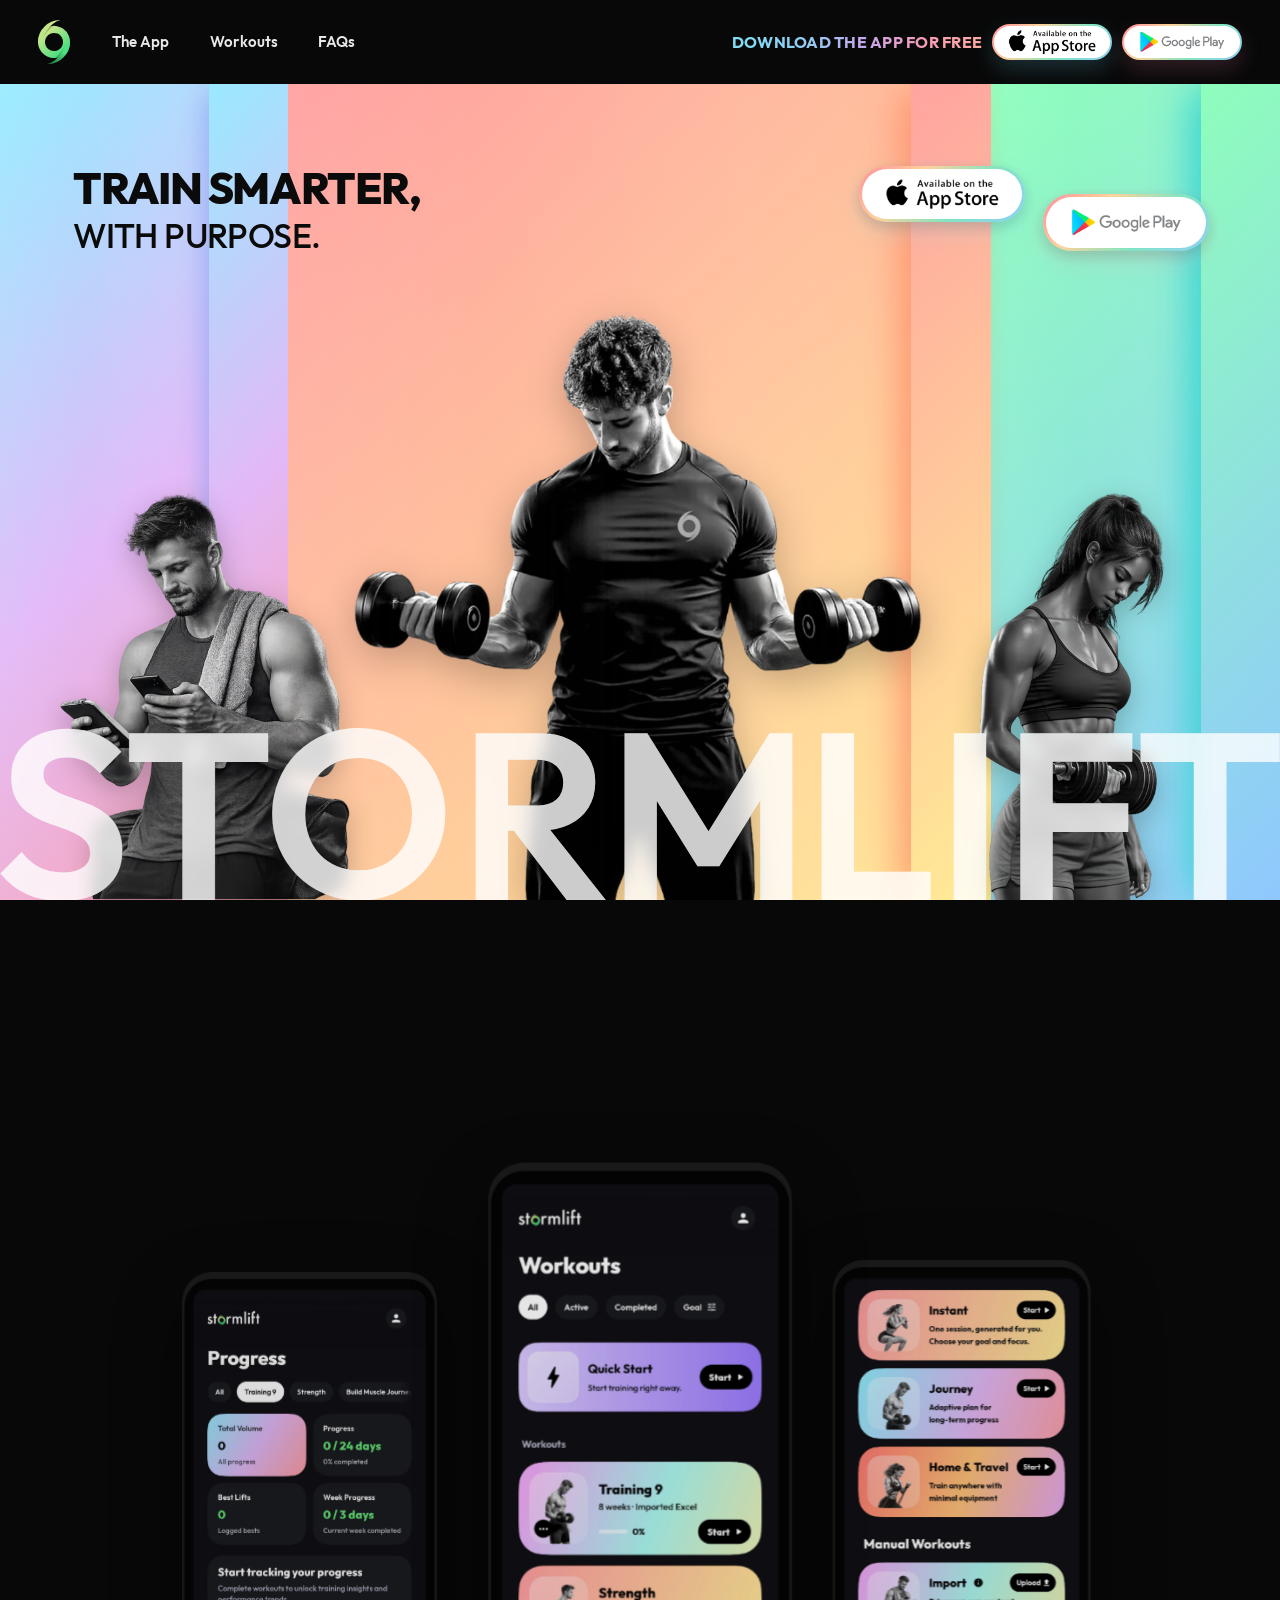
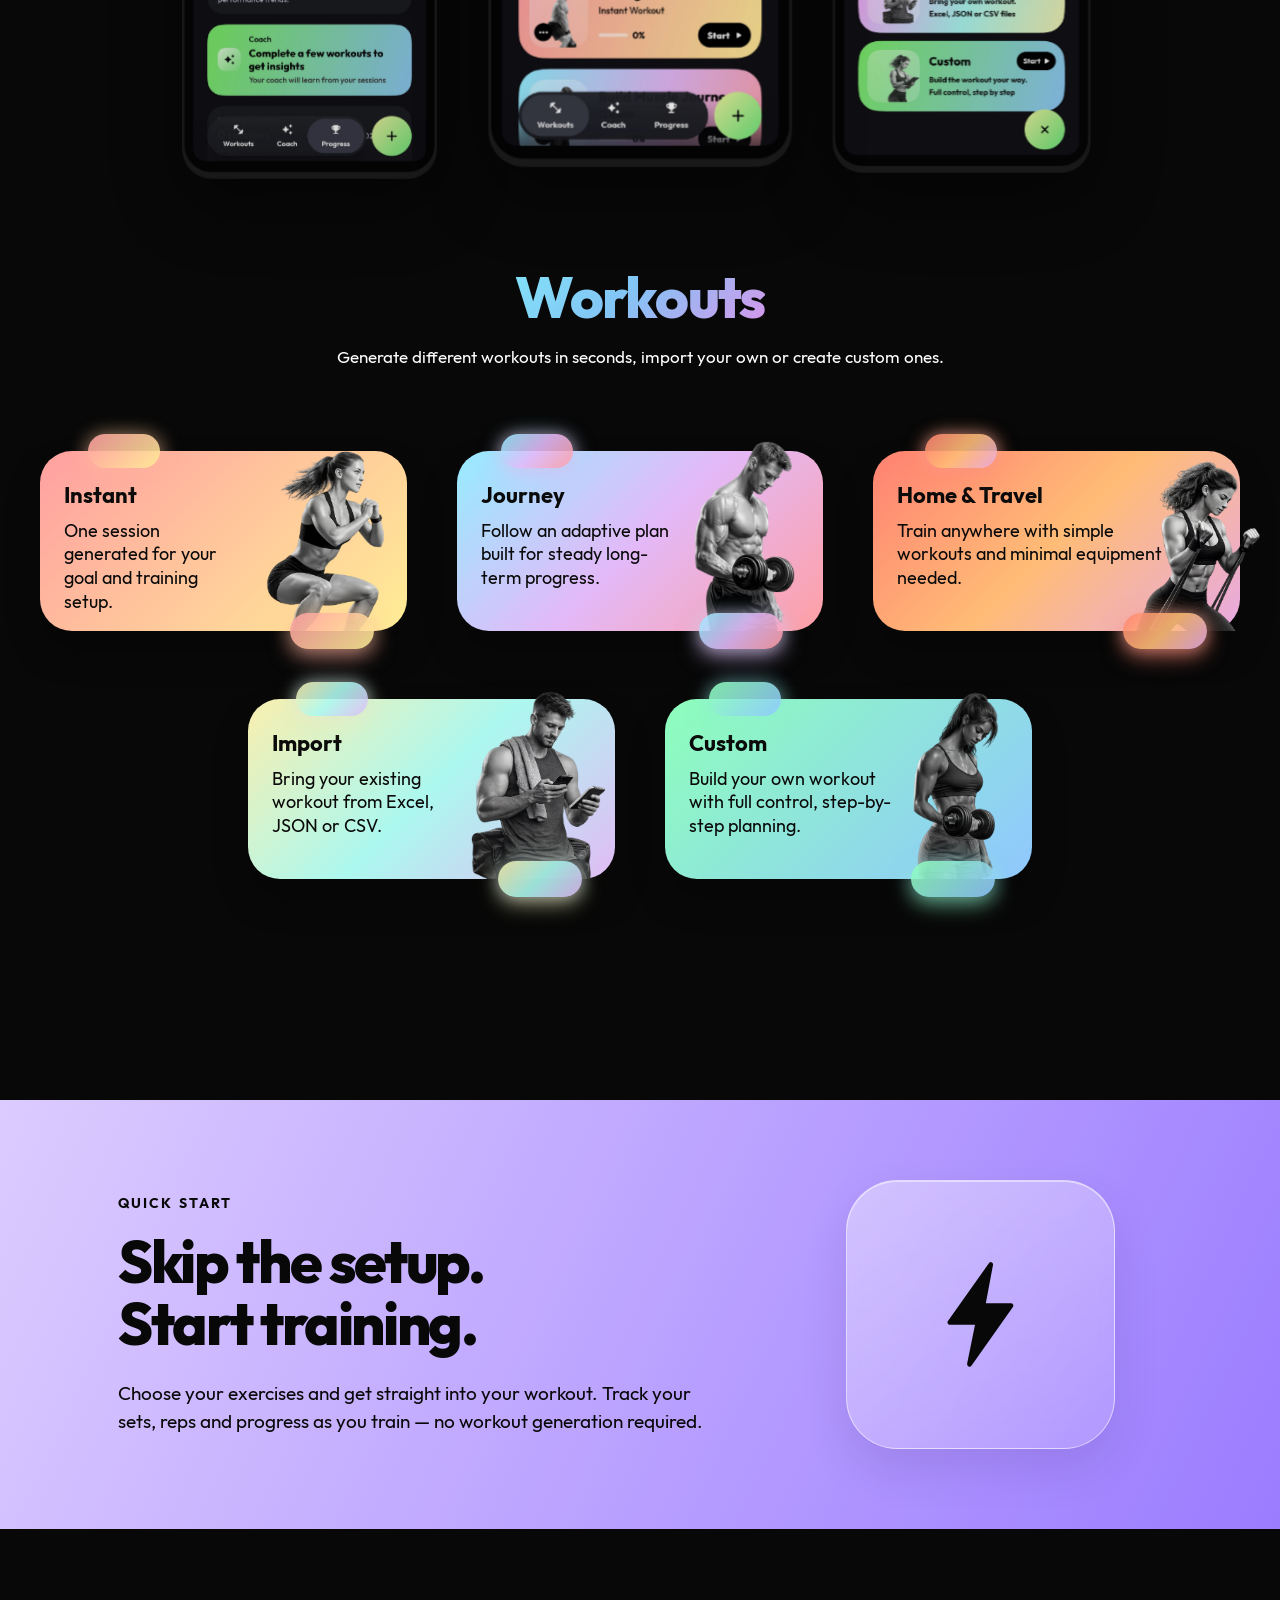
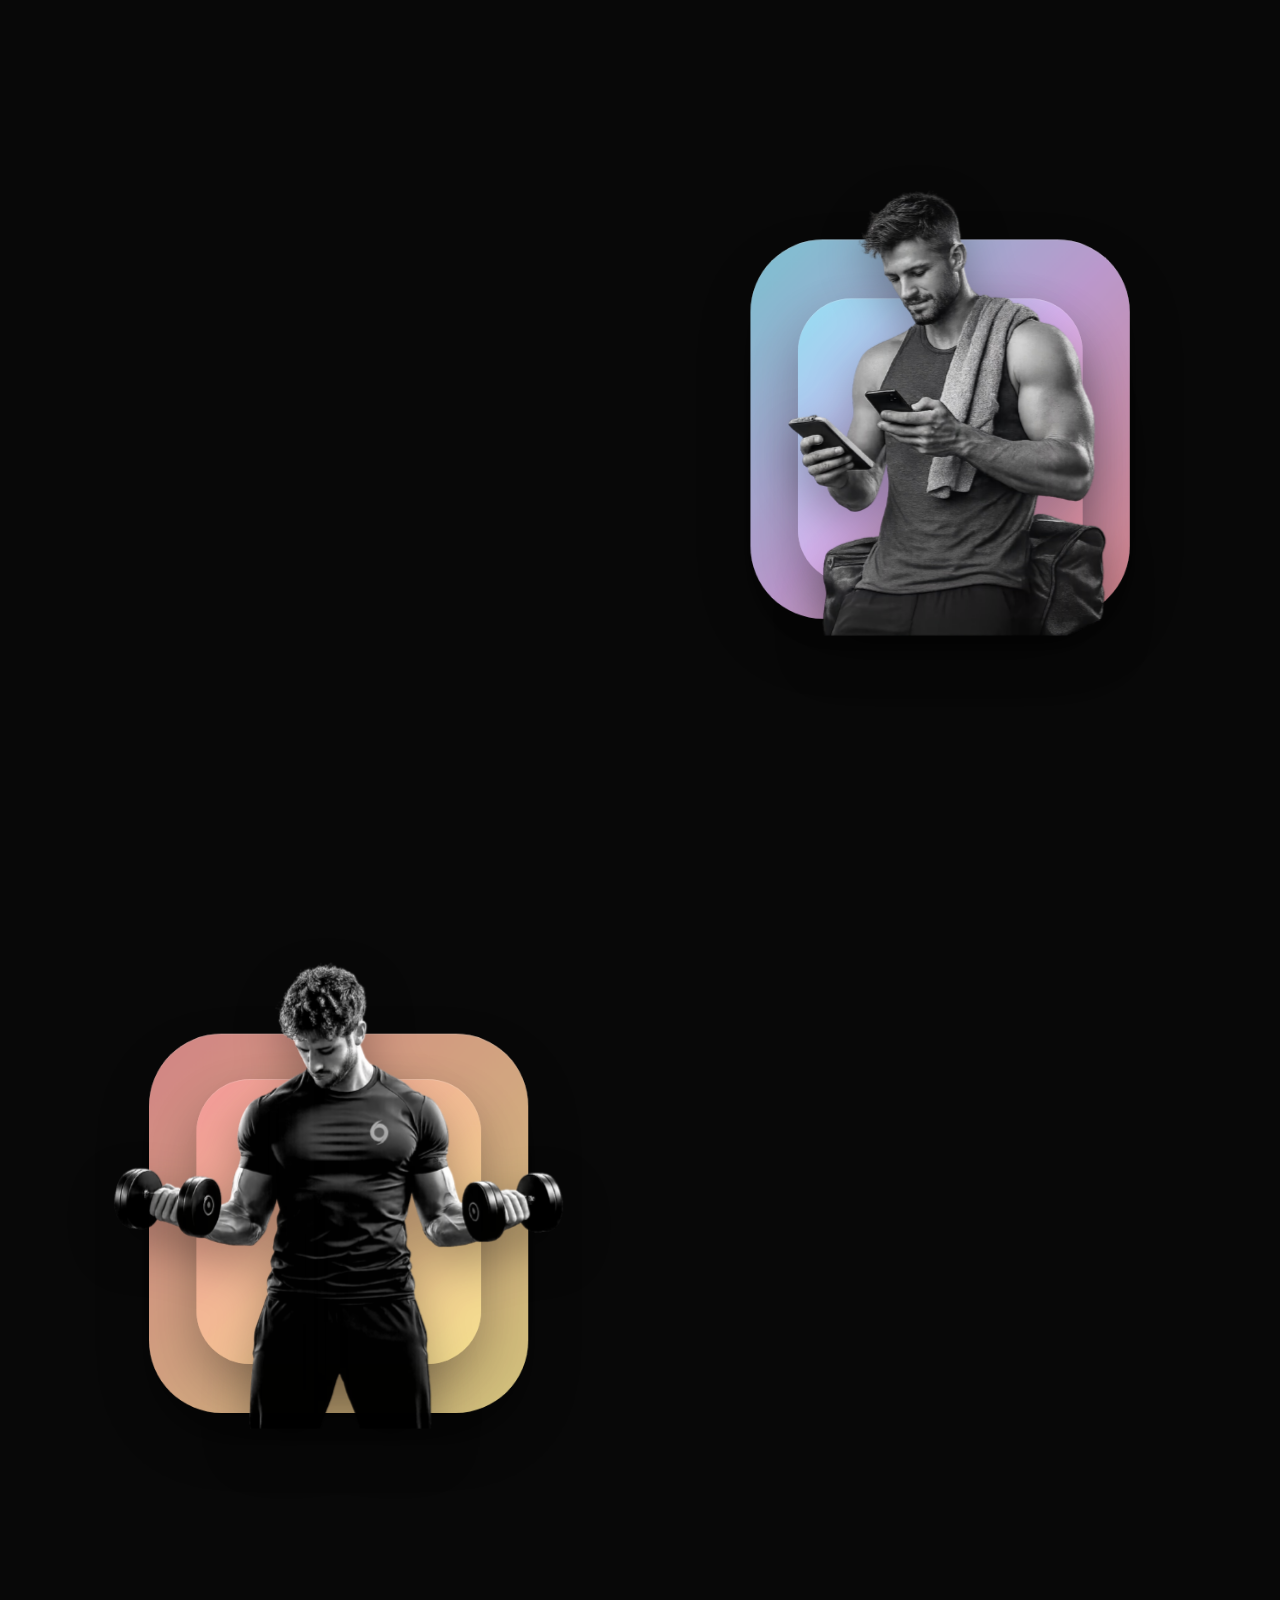
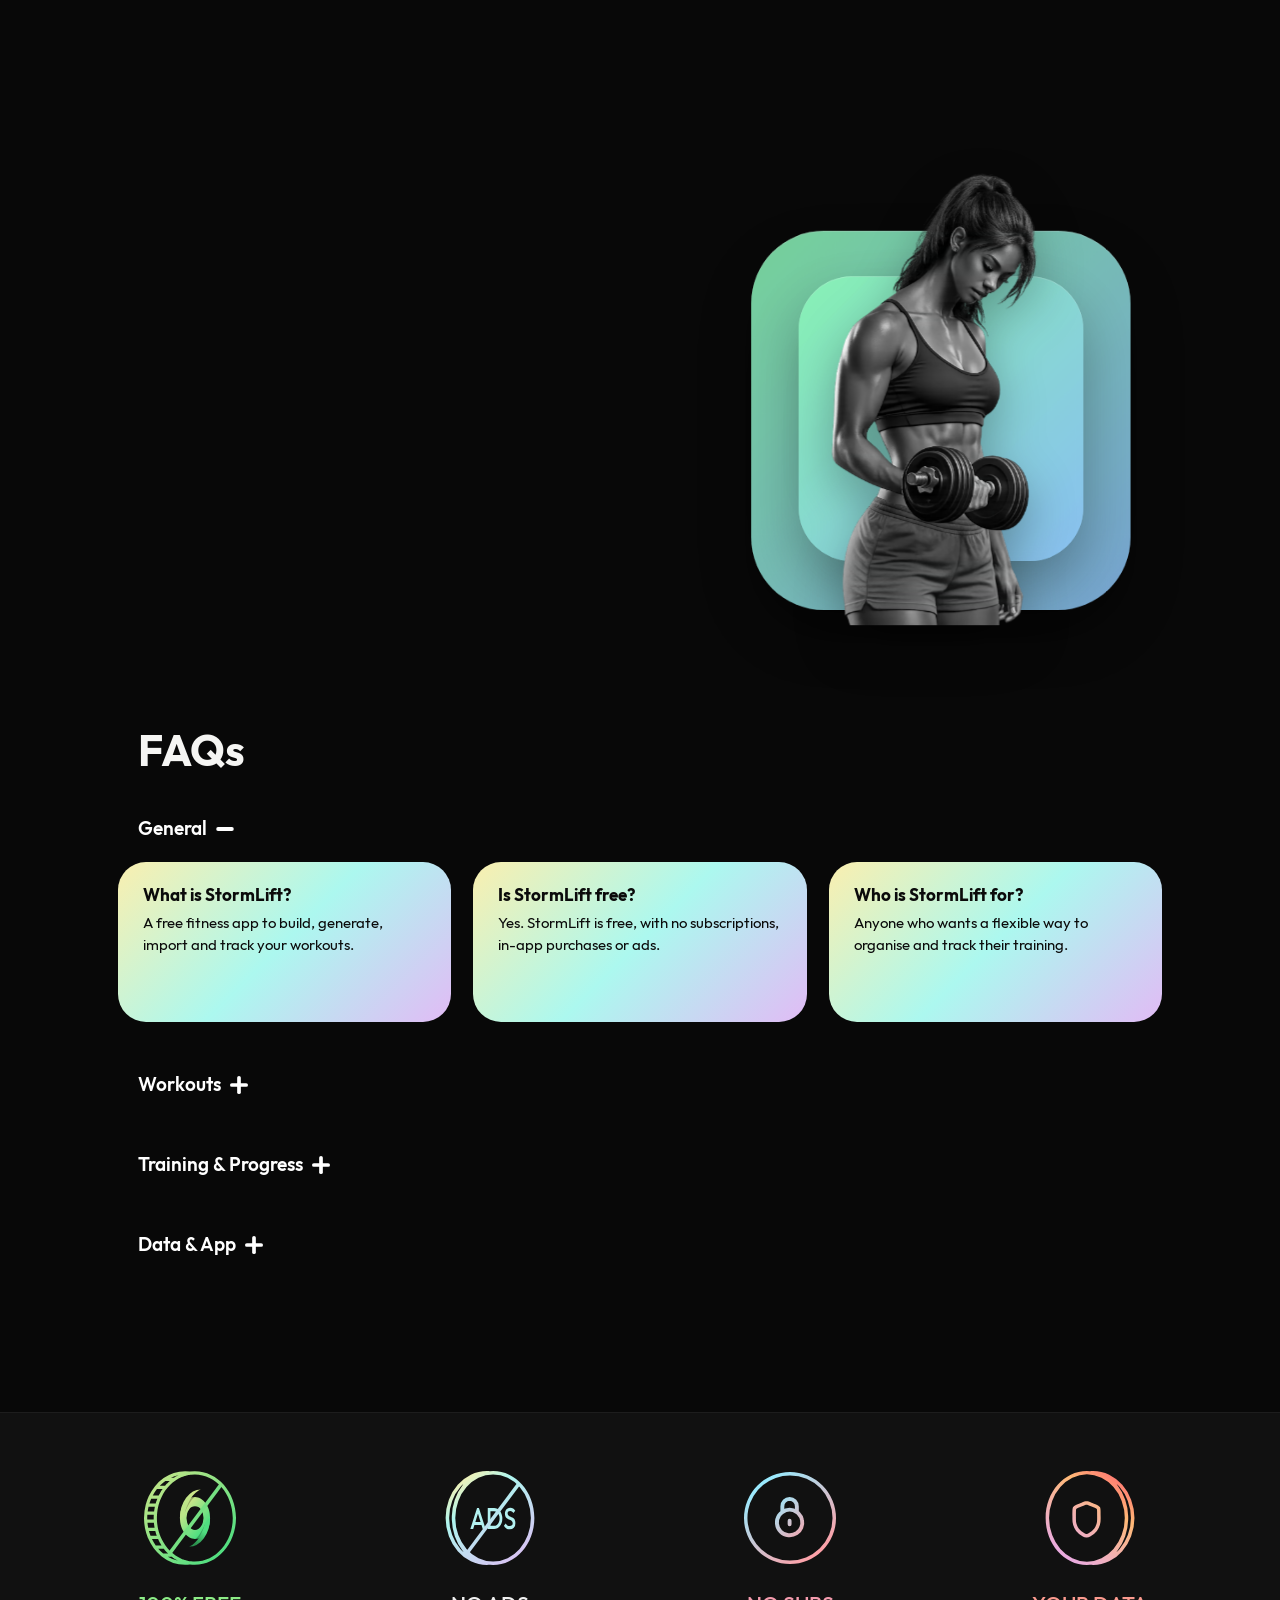
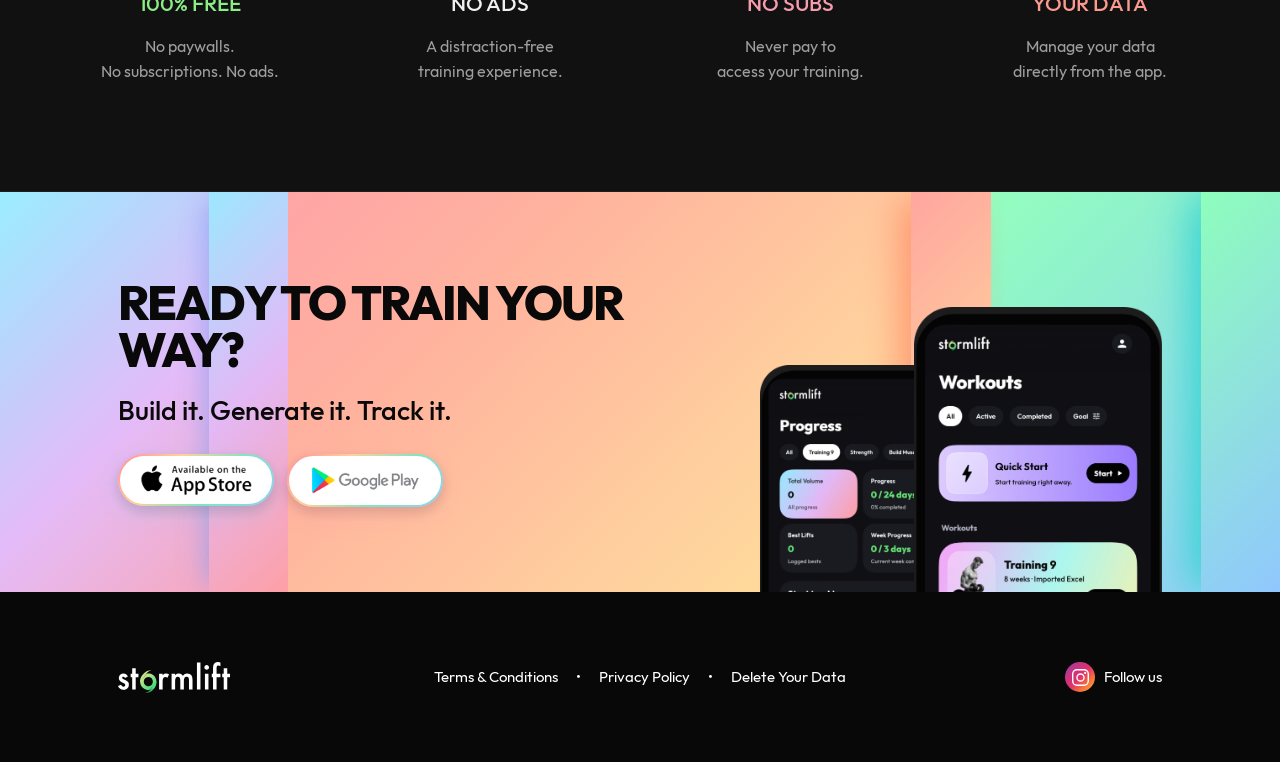
<file: index.html>
<!doctype html>
<html lang="en">
  <head>
    <meta charset="utf-8">
    <meta name="viewport" content="width=device-width, initial-scale=1">
    <script>
      (() => {
        const route = {
          "#privacy": "privacy/",
          "#terms": "terms/",
          "#contact": "terms/#contact"
        }[window.location.hash.toLowerCase()];
        if (route) window.location.replace(route);
      })();
    </script>
    <title>StormLift — Build it. Generate it. Track it.</title>
    <meta name="description" content="StormLift is a free fitness app for building, generating, importing and tracking workouts—without ads or subscriptions.">
    <meta name="theme-color" content="#080808">
    <link rel="canonical" href="https://stormlift.app/">
    <meta property="og:type" content="website">
    <meta property="og:title" content="StormLift — Train smarter, with purpose.">
    <meta property="og:description" content="Build, generate, import and track your workouts with StormLift. Free, with no ads or subscriptions.">
    <meta property="og:url" content="https://stormlift.app/">
    <meta property="og:site_name" content="StormLift">
    <meta property="og:image" content="https://stormlift.app/assets/social/stormlift-og-preview.png">
    <meta property="og:image:type" content="image/png">
    <meta property="og:image:width" content="1200">
    <meta property="og:image:height" content="630">
    <meta property="og:image:alt" content="StormLift's lime-green vortex on a black rounded-square app icon, centered on white.">
    <meta name="twitter:card" content="summary_large_image">
    <meta name="twitter:title" content="StormLift — Train smarter, with purpose.">
    <meta name="twitter:description" content="Build, generate, import and track your workouts with StormLift. Free, with no ads or subscriptions.">
    <meta name="twitter:image" content="https://stormlift.app/assets/social/stormlift-og-preview.png">
    <meta name="twitter:image:alt" content="StormLift's lime-green vortex on a black rounded-square app icon, centered on white.">
    <link rel="icon" href="assets/header/logo.svg" type="image/svg+xml">
    <link rel="preload" href="assets/fonts/outfit-regular.woff2" as="font" type="font/woff2" crossorigin>
    <link rel="preload" href="assets/hero-slider/hero-man-dumbbells.avif" as="image" type="image/avif" fetchpriority="high" imagesrcset="assets/hero-slider/hero-man-dumbbells-480.avif 480w, assets/hero-slider/hero-man-dumbbells-640.avif 640w, assets/hero-slider/hero-man-dumbbells.avif 850w" imagesizes="(max-width: 900px) 88vw, 44vw">
    <link rel="stylesheet" href="styles.css?v=footer-refinement-1">
    <script src="script.js?v=app-store-launch-1" defer></script>
  </head>
  <!-- Full restore: enable iOS/Hero/Feature/Final/Social flags, set footer layout to center, and disable the compact Header CTA. Hero swapping resumes automatically. -->
  <body class="home-page site-shell-page" data-ios-store-available="true" data-show-hero-store-buttons="true" data-show-feature-store-buttons="true" data-show-final-store-buttons="true" data-show-social-accounts="false" data-show-compact-header-play="false" data-footer-legal-layout="right">
    <a class="skip-link" href="#main-content">Skip to content</a>
    <header class="site-header">
      <a class="brand-mark" href="#top" aria-label="StormLift home"><img src="assets/header/logo.svg" width="48" height="65" alt=""></a>
      <nav class="site-nav" aria-label="Primary navigation">
        <a href="#app">The App</a><a href="#workouts">Workouts</a><a href="#faqs">FAQs</a>
      </nav>
      <div class="header-download-area">
        <div class="header-download" aria-hidden="true">Download the app for free</div>
        <div class="store-badges store-badges--small store-badges--header" aria-label="Get StormLift">
          <a class="store-link" data-link="appStore" aria-label="Download StormLift on the App Store"><img data-src="assets/hero-slider/app-store-logo.png" width="151" height="43" alt="Download on the App Store"></a>
          <a class="store-link" data-link="playStore" aria-label="Get StormLift on Google Play"><img src="assets/hero-slider/play-store-logo.png" width="155" height="45" alt="Get it on Google Play"></a>
        </div>
      </div>
    </header>

    <main id="main-content">
      <section class="hero-slider" id="top" aria-roledescription="carousel" aria-label="StormLift app highlights" data-slide="0">
        <div class="hero-stage">
          <div class="hero-copy" aria-live="off">
            <div class="hero-copy__item is-active" data-copy="0"><h1>Train smarter,<br><span>with purpose.</span></h1></div>
            <div class="hero-copy__item" data-copy="1" aria-hidden="true"><h2>Import a workout,<br><span>or generate new ones.</span></h2></div>
            <div class="hero-copy__item" data-copy="2" aria-hidden="true"><h2>No pay-walls,<br><span>just you training.</span></h2></div>
          </div>
          <div class="hero-gradient hero-gradient--strength" aria-hidden="true">
            <span class="hero-gradient__main"></span><span class="hero-gradient__strip"></span>
          </div>
          <div class="hero-gradient hero-gradient--coach" aria-hidden="true">
            <span class="hero-gradient__main"></span><span class="hero-gradient__strip"></span>
          </div>
          <div class="hero-gradient hero-gradient--focus" aria-hidden="true">
            <span class="hero-gradient__main"></span><span class="hero-gradient__strip"></span>
          </div>
          <span class="hero-wordmark hero-wordmark--blur" aria-hidden="true"></span>
          <button type="button" class="hero-person hero-person--strength" data-subject-slide="0" aria-label="Show dumbbell workout slide" aria-current="true" disabled tabindex="-1">
            <picture class="asset-picture"><source type="image/avif" srcset="assets/hero-slider/hero-man-dumbbells-480.avif 480w, assets/hero-slider/hero-man-dumbbells-640.avif 640w, assets/hero-slider/hero-man-dumbbells.avif 850w" sizes="(max-width: 900px) 88vw, 44vw"><img src="assets/hero-slider/hero-man-dumbbells.png" width="850" height="878" alt="" fetchpriority="high"></picture>
          </button>
          <button type="button" class="hero-person hero-person--coach" data-subject-slide="1" aria-label="Show woman slide">
            <picture class="asset-picture" data-deferred-hero><source type="image/avif" data-srcset="assets/hero-slider/hero-woman-420.avif 420w, assets/hero-slider/hero-woman-480.avif 480w, assets/hero-slider/hero-woman.avif 588w" data-sizes="(max-width: 900px) 88vw, 36vw"><img data-src="assets/hero-slider/hero-woman.png" width="588" height="882" alt="" decoding="async" fetchpriority="low"></picture>
          </button>
          <button type="button" class="hero-person hero-person--focus" data-subject-slide="2" aria-label="Show phone tracking slide">
            <picture class="asset-picture" data-deferred-hero><source type="image/avif" data-srcset="assets/hero-slider/hero-man-phones-480.avif 480w, assets/hero-slider/hero-man-phones.avif 638w" data-sizes="(max-width: 900px) 88vw, 36vw"><img data-src="assets/hero-slider/hero-man-phones.png" width="638" height="874" alt="" decoding="async" fetchpriority="low"></picture>
          </button>
          <script>
            if (window.matchMedia("(min-width: 901px)").matches) {
              document.currentScript.parentElement.querySelectorAll("[data-deferred-hero]").forEach((picture) => {
                const source = picture.querySelector("source[data-srcset]");
                const image = picture.querySelector("img[data-src]");
                if (source) {
                  source.srcset = source.dataset.srcset;
                  source.sizes = source.dataset.sizes;
                }
                if (image) image.src = image.dataset.src;
              });
            }
          </script>
          <div class="store-badges hero-store-badges" aria-label="Get StormLift">
            <a class="store-link" data-link="appStore" aria-label="Download StormLift on the App Store"><img data-src="assets/hero-slider/app-store-logo.png" width="151" height="43" alt="Download on the App Store"></a>
            <a class="store-link" data-link="playStore" aria-label="Get StormLift on Google Play"><img src="assets/hero-slider/play-store-logo.png" width="155" height="45" alt="Get it on Google Play"></a>
          </div>
          <img class="hero-wordmark hero-wordmark--front" src="assets/hero-slider/stormlift.svg" width="1920" height="259" alt="StormLift">
          <div class="hero-controls" role="group" aria-label="Choose hero slide">
            <button type="button" class="hero-control is-active" data-slide-control="0" aria-label="Show Train smarter" aria-pressed="true"></button>
            <button type="button" class="hero-control" data-slide-control="1" aria-label="Show Import or generate" aria-pressed="false"></button>
            <button type="button" class="hero-control" data-slide-control="2" aria-label="Show No pay-walls" aria-pressed="false"></button>
          </div>
        </div>
      </section>

      <section class="app-showcase section-shell" id="app" aria-labelledby="app-title">
        <h2 class="visually-hidden" id="app-title">The StormLift app</h2>
        <div class="phone-composition" data-scroll-motion>
          <div class="phone-unit phone-unit--left" data-phone="left">
            <picture class="asset-picture"><source type="image/avif" srcset="assets/app-phones/phone-left-240.avif?v=phones-20261109 240w, assets/app-phones/phone-left.avif?v=phones-20261109 1024w" sizes="(max-width: 640px) min(145px, 37vw), (max-width: 900px) 240px, (max-width: 1180px) 235px, clamp(294px, 18.46vw, 355px)"><img class="phone phone--left" src="assets/app-phones/phone-left.png?v=phones-20261109" width="373" height="742" alt="StormLift Progress screen showing workout metrics and muscle groups" decoding="async"></picture>
            <span class="phone-pill phone-pill--warm phone-pill--left-top" data-enter-x="-9" data-enter-y="8" aria-hidden="true"><span class="phone-pill__surface"></span></span>
            <span class="phone-pill phone-pill--warm phone-pill--left-bottom" data-enter-x="9" data-enter-y="7" aria-hidden="true"><span class="phone-pill__surface"></span></span>
          </div>
          <div class="phone-unit phone-unit--center" data-phone="center">
            <picture class="asset-picture"><source type="image/avif" srcset="assets/app-phones/phone-center-280.avif?v=phones-20261109 280w, assets/app-phones/phone-center.avif?v=phones-20261109 1024w" sizes="(max-width: 640px) min(187px, 47vw), (max-width: 900px) 292px, (max-width: 1180px) 287px, clamp(342px, 21.46vw, 413px)"><img class="phone phone--center" src="assets/app-phones/phone-center.png?v=phones-20261109" width="434" height="864" alt="StormLift Workouts screen with Quick Start and workout cards" decoding="async"></picture>
            <span class="phone-pill phone-pill--focus phone-pill--center-top" data-enter-x="-8" data-enter-y="8" aria-hidden="true"><span class="phone-pill__surface"></span></span>
            <span class="phone-pill phone-pill--focus phone-pill--center-middle" data-enter-x="9" data-enter-y="7" aria-hidden="true"><span class="phone-pill__surface"></span></span>
            <span class="phone-pill phone-pill--focus phone-pill--center-bottom" data-enter-x="-8" data-enter-y="7" aria-hidden="true"><span class="phone-pill__surface"></span></span>
          </div>
          <div class="phone-unit phone-unit--right" data-phone="right">
            <picture class="asset-picture"><source type="image/avif" srcset="assets/app-phones/phone-right-240.avif?v=phones-20261109 240w, assets/app-phones/phone-right.avif?v=phones-20261109 1024w" sizes="(max-width: 640px) min(145px, 37vw), (max-width: 900px) 240px, (max-width: 1180px) 235px, clamp(294px, 18.46vw, 355px)"><img class="phone phone--right" src="assets/app-phones/phone-right.png?v=phones-20261109" width="373" height="742" alt="StormLift Create Workout screen with adaptive and manual workout modes" decoding="async"></picture>
            <span class="phone-pill phone-pill--coach phone-pill--right-top" data-enter-x="9" data-enter-y="8" aria-hidden="true"><span class="phone-pill__surface"></span></span>
            <span class="phone-pill phone-pill--coach phone-pill--right-bottom" data-enter-x="-9" data-enter-y="7" aria-hidden="true"><span class="phone-pill__surface"></span></span>
          </div>
        </div>
      </section>

      <section class="workouts section-shell content-container" id="workouts" aria-labelledby="workouts-title" data-workouts-reveal>
        <div class="section-intro"><h2 class="gradient-heading gradient-heading--blue" id="workouts-title">Workouts</h2><p>Generate different workouts in seconds, import your own or create custom ones.</p></div>
        <div class="workout-grid">
          <article class="workout-card workout-card--quick"><div><h3>Instant</h3><p>One session generated for your goal and training setup.</p></div><picture class="asset-picture"><source type="image/avif" srcset="assets/workouts/quick-workout.avif"><img src="assets/workouts/quick-workout.png" width="184" height="248" alt="" loading="lazy" decoding="async"></picture><span class="workout-glow workout-glow--top" aria-hidden="true"></span><span class="workout-glow workout-glow--bottom" aria-hidden="true"></span></article>
          <article class="workout-card workout-card--journey"><div><h3>Journey</h3><p>Follow an adaptive plan built for steady long-term progress.</p></div><picture class="asset-picture"><source type="image/avif" srcset="assets/workouts/workout-journey.avif"><img src="assets/workouts/workout-journey.png" width="232" height="248" alt="" loading="lazy" decoding="async"></picture><span class="workout-glow workout-glow--top" aria-hidden="true"></span><span class="workout-glow workout-glow--bottom" aria-hidden="true"></span></article>
          <article class="workout-card workout-card--travel"><div><h3>Home &amp; Travel</h3><p>Train anywhere with simple workouts and minimal equipment needed.</p></div><picture class="asset-picture"><source type="image/avif" srcset="assets/workouts/home-and-travel.avif"><img src="assets/workouts/home-and-travel.png" width="190" height="284" alt="" loading="lazy" decoding="async"></picture><span class="workout-glow workout-glow--top" aria-hidden="true"></span><span class="workout-glow workout-glow--bottom" aria-hidden="true"></span></article>
          <article class="workout-card workout-card--import"><div><h3>Import</h3><p>Bring your existing workout from Excel, JSON or CSV.</p></div><picture class="asset-picture"><source type="image/avif" srcset="assets/workouts/import-workout.avif"><img src="assets/workouts/import-workout.png" width="182" height="248" alt="" loading="lazy" decoding="async"></picture><span class="workout-glow workout-glow--top" aria-hidden="true"></span><span class="workout-glow workout-glow--bottom" aria-hidden="true"></span></article>
          <article class="workout-card workout-card--custom"><div><h3>Custom</h3><p>Build your own workout with full control, step-by-step planning.</p></div><picture class="asset-picture"><source type="image/avif" srcset="assets/workouts/custom-workout.avif"><img src="assets/workouts/custom-workout.png" width="165" height="248" alt="" loading="lazy" decoding="async"></picture><span class="workout-glow workout-glow--top" aria-hidden="true"></span><span class="workout-glow workout-glow--bottom" aria-hidden="true"></span></article>
        </div>
      </section>

      <section class="quick-start" id="quick-start" aria-labelledby="quick-start-title">
        <div class="quick-start__content section-shell content-container">
          <div class="quick-start__copy">
            <p class="quick-start__eyebrow">QUICK START</p>
            <h2 id="quick-start-title">Skip the setup. Start training.</h2>
            <p class="quick-start__body">Choose your exercises and get straight into your workout. Track your sets, reps and progress as you train — no workout generation required.</p>
          </div>
          <div class="quick-start__visual" aria-hidden="true">
            <div class="quick-start__glass">
              <svg viewBox="0 0 100 100" fill="currentColor" focusable="false"><path d="M57 7a2 2 0 0 1 3 2L54 41h21a2 2 0 0 1 1.7 3L42 93a2 2 0 0 1-3.6-1.5L45 59H24a2 2 0 0 1-1.7-3L57 7Z"/></svg>
            </div>
          </div>
        </div>
      </section>

      <section class="features section-shell content-container" aria-label="StormLift features">
        <article class="feature feature--focus" id="focus" data-scroll-motion>
          <div class="feature-copy"><h2 class="gradient-heading gradient-heading--blue">Focus</h2><p>Train with a plan that makes sense.</p><p>Build your own workouts or generate structured sessions based on your goals, workout split and preferences.</p><div class="store-badges store-badges--small" aria-label="Get StormLift"><a class="store-link" data-link="appStore" aria-label="Download StormLift on the App Store"><img data-src="assets/hero-slider/app-store-logo.png" width="151" height="43" alt="Download on the App Store" loading="lazy"></a><a class="store-link" data-link="playStore" aria-label="Get StormLift on Google Play"><img src="assets/hero-slider/play-store-logo.png" width="155" height="45" alt="Get it on Google Play" loading="lazy"></a></div></div>
          <div class="feature-art feature-art--focus"><span class="feature-shape feature-shape--back" aria-hidden="true"></span><span class="feature-shape feature-shape--front" aria-hidden="true"></span><span class="feature-orb feature-orb--one" data-motion-side="right" aria-hidden="true"></span><span class="feature-orb feature-orb--two" data-motion-side="left" aria-hidden="true"></span><picture class="asset-picture"><source type="image/avif" srcset="assets/hero-slider/hero-man-phones-480.avif 480w, assets/hero-slider/hero-man-phones.avif 638w" sizes="(max-width: 780px) 68vw, 36vw"><img src="assets/hero-slider/hero-man-phones.png" width="638" height="874" alt="Athlete reviewing a workout on his phone" loading="lazy" decoding="async"></picture></div>
        </article>
        <article class="feature feature--track feature--reverse" id="track" data-scroll-motion>
          <div class="feature-copy"><h2 class="gradient-heading gradient-heading--warm">Track</h2><p>Every set. Every session. Your progress.</p><p>Track weights, reps and completed workouts while StormLift keeps your training history organised.</p><div class="store-badges store-badges--small" aria-label="Get StormLift"><a class="store-link" data-link="appStore" aria-label="Download StormLift on the App Store"><img data-src="assets/hero-slider/app-store-logo.png" width="151" height="43" alt="Download on the App Store" loading="lazy"></a><a class="store-link" data-link="playStore" aria-label="Get StormLift on Google Play"><img src="assets/hero-slider/play-store-logo.png" width="155" height="45" alt="Get it on Google Play" loading="lazy"></a></div></div>
          <div class="feature-art feature-art--track"><span class="feature-shape feature-shape--back" aria-hidden="true"></span><span class="feature-shape feature-shape--front" aria-hidden="true"></span><span class="feature-orb feature-orb--one" data-motion-side="left" aria-hidden="true"></span><span class="feature-orb feature-orb--two" data-motion-side="right" aria-hidden="true"></span><picture class="asset-picture"><source type="image/avif" srcset="assets/hero-slider/hero-man-dumbbells-480.avif 480w, assets/hero-slider/hero-man-dumbbells-640.avif 640w, assets/hero-slider/hero-man-dumbbells.avif 850w" sizes="(max-width: 780px) 68vw, 36vw"><img src="assets/hero-slider/hero-man-dumbbells.png" width="850" height="878" alt="Athlete tracking a dumbbell workout" loading="lazy" decoding="async"></picture></div>
        </article>
        <article class="feature feature--coach" id="adaptive-coach" data-scroll-motion>
          <div class="feature-copy"><h2 class="gradient-heading gradient-heading--green">Adaptive Coach</h2><p>Guidance that responds to your training.</p><p>Get workout suggestions based on your training and preferences, helping you decide what to train next.</p><div class="store-badges store-badges--small" aria-label="Get StormLift"><a class="store-link" data-link="appStore" aria-label="Download StormLift on the App Store"><img data-src="assets/hero-slider/app-store-logo.png" width="151" height="43" alt="Download on the App Store" loading="lazy"></a><a class="store-link" data-link="playStore" aria-label="Get StormLift on Google Play"><img src="assets/hero-slider/play-store-logo.png" width="155" height="45" alt="Get it on Google Play" loading="lazy"></a></div></div>
          <div class="feature-art feature-art--coach"><span class="feature-shape feature-shape--back" aria-hidden="true"></span><span class="feature-shape feature-shape--front" aria-hidden="true"></span><span class="feature-orb feature-orb--one" data-motion-side="left" aria-hidden="true"></span><span class="feature-orb feature-orb--two" data-motion-side="right" aria-hidden="true"></span><picture class="asset-picture"><source type="image/avif" srcset="assets/hero-slider/hero-woman-420.avif 420w, assets/hero-slider/hero-woman-480.avif 480w, assets/hero-slider/hero-woman.avif 588w" sizes="(max-width: 780px) 68vw, 36vw"><img src="assets/hero-slider/hero-woman.png" width="588" height="882" alt="Athlete following an adaptive dumbbell workout" loading="lazy" decoding="async"></picture></div>
        </article>
      </section>

      <section class="faq-section section-shell content-container" id="faqs" aria-labelledby="faq-title">
        <h2 id="faq-title" class="reveal">FAQs</h2>
        <div class="faq-accordion">
          <section class="faq-category reveal"><h3><button class="faq-toggle" type="button" aria-expanded="true" aria-controls="faq-general"><span>General</span><img src="assets/faqs/minus.svg" width="15" height="15" alt=""></button></h3><div class="faq-panel" id="faq-general"><div class="faq-grid"><article class="faq-card faq-card--warm"><h4>What is StormLift?</h4><p>A free fitness app to build, generate, import and track your workouts.</p></article><article class="faq-card faq-card--green"><h4>Is StormLift free?</h4><p>Yes. StormLift is free, with no subscriptions, in-app purchases or ads.</p></article><article class="faq-card faq-card--blue"><h4>Who is StormLift for?</h4><p>Anyone who wants a flexible way to organise and track their training.</p></article></div></div></section>
          <section class="faq-category reveal"><h3><button class="faq-toggle" type="button" aria-expanded="false" aria-controls="faq-workouts"><span>Workouts</span><img src="assets/faqs/plus.svg" width="15" height="15" alt=""></button></h3><div class="faq-panel" id="faq-workouts" hidden><div class="faq-grid"><article class="faq-card faq-card--pink"><h4>Can StormLift generate workouts?</h4><p>Yes. Generate workouts based on your training setup and preferences.</p></article><article class="faq-card faq-card--blue"><h4>Can I build my own workouts?</h4><p>Yes. Create workouts from scratch with full control over every detail.</p></article><article class="faq-card faq-card--pink"><h4>Can I import my current workouts?</h4><p>Yes. Import workout plans from Excel, CSV or JSON files.</p></article></div></div></section>
          <section class="faq-category reveal"><h3><button class="faq-toggle" type="button" aria-expanded="false" aria-controls="faq-progress"><span>Training &amp; Progress</span><img src="assets/faqs/plus.svg" width="15" height="15" alt=""></button></h3><div class="faq-panel" id="faq-progress" hidden><div class="faq-grid"><article class="faq-card faq-card--green"><h4>Can I track my workouts?</h4><p>Yes. Log sets, reps, weights and completed workouts.</p></article><article class="faq-card faq-card--green"><h4>Does StormLift save my progress?</h4><p>Yes. Your workout history is organised so you can track progress over time.</p></article><article class="faq-card faq-card--blue"><h4>Can I duplicate workouts?</h4><p>Yes. Clone workouts or training days to reuse your programming faster.</p></article></div></div></section>
          <section class="faq-category reveal"><h3><button class="faq-toggle" type="button" aria-expanded="false" aria-controls="faq-data"><span>Data &amp; App</span><img src="assets/faqs/plus.svg" width="15" height="15" alt=""></button></h3><div class="faq-panel" id="faq-data" hidden><div class="faq-grid"><article class="faq-card faq-card--warm"><h4>Can I train at home?</h4><p>Yes. Home &amp; Travel workouts are designed for limited space and equipment.</p></article><article class="faq-card faq-card--pink"><h4>Can I delete my data?</h4><p>Yes. You can delete all StormLift-managed data directly from the app.</p></article><article class="faq-card faq-card--pink"><h4>Is StormLift a medical app?</h4><p>No. StormLift is a fitness app and does not replace professional healthcare advice.</p></article></div></div></section>
        </div>
      </section>

      <section class="benefits" id="benefits" aria-label="StormLift benefits" data-benefits-reveal><div class="benefits-grid section-shell">
        <article class="benefit"><img src="assets/icons/100-free.svg" width="105" height="107" alt="" loading="lazy"><h2>100% Free</h2><p>No paywalls.<br>No subscriptions. No ads.</p></article>
        <article class="benefit"><img src="assets/icons/no-ads.svg" width="101" height="107" alt="" loading="lazy"><h2>No Ads</h2><p>A distraction-free<br>training experience.</p></article>
        <article class="benefit"><img src="assets/icons/no-subs.svg" width="107" height="107" alt="" loading="lazy"><h2>No Subs</h2><p>Never pay to<br>access your training.</p></article>
        <article class="benefit"><img src="assets/icons/your-data.svg" width="101" height="107" alt="" loading="lazy"><h2>Your Data</h2><p>Manage your data<br>directly from the app.</p></article>
      </div></section>

      <section class="final-cta" id="download" aria-labelledby="cta-title" data-cta-reveal>
        <div class="final-cta__backdrop" aria-hidden="true">
          <div class="final-cta-gradient final-cta-gradient--focus"><span class="final-cta-gradient__main"></span><span class="final-cta-gradient__strip"></span></div>
          <div class="final-cta-gradient final-cta-gradient--strength"><span class="final-cta-gradient__main"></span><span class="final-cta-gradient__strip"></span></div>
          <div class="final-cta-gradient final-cta-gradient--coach"><span class="final-cta-gradient__main"></span><span class="final-cta-gradient__strip"></span></div>
        </div>
        <div class="final-cta__content section-shell content-container"><div class="final-cta__copy"><h2 id="cta-title">Ready to train your way?</h2><p>Build it. Generate it. Track it.</p><div class="store-badges store-badges--small" aria-label="Get StormLift"><a class="store-link" data-link="appStore" aria-label="Download StormLift on the App Store"><img data-src="assets/hero-slider/app-store-logo.png" width="151" height="43" alt="Download on the App Store" loading="lazy"></a><a class="store-link" data-link="playStore" aria-label="Get StormLift on Google Play"><img src="assets/hero-slider/play-store-logo.png" width="155" height="45" alt="Get it on Google Play" loading="lazy"></a></div></div><div class="final-cta__phones" aria-hidden="true"><picture class="asset-picture"><source type="image/avif" srcset="assets/final-cta/phone-small-left.avif?v=phones-20261109"><img class="final-phone final-phone--small" src="assets/final-cta/phone-small-left.png?v=phones-20261109" width="257" height="315" alt="" loading="lazy" decoding="async"></picture><picture class="asset-picture"><source type="image/avif" srcset="assets/final-cta/phone-big-right.avif?v=phones-20261109"><img class="final-phone final-phone--big" src="assets/final-cta/phone-big-right.png?v=phones-20261109" width="318" height="389" alt="" loading="lazy" decoding="async"></picture></div></div>
      </section>
    </main>

    <footer class="site-footer" data-footer-reveal>
      <a class="footer-brand" href="#top" aria-label="StormLift home"><img src="assets/footer/logo-footer.svg" width="168" height="46" alt="StormLift" loading="lazy"></a>
      <nav class="footer-nav" aria-label="Legal navigation"><a href="terms/">Terms &amp; Conditions</a><span aria-hidden="true">•</span><a href="privacy/">Privacy Policy</a><span aria-hidden="true">•</span><a href="delete-data/" data-delete-data>Delete Your Data</a></nav>
      <a class="footer-instagram" href="https://www.instagram.com/stormliftapp/" target="_blank" rel="noopener noreferrer" aria-label="Follow StormLift on Instagram (@stormliftapp)">
        <span class="footer-instagram__icon" aria-hidden="true"><img src="assets/footer/logo-instagram.svg" width="17" height="17" alt="" loading="lazy"></span>
        <span>Follow us</span>
      </a>
    </footer>
  </body>
</html>
</file>
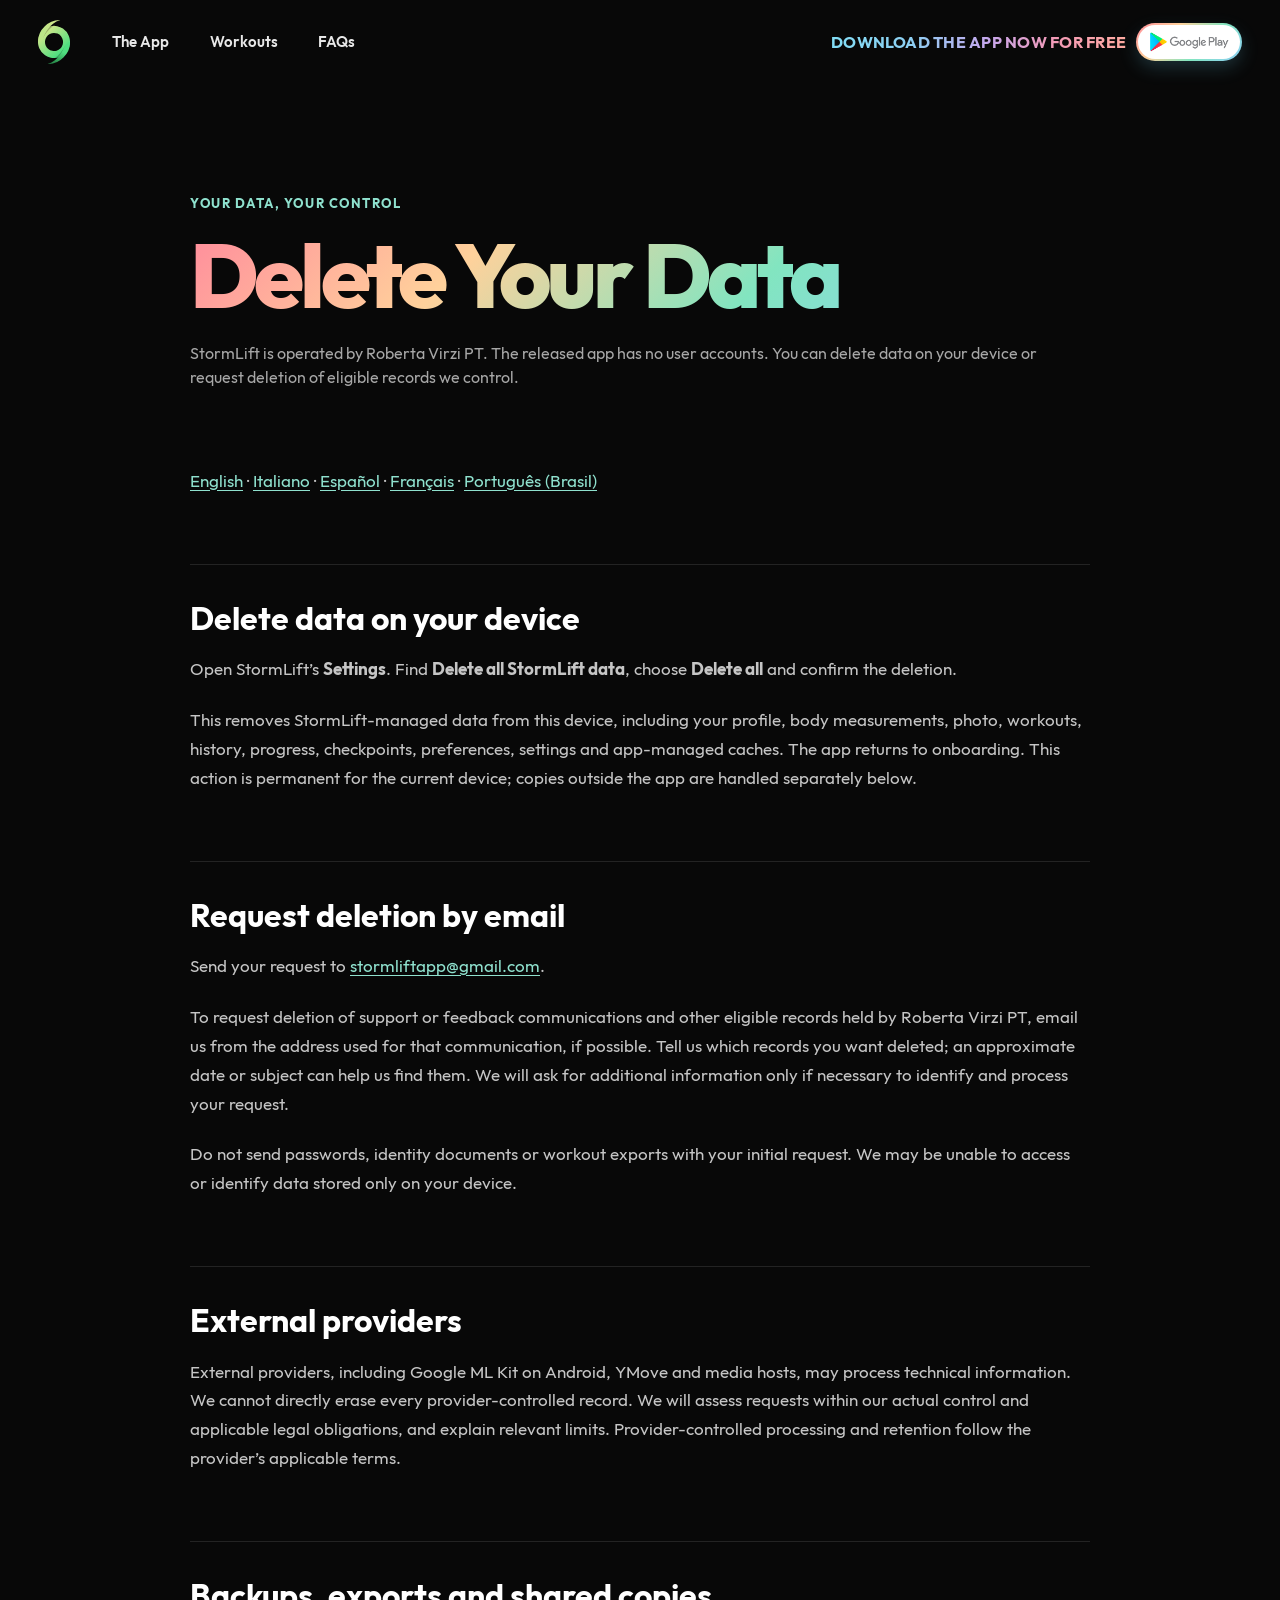
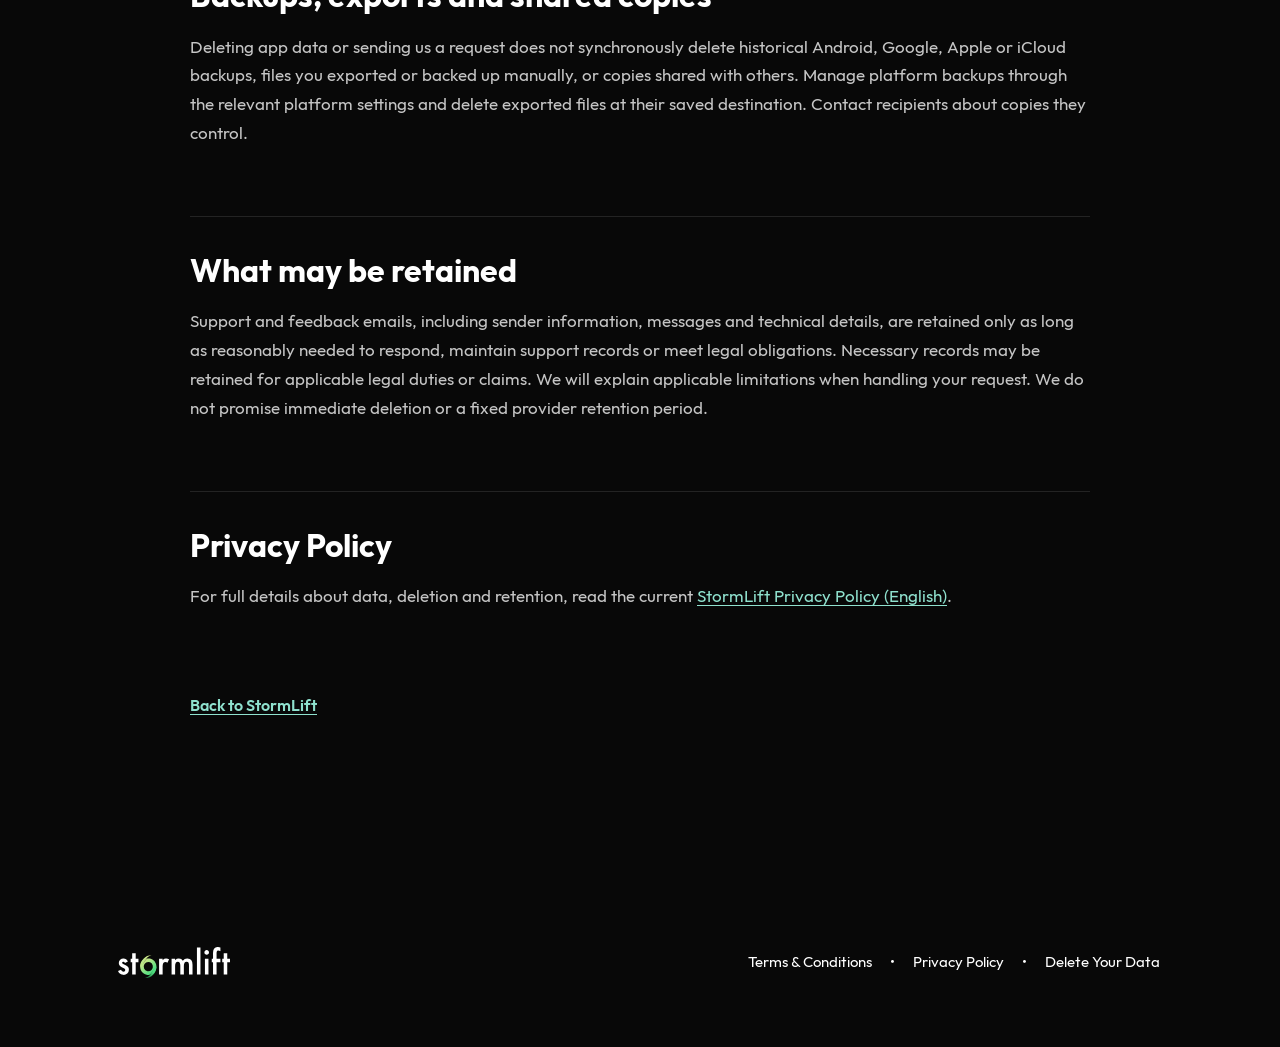
<file: delete-data/index.html>
<!doctype html>
<html lang="en">
  <head>
    <meta charset="utf-8">
    <meta name="viewport" content="width=device-width, initial-scale=1">
    <title>Delete Your Data — StormLift</title>
    <meta name="description" content="StormLift is operated by Roberta Virzi PT. The released app has no user accounts. You can delete data on your device or request deletion of eligible records we control.">
    <meta name="theme-color" content="#080808">
    <link rel="canonical" href="https://stormlift.app/delete-data/">
    <link rel="alternate" hreflang="en" href="https://stormlift.app/delete-data/">
    <link rel="alternate" hreflang="it" href="https://stormlift.app/delete-data/it/">
    <link rel="alternate" hreflang="es" href="https://stormlift.app/delete-data/es/">
    <link rel="alternate" hreflang="fr" href="https://stormlift.app/delete-data/fr/">
    <link rel="alternate" hreflang="pt-BR" href="https://stormlift.app/delete-data/pt-br/">
    <link rel="alternate" hreflang="x-default" href="https://stormlift.app/delete-data/">
    <link rel="icon" href="../assets/header/logo.svg" type="image/svg+xml">
    <link rel="stylesheet" href="../styles.css?v=delete-data-1">
    <script src="../legal.js?v=delete-data-1" defer></script>
  </head>
  <body class="legal-page site-shell-page" data-ios-store-available="false" data-show-social-accounts="false" data-show-compact-header-play="true" data-footer-legal-layout="right">
    <a class="skip-link" href="#legal-content">Skip to content</a>
    <header class="site-header">
      <a class="brand-mark" href="../" aria-label="StormLift home"><img src="../assets/header/logo.svg" width="48" height="65" alt=""></a>
      <nav class="site-nav" aria-label="StormLift home"><a href="../#app">The App</a><a href="../#workouts">Workouts</a><a href="../#faqs">FAQs</a></nav>
      <div class="header-download-area">
        <div class="header-download" aria-hidden="true">Download the app now for free</div>
        <a class="store-link header-play-cta" data-link="playStore" aria-label="Get StormLift on Google Play"><img src="../assets/hero-slider/play-store-logo.png" width="155" height="45" alt="Get StormLift on Google Play"></a>
      </div>
    </header>
    <main class="legal-main" id="legal-content">
      <header class="legal-hero">
        <p class="legal-eyebrow">Your data, your control</p>
        <h1>Delete Your Data</h1>
        <p class="legal-effective">StormLift is operated by Roberta Virzi PT. The released app has no user accounts. You can delete data on your device or request deletion of eligible records we control.</p>
      </header>
      <article class="legal-content">
        <nav aria-label="Language"><p><a href="../delete-data/" lang="en" hreflang="en" aria-current="page">English</a> · <a href="../delete-data/it/" lang="it" hreflang="it">Italiano</a> · <a href="../delete-data/es/" lang="es" hreflang="es">Español</a> · <a href="../delete-data/fr/" lang="fr" hreflang="fr">Français</a> · <a href="../delete-data/pt-br/" lang="pt-BR" hreflang="pt-BR">Português (Brasil)</a></p></nav>
        <h2>Delete data on your device</h2>
        <p>Open StormLift’s <strong>Settings</strong>. Find <strong>Delete all StormLift data</strong>, choose <strong>Delete all</strong> and confirm the deletion.</p>
        <p>This removes StormLift-managed data from this device, including your profile, body measurements, photo, workouts, history, progress, checkpoints, preferences, settings and app-managed caches. The app returns to onboarding. This action is permanent for the current device; copies outside the app are handled separately below.</p>
        <h2 id="request-deletion">Request deletion by email</h2>
        <p>Send your request to <a href="mailto:stormliftapp@gmail.com">stormliftapp@gmail.com</a>.</p>
        <p>To request deletion of support or feedback communications and other eligible records held by Roberta Virzi PT, email us from the address used for that communication, if possible. Tell us which records you want deleted; an approximate date or subject can help us find them. We will ask for additional information only if necessary to identify and process your request.</p>
        <p>Do not send passwords, identity documents or workout exports with your initial request. We may be unable to access or identify data stored only on your device.</p>
        <h2>External providers</h2>
        <p>External providers, including Google ML Kit on Android, YMove and media hosts, may process technical information. We cannot directly erase every provider-controlled record. We will assess requests within our actual control and applicable legal obligations, and explain relevant limits. Provider-controlled processing and retention follow the provider’s applicable terms.</p>
        <h2>Backups, exports and shared copies</h2>
        <p>Deleting app data or sending us a request does not synchronously delete historical Android, Google, Apple or iCloud backups, files you exported or backed up manually, or copies shared with others. Manage platform backups through the relevant platform settings and delete exported files at their saved destination. Contact recipients about copies they control.</p>
        <h2>What may be retained</h2>
        <p>Support and feedback emails, including sender information, messages and technical details, are retained only as long as reasonably needed to respond, maintain support records or meet legal obligations. Necessary records may be retained for applicable legal duties or claims. We will explain applicable limitations when handling your request. We do not promise immediate deletion or a fixed provider retention period.</p>
        <h2>Privacy Policy</h2>
        <p>For full details about data, deletion and retention, read the current <a href="../privacy/" hreflang="en">StormLift Privacy Policy (English)</a>.</p>
        <a class="legal-back" href="../">Back to StormLift</a>
      </article>
    </main>
    <footer class="site-footer" data-footer-reveal>
      <a class="footer-brand" href="../" aria-label="StormLift home"><img src="../assets/footer/logo-footer.svg" width="168" height="46" alt="StormLift" loading="lazy"></a>
      <nav class="footer-nav" aria-label="Legal navigation"><a href="../terms/" hreflang="en">Terms & Conditions</a><span aria-hidden="true">•</span><a href="../privacy/" hreflang="en">Privacy Policy</a><span aria-hidden="true">•</span><a href="./" data-delete-data aria-current="page">Delete Your Data</a></nav>
    </footer>
  </body>
</html>
</file>
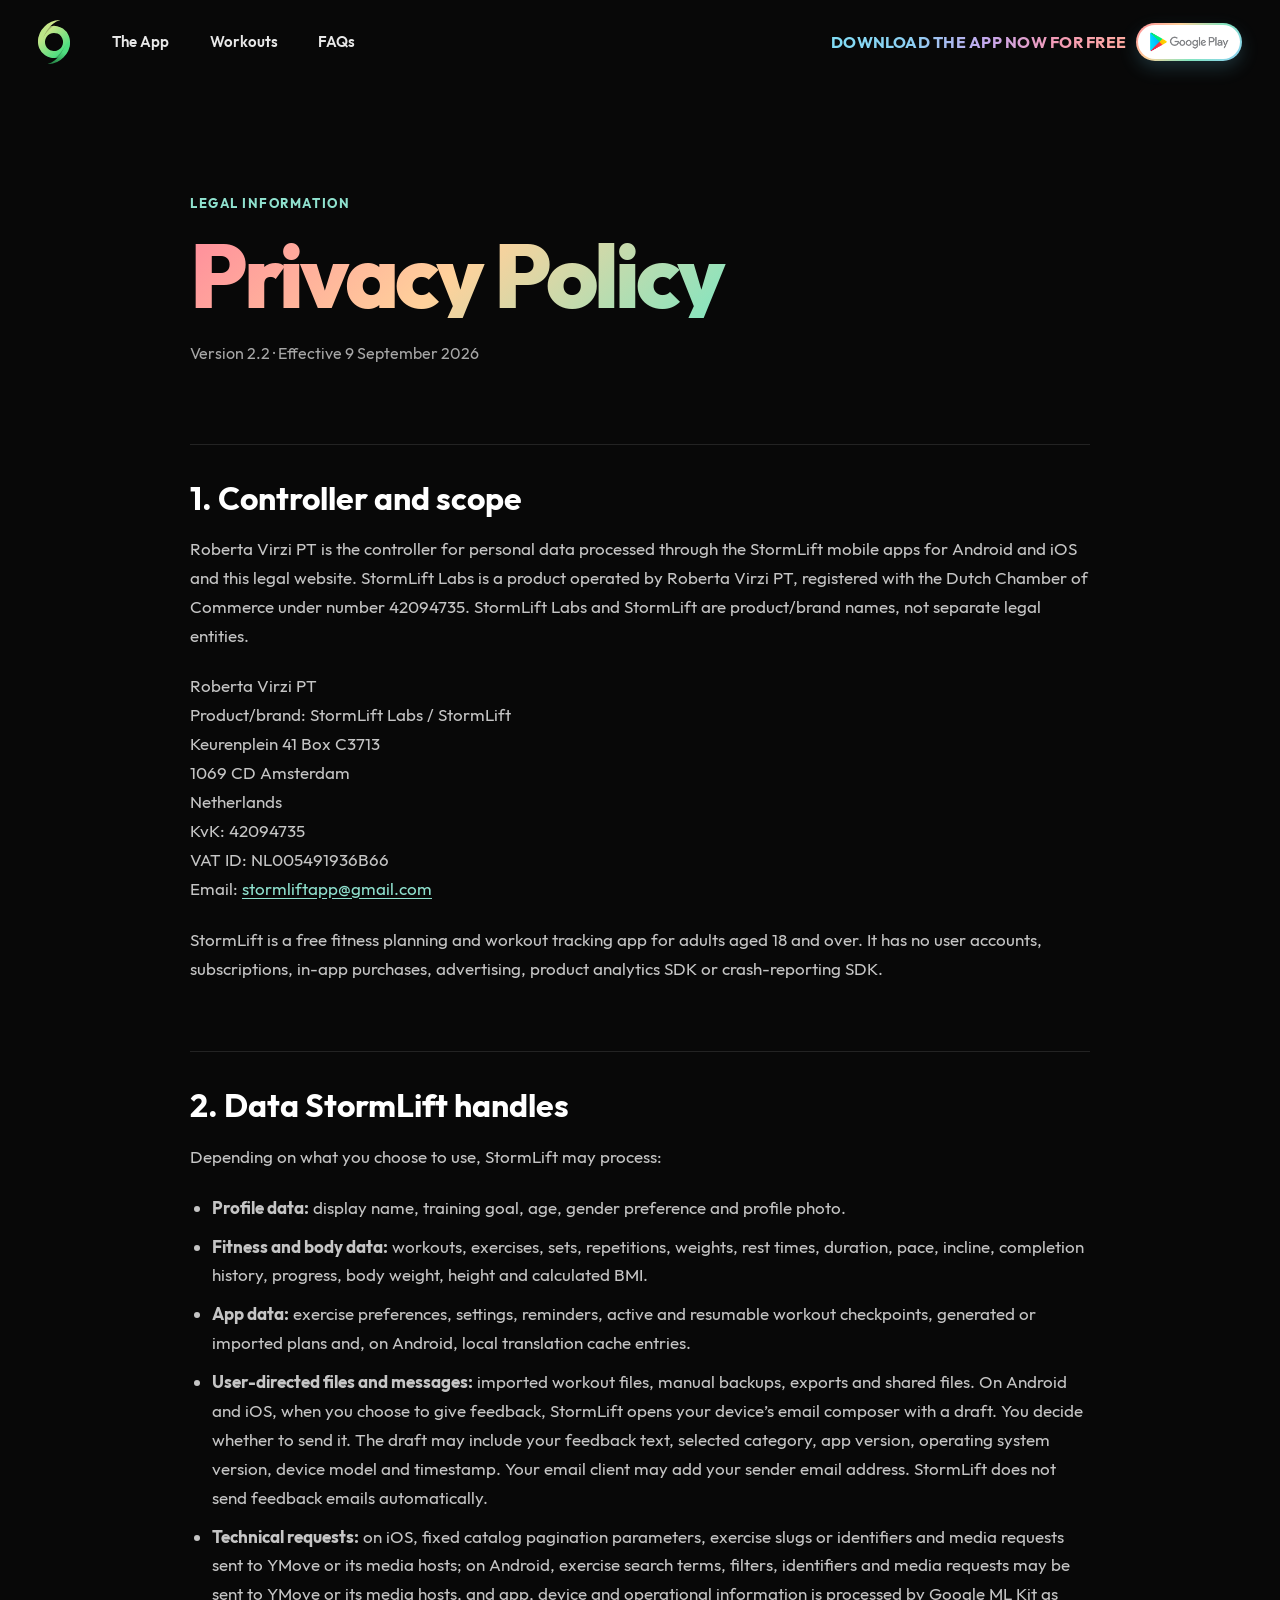
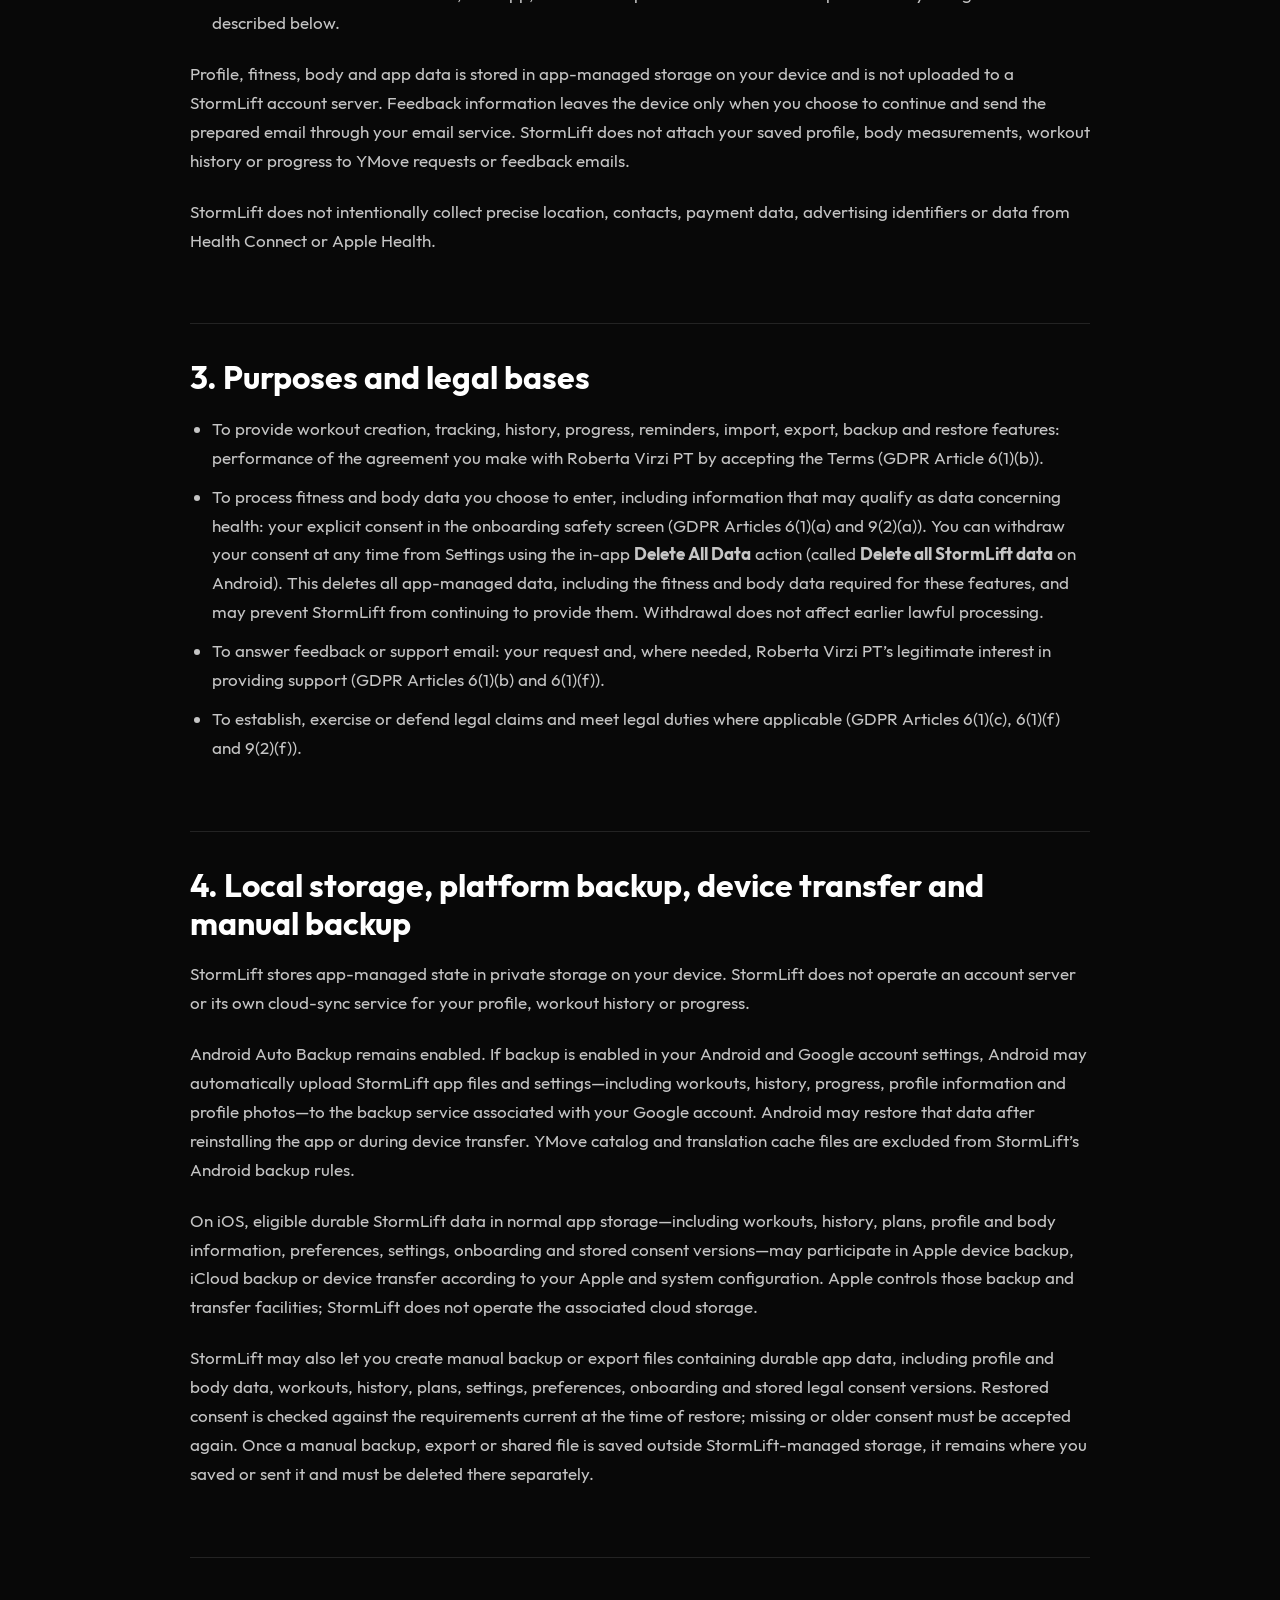
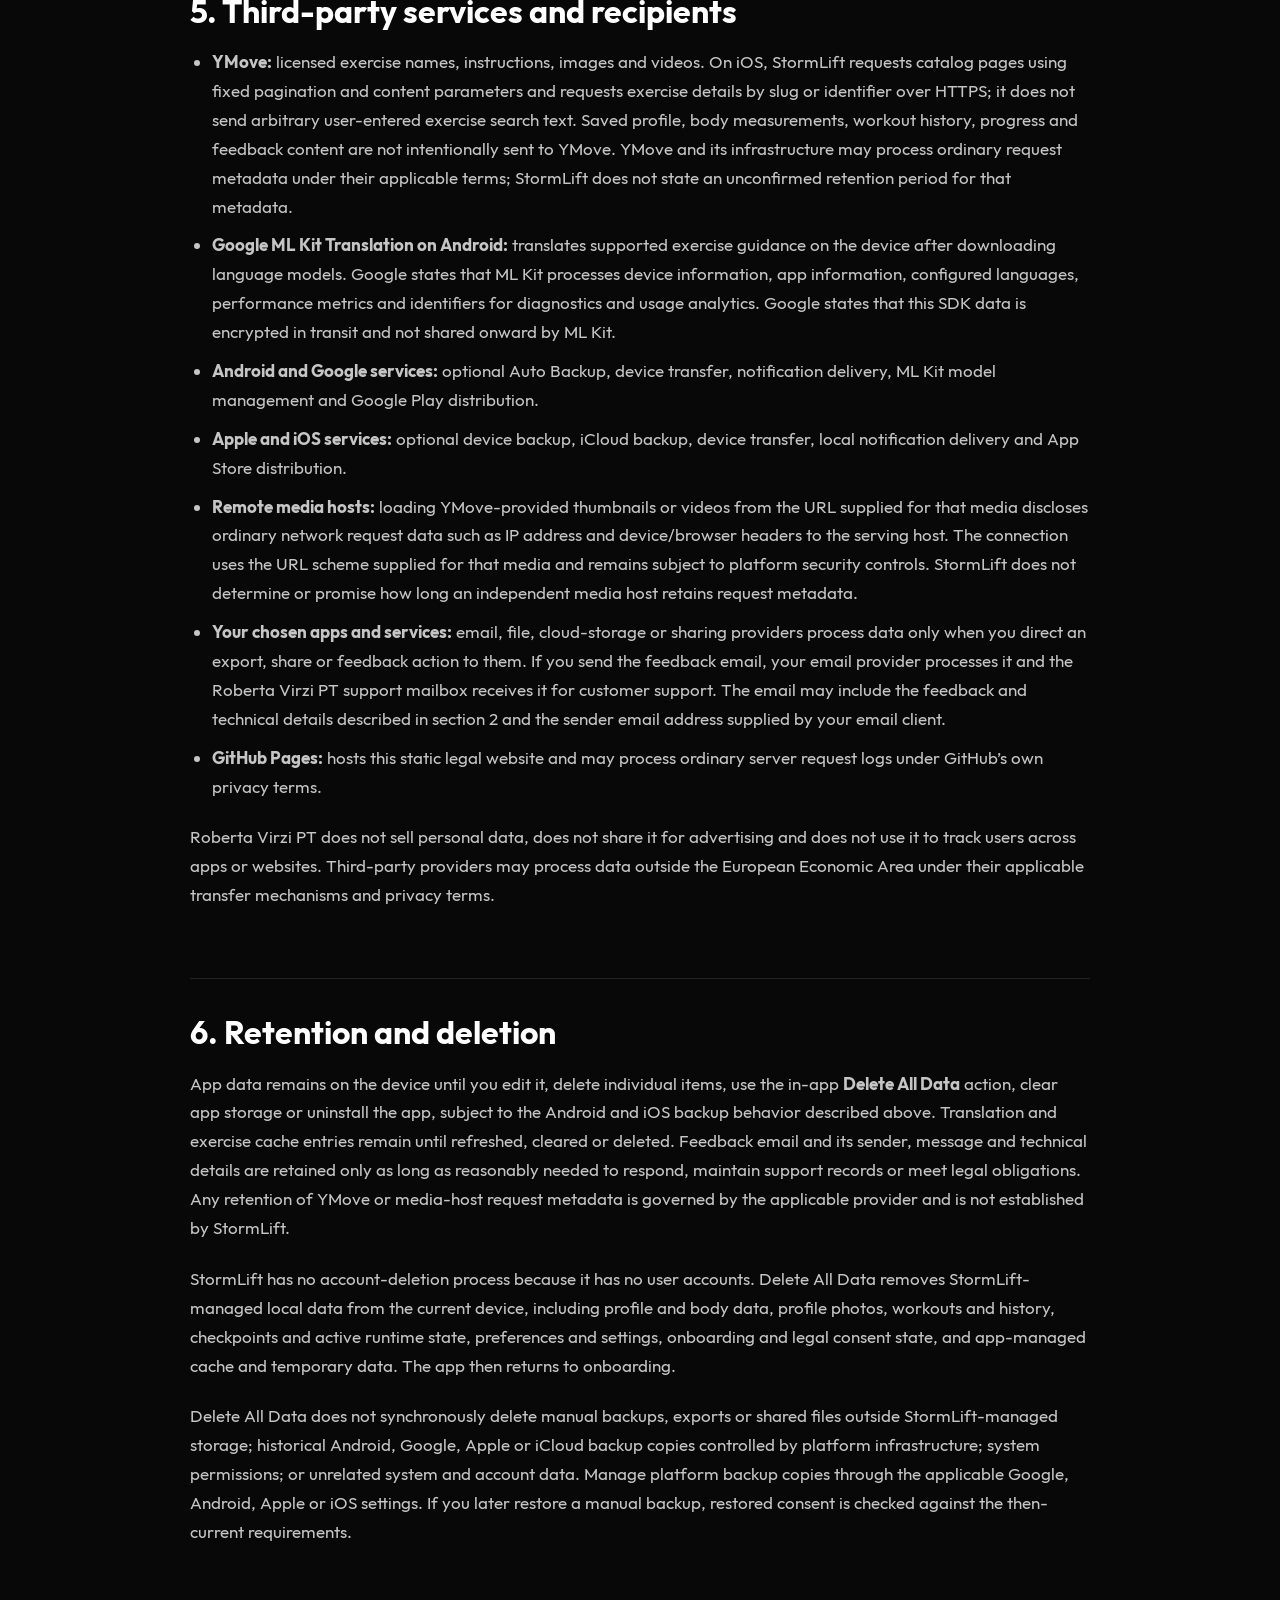
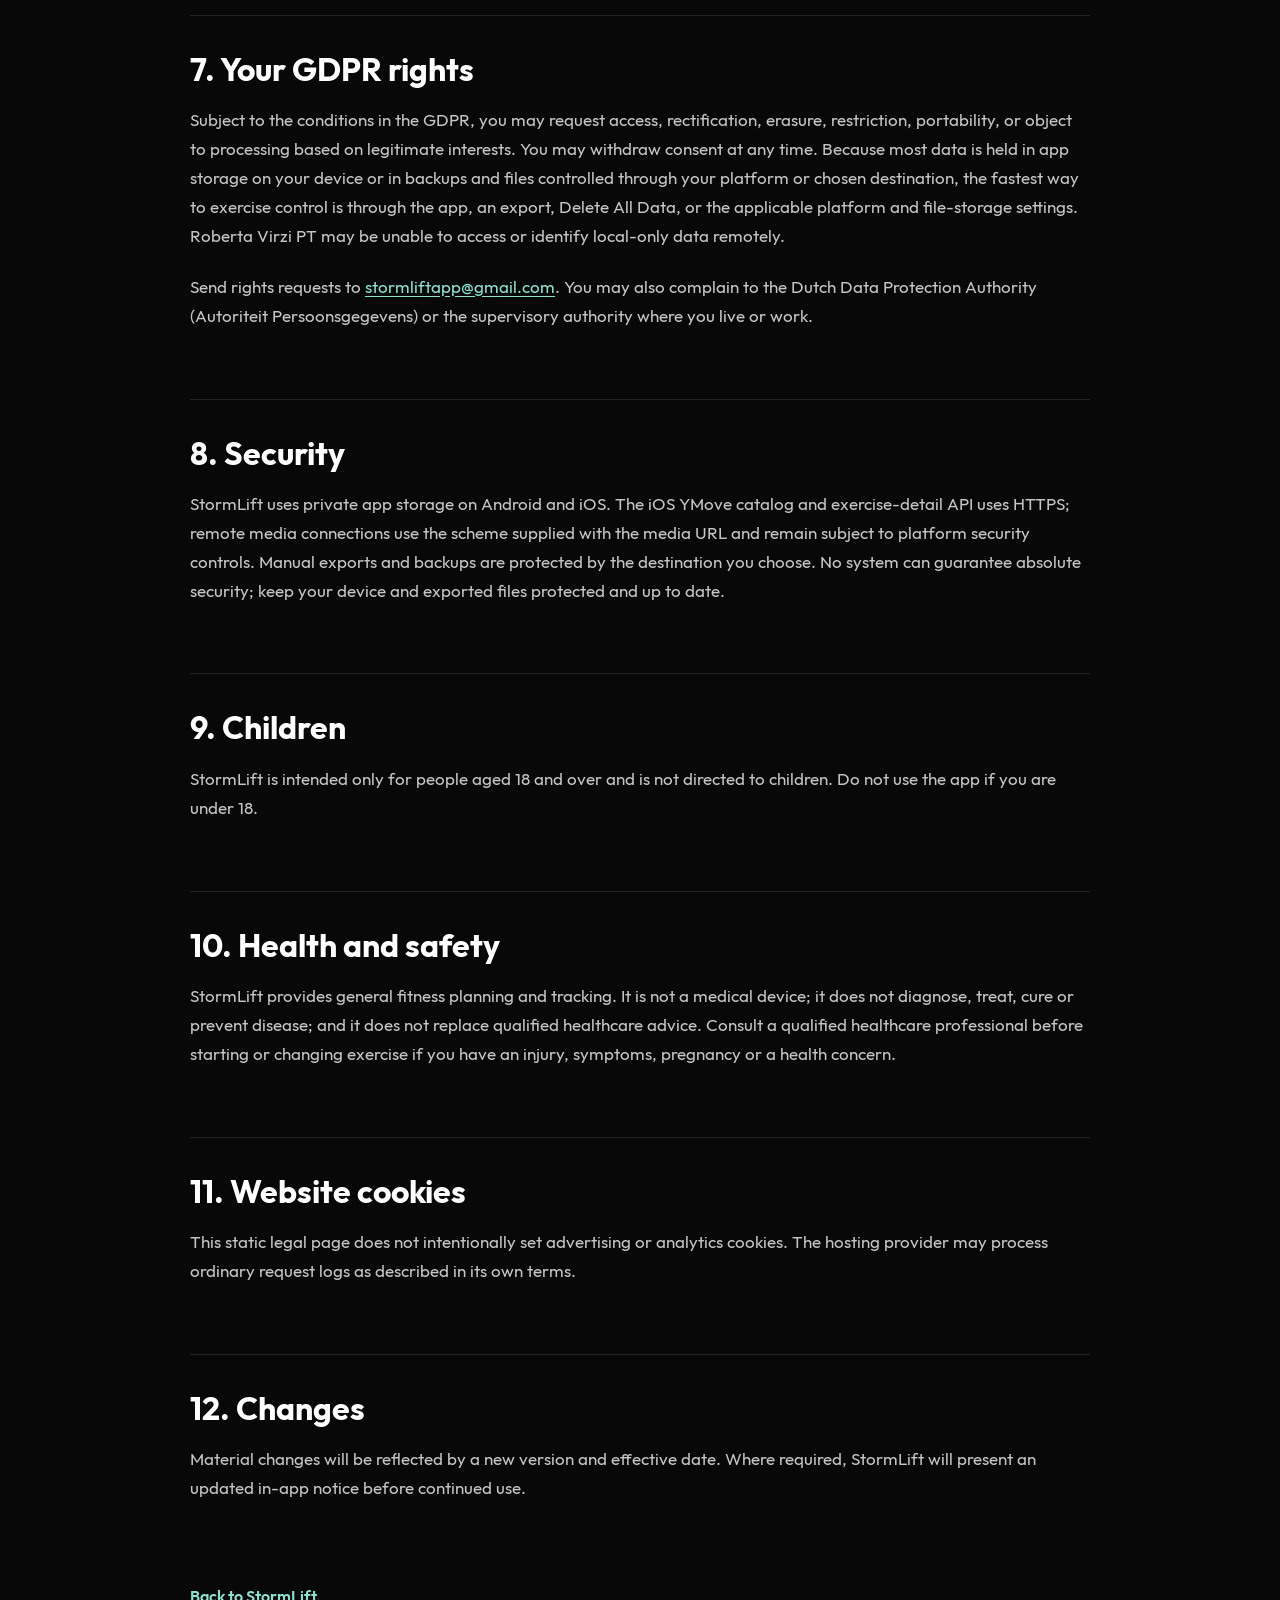
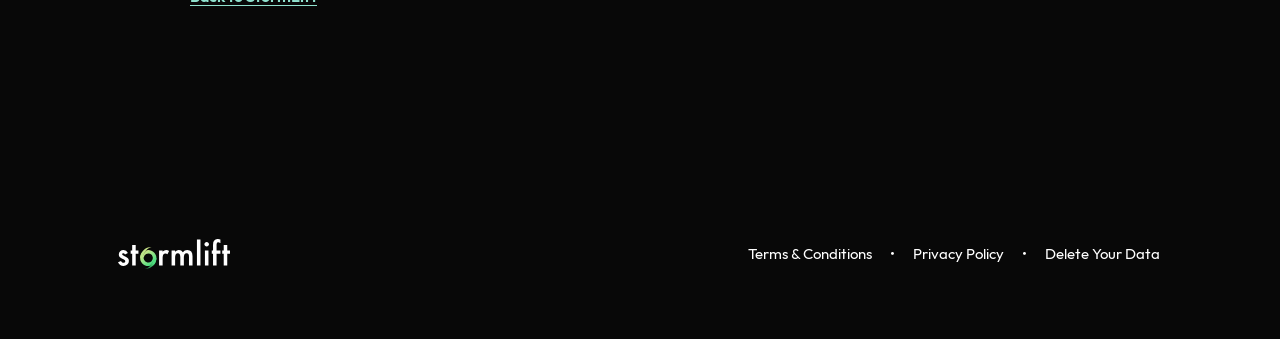
<file: privacy/index.html>
<!doctype html>
<html lang="en">
  <head>
    <meta charset="utf-8">
    <meta name="viewport" content="width=device-width, initial-scale=1">
    <title>Privacy Policy — StormLift</title>
    <meta name="description" content="StormLift Privacy Policy, version 2.2, effective 9 September 2026.">
    <meta name="theme-color" content="#080808">
    <link rel="canonical" href="https://stormlift.app/privacy/">
    <meta property="og:type" content="article">
    <meta property="og:title" content="StormLift Privacy Policy">
    <meta property="og:description" content="How StormLift handles app, fitness, body, backup and support data.">
    <meta property="og:url" content="https://stormlift.app/privacy/">
    <link rel="icon" href="../assets/header/logo.svg" type="image/svg+xml">
    <link rel="stylesheet" href="../styles.css?v=lighthouse-1">
    <script src="../legal.js?v=lighthouse-1" defer></script>
  </head>
  <body class="legal-page site-shell-page" data-ios-store-available="false" data-show-hero-store-buttons="false" data-show-feature-store-buttons="false" data-show-final-store-buttons="false" data-show-social-accounts="false" data-show-compact-header-play="true" data-footer-legal-layout="right">
    <a class="skip-link" href="#legal-content">Skip to content</a>
    <header class="site-header">
      <a class="brand-mark" href="../" aria-label="StormLift home"><img src="../assets/header/logo.svg" width="48" height="65" alt=""></a>
      <nav class="site-nav" aria-label="Primary navigation"><a href="../#app">The App</a><a href="../#workouts">Workouts</a><a href="../#faqs">FAQs</a></nav>
      <div class="header-download-area">
        <div class="header-download" aria-hidden="true">Download the app now for free</div>
        <a class="store-link header-play-cta" data-link="playStore" aria-label="Get StormLift on Google Play"><img src="../assets/hero-slider/play-store-logo.png" width="155" height="45" alt="Get it on Google Play"></a>
      </div>
    </header>

    <main class="legal-main" id="legal-content">
      <header class="legal-hero">
        <p class="legal-eyebrow">Legal information</p>
        <h1>Privacy Policy</h1>
        <p class="legal-effective">Version 2.2 · Effective 9 September 2026</p>
      </header>

      <article class="legal-content">
        <h2>1. Controller and scope</h2>
        <p>Roberta Virzi PT is the controller for personal data processed through the StormLift mobile apps for Android and iOS and this legal website. StormLift Labs is a product operated by Roberta Virzi PT, registered with the Dutch Chamber of Commerce under number 42094735. StormLift Labs and StormLift are product/brand names, not separate legal entities.</p>
        <address>Roberta Virzi PT<br>Product/brand: StormLift Labs / StormLift<br>Keurenplein 41 Box C3713<br>1069 CD Amsterdam<br>Netherlands<br>KvK: 42094735<br>VAT ID: NL005491936B66<br>Email: <a href="mailto:stormliftapp@gmail.com">stormliftapp@gmail.com</a></address>
        <p>StormLift is a free fitness planning and workout tracking app for adults aged 18 and over. It has no user accounts, subscriptions, in-app purchases, advertising, product analytics SDK or crash-reporting SDK.</p>

        <h2>2. Data StormLift handles</h2>
        <p>Depending on what you choose to use, StormLift may process:</p>
        <ul>
          <li><strong>Profile data:</strong> display name, training goal, age, gender preference and profile photo.</li>
          <li><strong>Fitness and body data:</strong> workouts, exercises, sets, repetitions, weights, rest times, duration, pace, incline, completion history, progress, body weight, height and calculated BMI.</li>
          <li><strong>App data:</strong> exercise preferences, settings, reminders, active and resumable workout checkpoints, generated or imported plans and, on Android, local translation cache entries.</li>
          <li><strong>User-directed files and messages:</strong> imported workout files, manual backups, exports and shared files. On Android and iOS, when you choose to give feedback, StormLift opens your device’s email composer with a draft. You decide whether to send it. The draft may include your feedback text, selected category, app version, operating system version, device model and timestamp. Your email client may add your sender email address. StormLift does not send feedback emails automatically.</li>
          <li><strong>Technical requests:</strong> on iOS, fixed catalog pagination parameters, exercise slugs or identifiers and media requests sent to YMove or its media hosts; on Android, exercise search terms, filters, identifiers and media requests may be sent to YMove or its media hosts, and app, device and operational information is processed by Google ML Kit as described below.</li>
        </ul>
        <p>Profile, fitness, body and app data is stored in app-managed storage on your device and is not uploaded to a StormLift account server. Feedback information leaves the device only when you choose to continue and send the prepared email through your email service. StormLift does not attach your saved profile, body measurements, workout history or progress to YMove requests or feedback emails.</p>
        <p>StormLift does not intentionally collect precise location, contacts, payment data, advertising identifiers or data from Health Connect or Apple Health.</p>

        <h2>3. Purposes and legal bases</h2>
        <ul>
          <li>To provide workout creation, tracking, history, progress, reminders, import, export, backup and restore features: performance of the agreement you make with Roberta Virzi PT by accepting the Terms (GDPR Article 6(1)(b)).</li>
          <li>To process fitness and body data you choose to enter, including information that may qualify as data concerning health: your explicit consent in the onboarding safety screen (GDPR Articles 6(1)(a) and 9(2)(a)). You can withdraw your consent at any time from Settings using the in-app <strong>Delete All Data</strong> action (called <strong>Delete all StormLift data</strong> on Android). This deletes all app-managed data, including the fitness and body data required for these features, and may prevent StormLift from continuing to provide them. Withdrawal does not affect earlier lawful processing.</li>
          <li>To answer feedback or support email: your request and, where needed, Roberta Virzi PT’s legitimate interest in providing support (GDPR Articles 6(1)(b) and 6(1)(f)).</li>
          <li>To establish, exercise or defend legal claims and meet legal duties where applicable (GDPR Articles 6(1)(c), 6(1)(f) and 9(2)(f)).</li>
        </ul>

        <h2>4. Local storage, platform backup, device transfer and manual backup</h2>
        <p>StormLift stores app-managed state in private storage on your device. StormLift does not operate an account server or its own cloud-sync service for your profile, workout history or progress.</p>
        <p>Android Auto Backup remains enabled. If backup is enabled in your Android and Google account settings, Android may automatically upload StormLift app files and settings—including workouts, history, progress, profile information and profile photos—to the backup service associated with your Google account. Android may restore that data after reinstalling the app or during device transfer. YMove catalog and translation cache files are excluded from StormLift’s Android backup rules.</p>
        <p>On iOS, eligible durable StormLift data in normal app storage—including workouts, history, plans, profile and body information, preferences, settings, onboarding and stored consent versions—may participate in Apple device backup, iCloud backup or device transfer according to your Apple and system configuration. Apple controls those backup and transfer facilities; StormLift does not operate the associated cloud storage.</p>
        <p>StormLift may also let you create manual backup or export files containing durable app data, including profile and body data, workouts, history, plans, settings, preferences, onboarding and stored legal consent versions. Restored consent is checked against the requirements current at the time of restore; missing or older consent must be accepted again. Once a manual backup, export or shared file is saved outside StormLift-managed storage, it remains where you saved or sent it and must be deleted there separately.</p>

        <h2>5. Third-party services and recipients</h2>
        <ul>
          <li><strong>YMove:</strong> licensed exercise names, instructions, images and videos. On iOS, StormLift requests catalog pages using fixed pagination and content parameters and requests exercise details by slug or identifier over HTTPS; it does not send arbitrary user-entered exercise search text. Saved profile, body measurements, workout history, progress and feedback content are not intentionally sent to YMove. YMove and its infrastructure may process ordinary request metadata under their applicable terms; StormLift does not state an unconfirmed retention period for that metadata.</li>
          <li><strong>Google ML Kit Translation on Android:</strong> translates supported exercise guidance on the device after downloading language models. Google states that ML Kit processes device information, app information, configured languages, performance metrics and identifiers for diagnostics and usage analytics. Google states that this SDK data is encrypted in transit and not shared onward by ML Kit.</li>
          <li><strong>Android and Google services:</strong> optional Auto Backup, device transfer, notification delivery, ML Kit model management and Google Play distribution.</li>
          <li><strong>Apple and iOS services:</strong> optional device backup, iCloud backup, device transfer, local notification delivery and App Store distribution.</li>
          <li><strong>Remote media hosts:</strong> loading YMove-provided thumbnails or videos from the URL supplied for that media discloses ordinary network request data such as IP address and device/browser headers to the serving host. The connection uses the URL scheme supplied for that media and remains subject to platform security controls. StormLift does not determine or promise how long an independent media host retains request metadata.</li>
          <li><strong>Your chosen apps and services:</strong> email, file, cloud-storage or sharing providers process data only when you direct an export, share or feedback action to them. If you send the feedback email, your email provider processes it and the Roberta Virzi PT support mailbox receives it for customer support. The email may include the feedback and technical details described in section 2 and the sender email address supplied by your email client.</li>
          <li><strong>GitHub Pages:</strong> hosts this static legal website and may process ordinary server request logs under GitHub’s own privacy terms.</li>
        </ul>
        <p>Roberta Virzi PT does not sell personal data, does not share it for advertising and does not use it to track users across apps or websites. Third-party providers may process data outside the European Economic Area under their applicable transfer mechanisms and privacy terms.</p>

        <h2>6. Retention and deletion</h2>
        <p>App data remains on the device until you edit it, delete individual items, use the in-app <strong>Delete All Data</strong> action, clear app storage or uninstall the app, subject to the Android and iOS backup behavior described above. Translation and exercise cache entries remain until refreshed, cleared or deleted. Feedback email and its sender, message and technical details are retained only as long as reasonably needed to respond, maintain support records or meet legal obligations. Any retention of YMove or media-host request metadata is governed by the applicable provider and is not established by StormLift.</p>
        <p>StormLift has no account-deletion process because it has no user accounts. Delete All Data removes StormLift-managed local data from the current device, including profile and body data, profile photos, workouts and history, checkpoints and active runtime state, preferences and settings, onboarding and legal consent state, and app-managed cache and temporary data. The app then returns to onboarding.</p>
        <p>Delete All Data does not synchronously delete manual backups, exports or shared files outside StormLift-managed storage; historical Android, Google, Apple or iCloud backup copies controlled by platform infrastructure; system permissions; or unrelated system and account data. Manage platform backup copies through the applicable Google, Android, Apple or iOS settings. If you later restore a manual backup, restored consent is checked against the then-current requirements.</p>

        <h2>7. Your GDPR rights</h2>
        <p>Subject to the conditions in the GDPR, you may request access, rectification, erasure, restriction, portability, or object to processing based on legitimate interests. You may withdraw consent at any time. Because most data is held in app storage on your device or in backups and files controlled through your platform or chosen destination, the fastest way to exercise control is through the app, an export, Delete All Data, or the applicable platform and file-storage settings. Roberta Virzi PT may be unable to access or identify local-only data remotely.</p>
        <p>Send rights requests to <a href="mailto:stormliftapp@gmail.com">stormliftapp@gmail.com</a>. You may also complain to the Dutch Data Protection Authority (Autoriteit Persoonsgegevens) or the supervisory authority where you live or work.</p>

        <h2>8. Security</h2>
        <p>StormLift uses private app storage on Android and iOS. The iOS YMove catalog and exercise-detail API uses HTTPS; remote media connections use the scheme supplied with the media URL and remain subject to platform security controls. Manual exports and backups are protected by the destination you choose. No system can guarantee absolute security; keep your device and exported files protected and up to date.</p>

        <h2>9. Children</h2>
        <p>StormLift is intended only for people aged 18 and over and is not directed to children. Do not use the app if you are under 18.</p>

        <h2>10. Health and safety</h2>
        <p>StormLift provides general fitness planning and tracking. It is not a medical device; it does not diagnose, treat, cure or prevent disease; and it does not replace qualified healthcare advice. Consult a qualified healthcare professional before starting or changing exercise if you have an injury, symptoms, pregnancy or a health concern.</p>

        <h2>11. Website cookies</h2>
        <p>This static legal page does not intentionally set advertising or analytics cookies. The hosting provider may process ordinary request logs as described in its own terms.</p>

        <h2>12. Changes</h2>
        <p>Material changes will be reflected by a new version and effective date. Where required, StormLift will present an updated in-app notice before continued use.</p>

        <a class="legal-back" href="../">Back to StormLift</a>
      </article>
    </main>

    <footer class="site-footer" data-footer-reveal>
      <a class="footer-brand" href="../" aria-label="StormLift home"><img src="../assets/footer/logo-footer.svg" width="168" height="46" alt="StormLift" loading="lazy"></a>
      <nav class="footer-nav" aria-label="Legal navigation"><a href="../terms/">Terms &amp; Conditions</a><span aria-hidden="true">•</span><a href="./" aria-current="page">Privacy Policy</a></nav>
      <div class="social-links" aria-label="StormLift social media"><a data-link="x" aria-label="StormLift on X"><img data-src="../assets/footer/logo-x.svg" width="22" height="22" alt=""></a><a data-link="instagram" aria-label="StormLift on Instagram"><img data-src="../assets/footer/logo-instagram.svg" width="26" height="26" alt=""></a></div>
    </footer>
  </body>
</html>
</file>
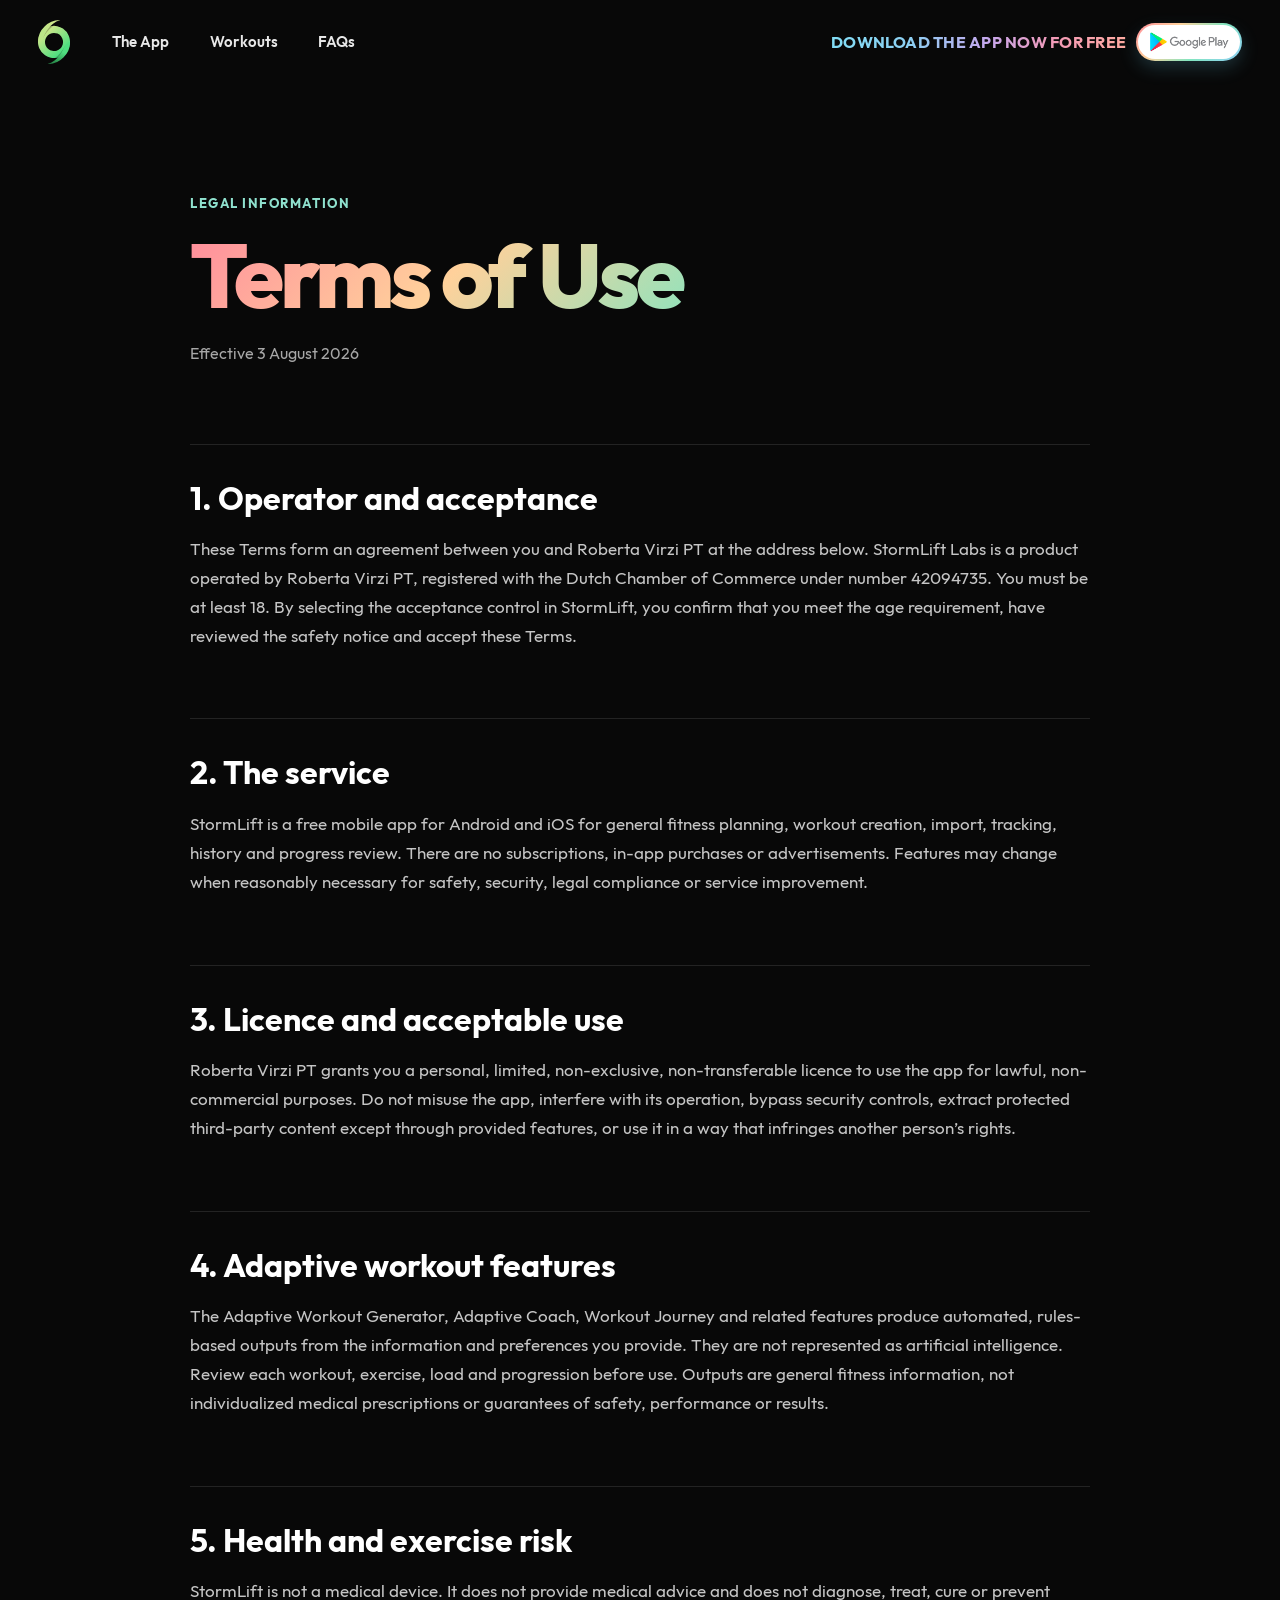
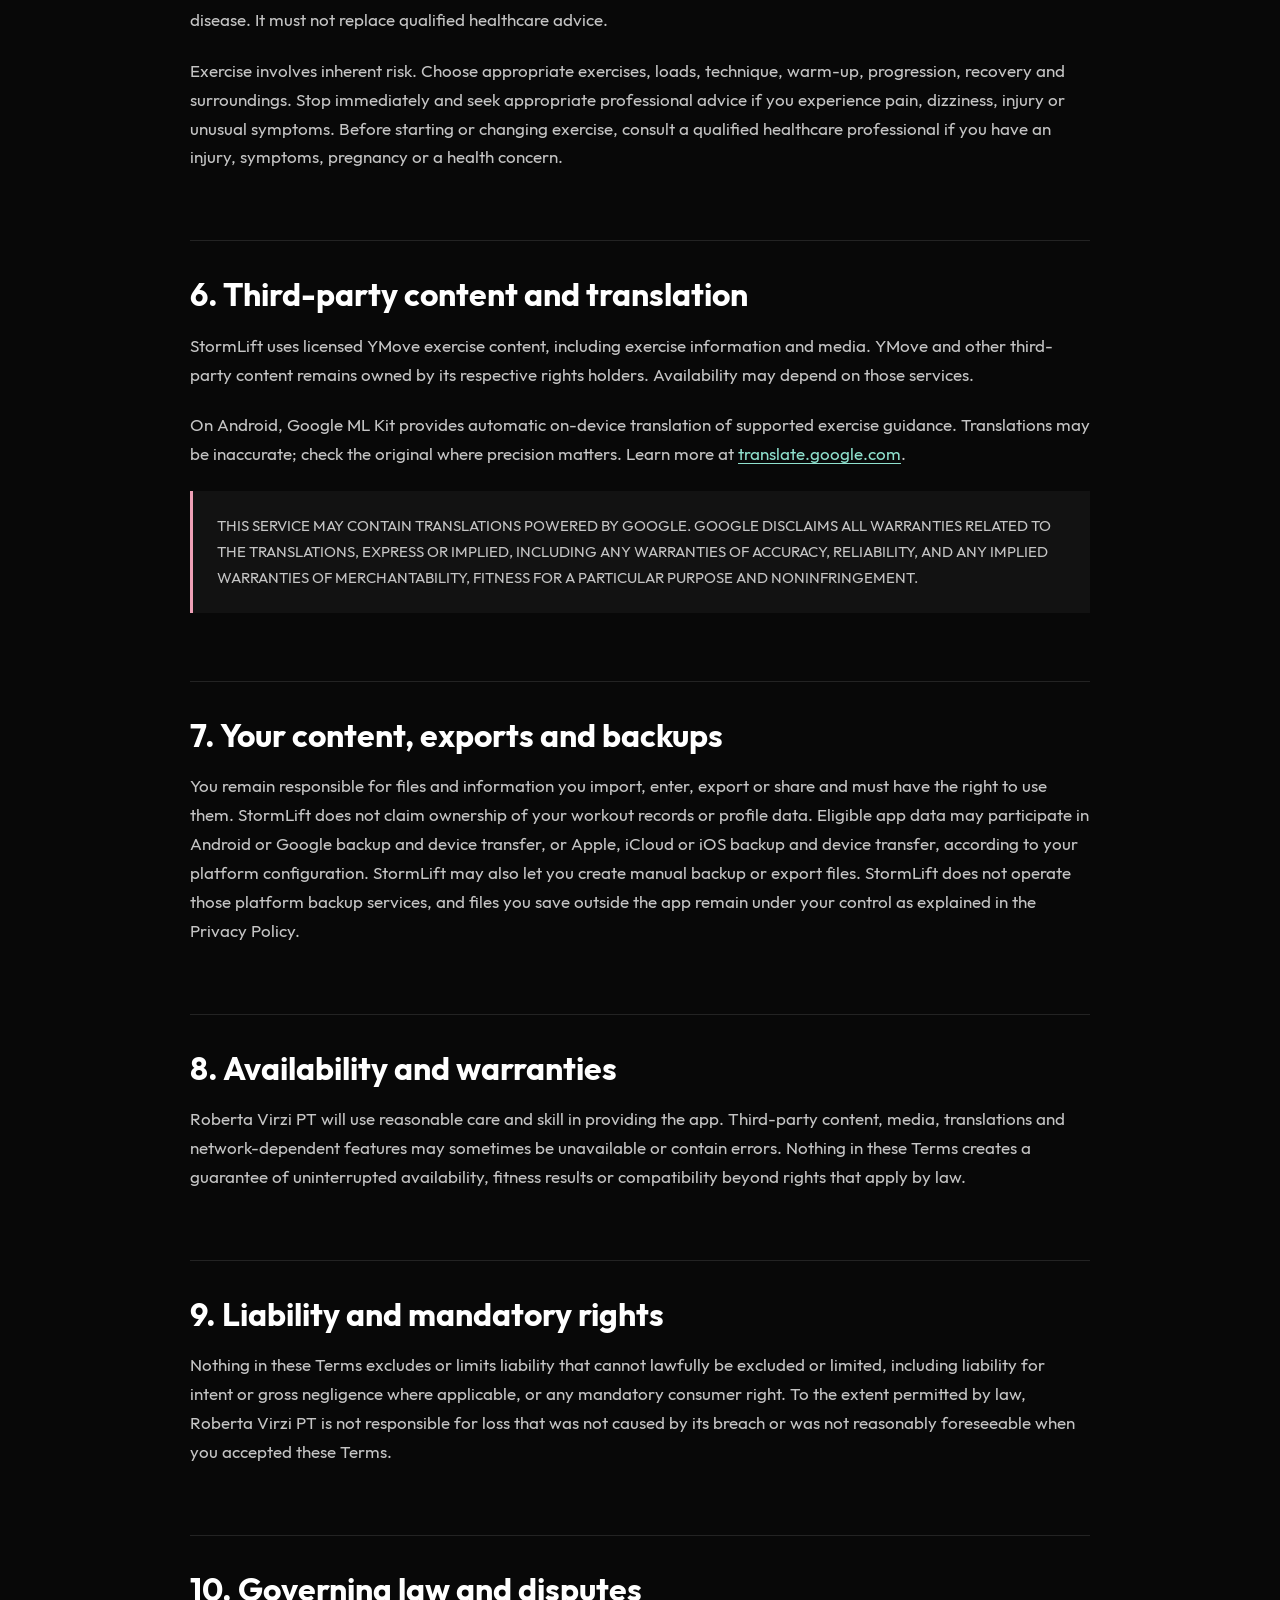
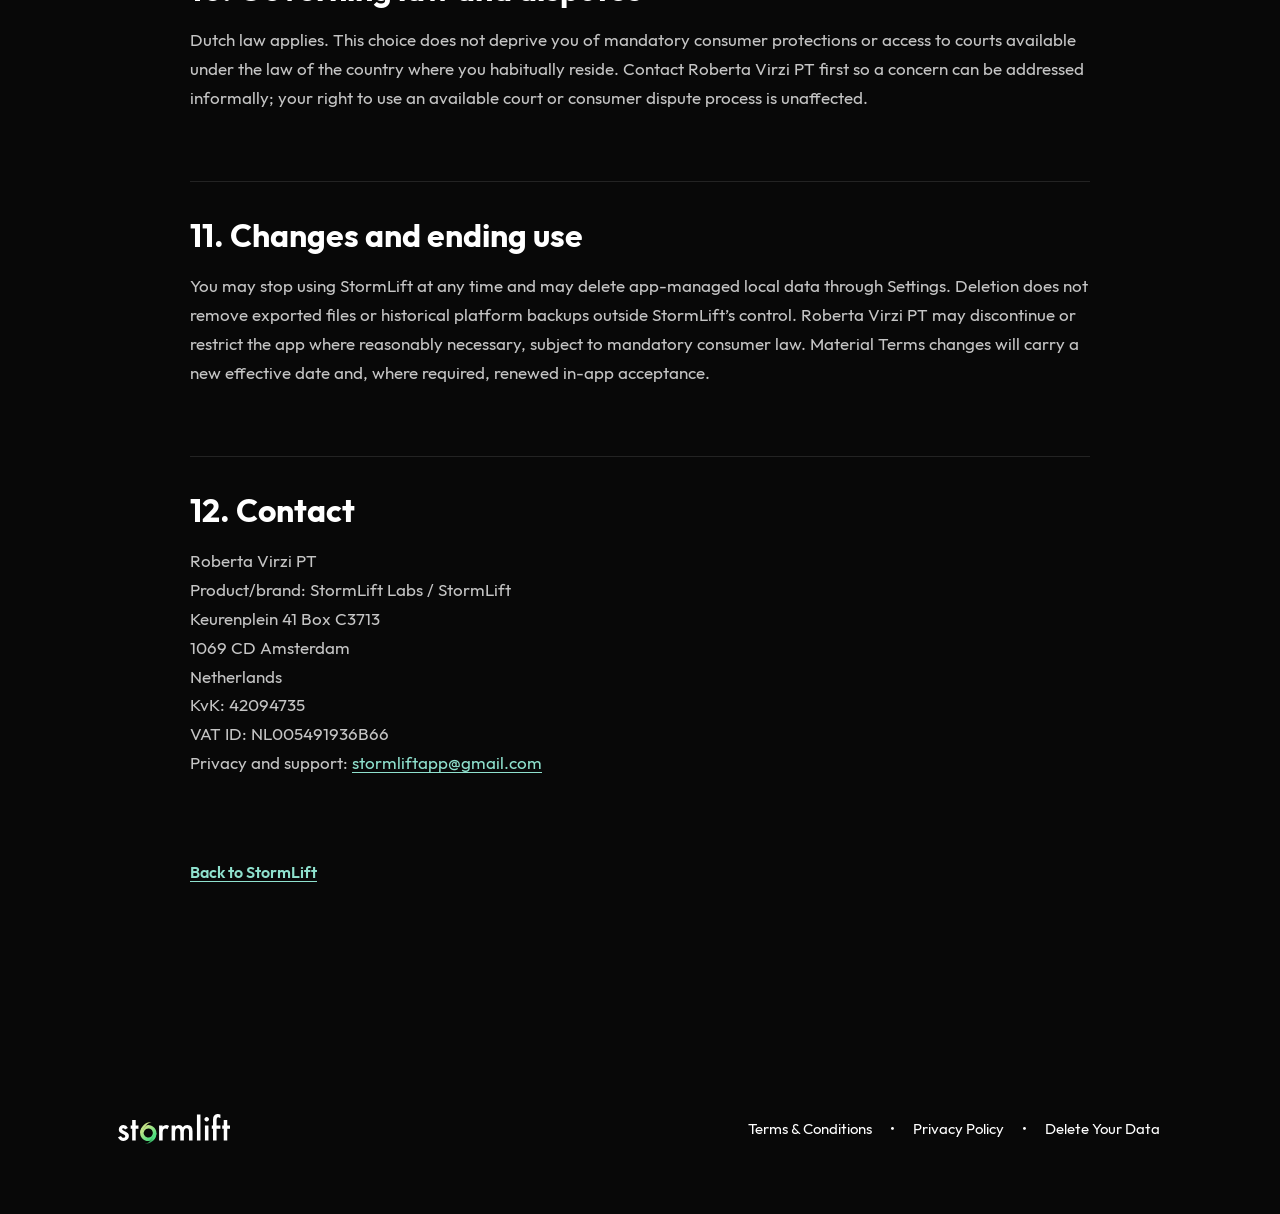
<file: terms/index.html>
<!doctype html>
<html lang="en">
  <head>
    <meta charset="utf-8">
    <meta name="viewport" content="width=device-width, initial-scale=1">
    <title>Terms of Use — StormLift</title>
    <meta name="description" content="StormLift Terms of Use, effective 3 August 2026.">
    <meta name="theme-color" content="#080808">
    <link rel="canonical" href="https://stormlift.app/terms/">
    <meta property="og:type" content="article">
    <meta property="og:title" content="StormLift Terms of Use">
    <meta property="og:description" content="Terms governing use of the StormLift fitness planning and workout tracking app.">
    <meta property="og:url" content="https://stormlift.app/terms/">
    <link rel="icon" href="../assets/header/logo.svg" type="image/svg+xml">
    <link rel="stylesheet" href="../styles.css?v=lighthouse-1">
    <script src="../legal.js?v=lighthouse-1" defer></script>
  </head>
  <body class="legal-page site-shell-page" data-ios-store-available="false" data-show-hero-store-buttons="false" data-show-feature-store-buttons="false" data-show-final-store-buttons="false" data-show-social-accounts="false" data-show-compact-header-play="true" data-footer-legal-layout="right">
    <a class="skip-link" href="#legal-content">Skip to content</a>
    <header class="site-header">
      <a class="brand-mark" href="../" aria-label="StormLift home"><img src="../assets/header/logo.svg" width="48" height="65" alt=""></a>
      <nav class="site-nav" aria-label="Primary navigation"><a href="../#app">The App</a><a href="../#workouts">Workouts</a><a href="../#faqs">FAQs</a></nav>
      <div class="header-download-area">
        <div class="header-download" aria-hidden="true">Download the app now for free</div>
        <a class="store-link header-play-cta" data-link="playStore" aria-label="Get StormLift on Google Play"><img src="../assets/hero-slider/play-store-logo.png" width="155" height="45" alt="Get it on Google Play"></a>
      </div>
    </header>

    <main class="legal-main" id="legal-content">
      <header class="legal-hero">
        <p class="legal-eyebrow">Legal information</p>
        <h1>Terms of Use</h1>
        <p class="legal-effective">Effective 3 August 2026</p>
      </header>

      <article class="legal-content">
        <h2>1. Operator and acceptance</h2>
        <p>These Terms form an agreement between you and Roberta Virzi PT at the address below. StormLift Labs is a product operated by Roberta Virzi PT, registered with the Dutch Chamber of Commerce under number 42094735. You must be at least 18. By selecting the acceptance control in StormLift, you confirm that you meet the age requirement, have reviewed the safety notice and accept these Terms.</p>

        <h2>2. The service</h2>
        <p>StormLift is a free mobile app for Android and iOS for general fitness planning, workout creation, import, tracking, history and progress review. There are no subscriptions, in-app purchases or advertisements. Features may change when reasonably necessary for safety, security, legal compliance or service improvement.</p>

        <h2>3. Licence and acceptable use</h2>
        <p>Roberta Virzi PT grants you a personal, limited, non-exclusive, non-transferable licence to use the app for lawful, non-commercial purposes. Do not misuse the app, interfere with its operation, bypass security controls, extract protected third-party content except through provided features, or use it in a way that infringes another person’s rights.</p>

        <h2>4. Adaptive workout features</h2>
        <p>The Adaptive Workout Generator, Adaptive Coach, Workout Journey and related features produce automated, rules-based outputs from the information and preferences you provide. They are not represented as artificial intelligence. Review each workout, exercise, load and progression before use. Outputs are general fitness information, not individualized medical prescriptions or guarantees of safety, performance or results.</p>

        <h2>5. Health and exercise risk</h2>
        <p>StormLift is not a medical device. It does not provide medical advice and does not diagnose, treat, cure or prevent disease. It must not replace qualified healthcare advice.</p>
        <p>Exercise involves inherent risk. Choose appropriate exercises, loads, technique, warm-up, progression, recovery and surroundings. Stop immediately and seek appropriate professional advice if you experience pain, dizziness, injury or unusual symptoms. Before starting or changing exercise, consult a qualified healthcare professional if you have an injury, symptoms, pregnancy or a health concern.</p>

        <h2>6. Third-party content and translation</h2>
        <p>StormLift uses licensed YMove exercise content, including exercise information and media. YMove and other third-party content remains owned by its respective rights holders. Availability may depend on those services.</p>
        <p>On Android, Google ML Kit provides automatic on-device translation of supported exercise guidance. Translations may be inaccurate; check the original where precision matters. Learn more at <a href="https://translate.google.com">translate.google.com</a>.</p>
        <p class="google-notice">THIS SERVICE MAY CONTAIN TRANSLATIONS POWERED BY GOOGLE. GOOGLE DISCLAIMS ALL WARRANTIES RELATED TO THE TRANSLATIONS, EXPRESS OR IMPLIED, INCLUDING ANY WARRANTIES OF ACCURACY, RELIABILITY, AND ANY IMPLIED WARRANTIES OF MERCHANTABILITY, FITNESS FOR A PARTICULAR PURPOSE AND NONINFRINGEMENT.</p>

        <h2>7. Your content, exports and backups</h2>
        <p>You remain responsible for files and information you import, enter, export or share and must have the right to use them. StormLift does not claim ownership of your workout records or profile data. Eligible app data may participate in Android or Google backup and device transfer, or Apple, iCloud or iOS backup and device transfer, according to your platform configuration. StormLift may also let you create manual backup or export files. StormLift does not operate those platform backup services, and files you save outside the app remain under your control as explained in the Privacy Policy.</p>

        <h2>8. Availability and warranties</h2>
        <p>Roberta Virzi PT will use reasonable care and skill in providing the app. Third-party content, media, translations and network-dependent features may sometimes be unavailable or contain errors. Nothing in these Terms creates a guarantee of uninterrupted availability, fitness results or compatibility beyond rights that apply by law.</p>

        <h2>9. Liability and mandatory rights</h2>
        <p>Nothing in these Terms excludes or limits liability that cannot lawfully be excluded or limited, including liability for intent or gross negligence where applicable, or any mandatory consumer right. To the extent permitted by law, Roberta Virzi PT is not responsible for loss that was not caused by its breach or was not reasonably foreseeable when you accepted these Terms.</p>

        <h2>10. Governing law and disputes</h2>
        <p>Dutch law applies. This choice does not deprive you of mandatory consumer protections or access to courts available under the law of the country where you habitually reside. Contact Roberta Virzi PT first so a concern can be addressed informally; your right to use an available court or consumer dispute process is unaffected.</p>

        <h2>11. Changes and ending use</h2>
        <p>You may stop using StormLift at any time and may delete app-managed local data through Settings. Deletion does not remove exported files or historical platform backups outside StormLift’s control. Roberta Virzi PT may discontinue or restrict the app where reasonably necessary, subject to mandatory consumer law. Material Terms changes will carry a new effective date and, where required, renewed in-app acceptance.</p>

        <h2 id="contact">12. Contact</h2>
        <address>Roberta Virzi PT<br>Product/brand: StormLift Labs / StormLift<br>Keurenplein 41 Box C3713<br>1069 CD Amsterdam<br>Netherlands<br>KvK: 42094735<br>VAT ID: NL005491936B66<br>Privacy and support: <a href="mailto:stormliftapp@gmail.com">stormliftapp@gmail.com</a></address>

        <a class="legal-back" href="../">Back to StormLift</a>
      </article>
    </main>

    <footer class="site-footer" data-footer-reveal>
      <a class="footer-brand" href="../" aria-label="StormLift home"><img src="../assets/footer/logo-footer.svg" width="168" height="46" alt="StormLift" loading="lazy"></a>
      <nav class="footer-nav" aria-label="Legal navigation"><a href="./" aria-current="page">Terms &amp; Conditions</a><span aria-hidden="true">•</span><a href="../privacy/">Privacy Policy</a></nav>
      <div class="social-links" aria-label="StormLift social media"><a data-link="x" aria-label="StormLift on X"><img data-src="../assets/footer/logo-x.svg" width="22" height="22" alt=""></a><a data-link="instagram" aria-label="StormLift on Instagram"><img data-src="../assets/footer/logo-instagram.svg" width="26" height="26" alt=""></a></div>
    </footer>
  </body>
</html>
</file>
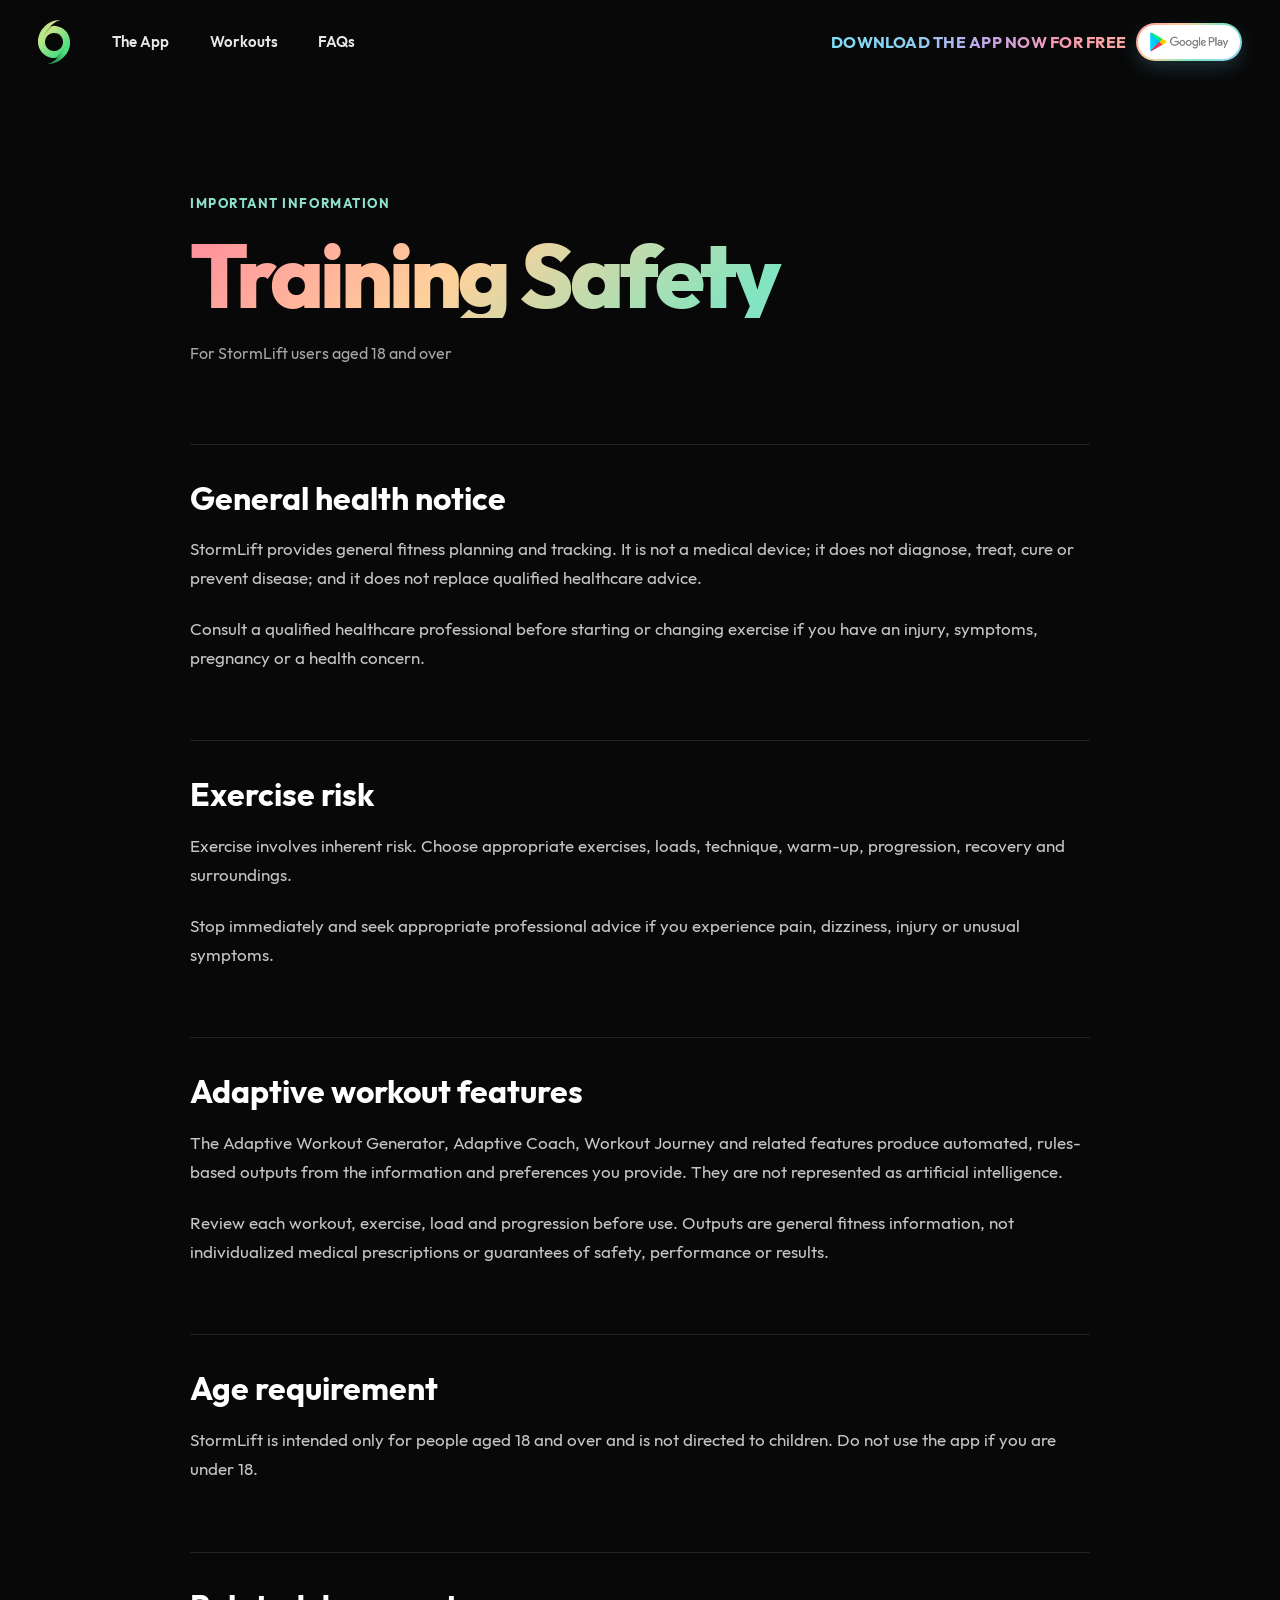
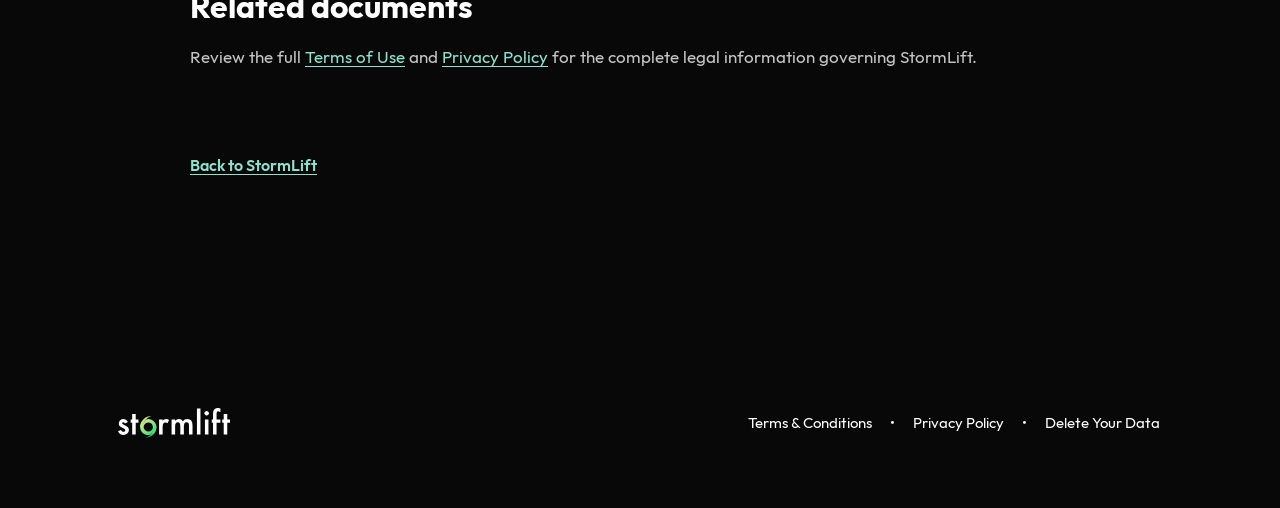
<file: training-safety/index.html>
<!doctype html>
<html lang="en">
  <head>
    <meta charset="utf-8">
    <meta name="viewport" content="width=device-width, initial-scale=1">
    <title>Training Safety — StormLift</title>
    <meta name="description" content="StormLift training safety information and health notice.">
    <meta name="theme-color" content="#080808">
    <link rel="canonical" href="https://stormlift.app/training-safety/">
    <meta property="og:type" content="article">
    <meta property="og:title" content="StormLift Training Safety">
    <meta property="og:description" content="Important health, exercise risk and automated workout guidance information for StormLift users.">
    <meta property="og:url" content="https://stormlift.app/training-safety/">
    <link rel="icon" href="../assets/header/logo.svg" type="image/svg+xml">
    <link rel="stylesheet" href="../styles.css?v=lighthouse-1">
    <script src="../legal.js?v=lighthouse-1" defer></script>
  </head>
  <body class="legal-page site-shell-page" data-ios-store-available="false" data-show-hero-store-buttons="false" data-show-feature-store-buttons="false" data-show-final-store-buttons="false" data-show-social-accounts="false" data-show-compact-header-play="true" data-footer-legal-layout="right">
    <a class="skip-link" href="#legal-content">Skip to content</a>
    <header class="site-header">
      <a class="brand-mark" href="../" aria-label="StormLift home"><img src="../assets/header/logo.svg" width="48" height="65" alt=""></a>
      <nav class="site-nav" aria-label="Primary navigation"><a href="../#app">The App</a><a href="../#workouts">Workouts</a><a href="../#faqs">FAQs</a></nav>
      <div class="header-download-area">
        <div class="header-download" aria-hidden="true">Download the app now for free</div>
        <a class="store-link header-play-cta" data-link="playStore" aria-label="Get StormLift on Google Play"><img src="../assets/hero-slider/play-store-logo.png" width="155" height="45" alt="Get it on Google Play"></a>
      </div>
    </header>

    <main class="legal-main" id="legal-content">
      <header class="legal-hero">
        <p class="legal-eyebrow">Important information</p>
        <h1>Training Safety</h1>
        <p class="legal-effective">For StormLift users aged 18 and over</p>
      </header>

      <article class="legal-content">
        <h2>General health notice</h2>
        <p>StormLift provides general fitness planning and tracking. It is not a medical device; it does not diagnose, treat, cure or prevent disease; and it does not replace qualified healthcare advice.</p>
        <p>Consult a qualified healthcare professional before starting or changing exercise if you have an injury, symptoms, pregnancy or a health concern.</p>

        <h2>Exercise risk</h2>
        <p>Exercise involves inherent risk. Choose appropriate exercises, loads, technique, warm-up, progression, recovery and surroundings.</p>
        <p>Stop immediately and seek appropriate professional advice if you experience pain, dizziness, injury or unusual symptoms.</p>

        <h2>Adaptive workout features</h2>
        <p>The Adaptive Workout Generator, Adaptive Coach, Workout Journey and related features produce automated, rules-based outputs from the information and preferences you provide. They are not represented as artificial intelligence.</p>
        <p>Review each workout, exercise, load and progression before use. Outputs are general fitness information, not individualized medical prescriptions or guarantees of safety, performance or results.</p>

        <h2>Age requirement</h2>
        <p>StormLift is intended only for people aged 18 and over and is not directed to children. Do not use the app if you are under 18.</p>

        <h2>Related documents</h2>
        <p>Review the full <a href="../terms/">Terms of Use</a> and <a href="../privacy/">Privacy Policy</a> for the complete legal information governing StormLift.</p>

        <a class="legal-back" href="../">Back to StormLift</a>
      </article>
    </main>

    <footer class="site-footer" data-footer-reveal>
      <a class="footer-brand" href="../" aria-label="StormLift home"><img src="../assets/footer/logo-footer.svg" width="168" height="46" alt="StormLift" loading="lazy"></a>
      <nav class="footer-nav" aria-label="Legal navigation"><a href="../terms/">Terms &amp; Conditions</a><span aria-hidden="true">•</span><a href="../privacy/">Privacy Policy</a></nav>
      <div class="social-links" aria-label="StormLift social media"><a data-link="x" aria-label="StormLift on X"><img data-src="../assets/footer/logo-x.svg" width="22" height="22" alt=""></a><a data-link="instagram" aria-label="StormLift on Instagram"><img data-src="../assets/footer/logo-instagram.svg" width="26" height="26" alt=""></a></div>
    </footer>
  </body>
</html>
</file>
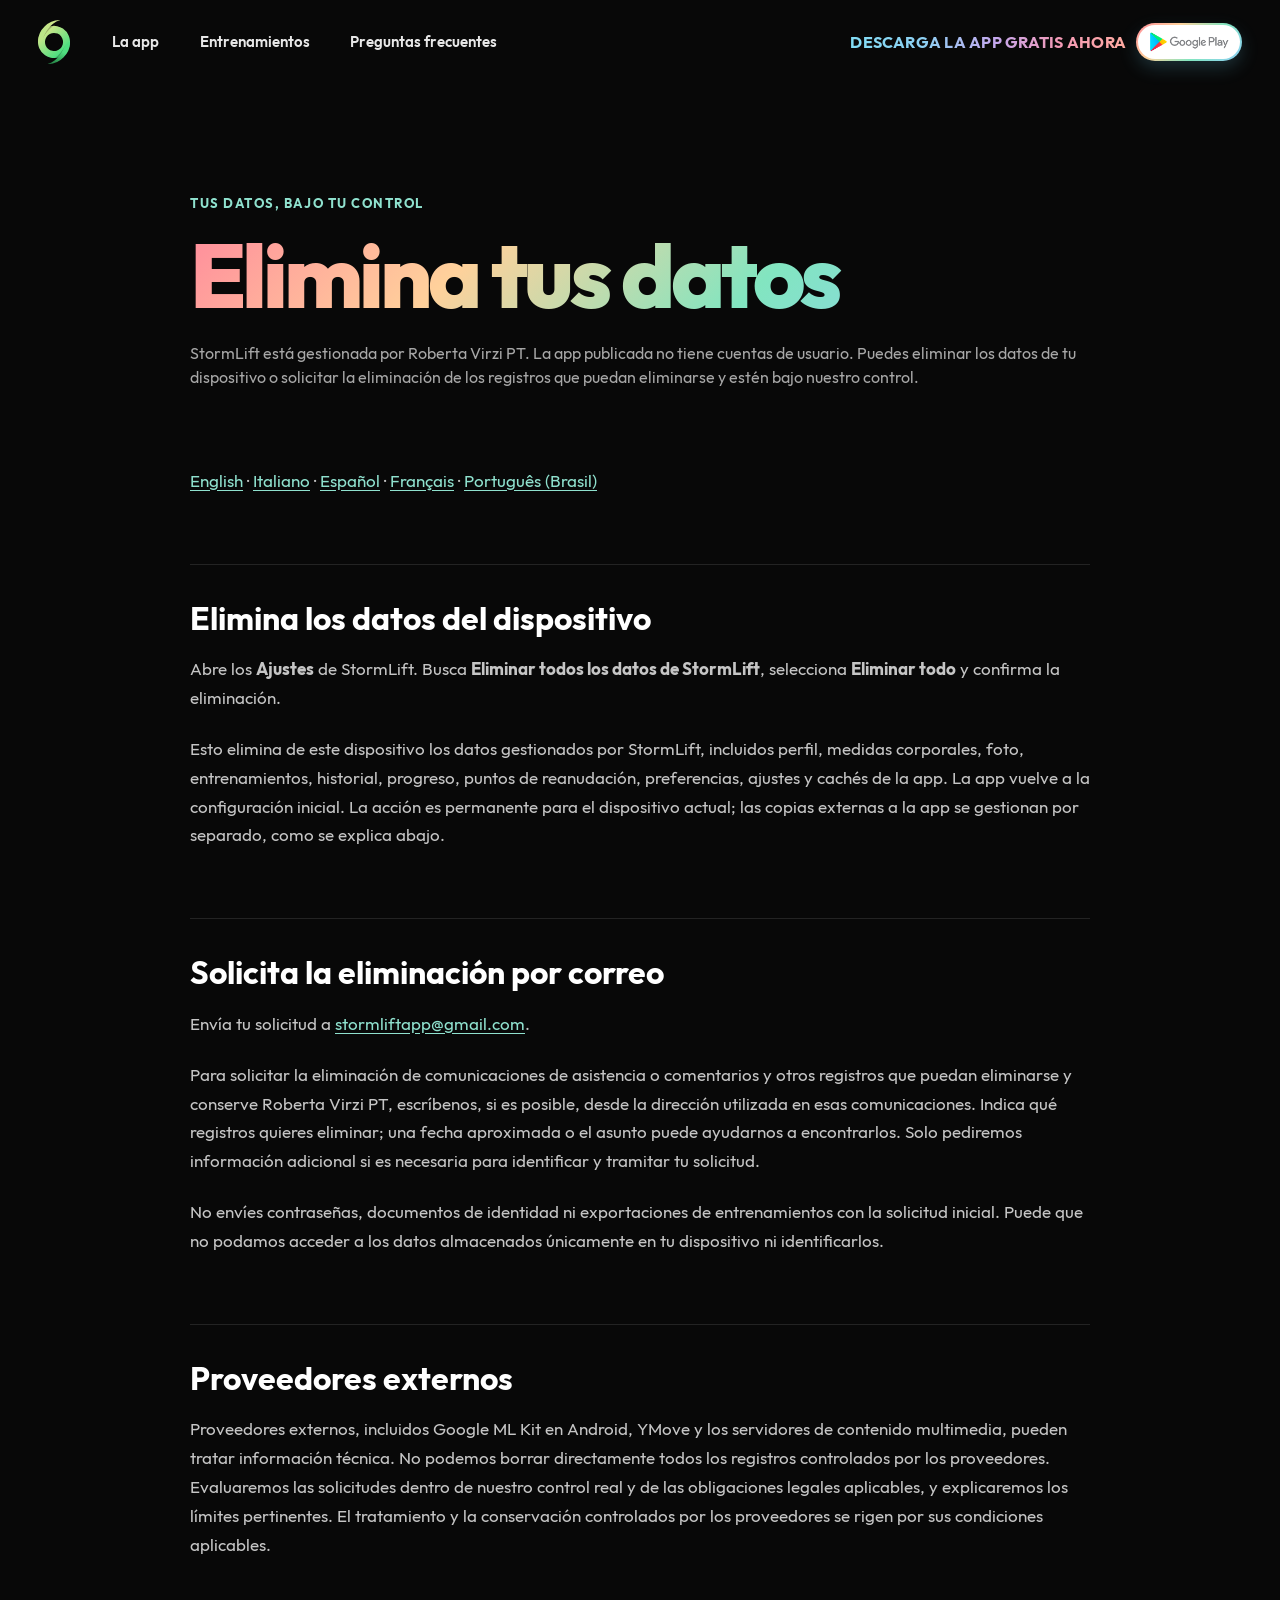
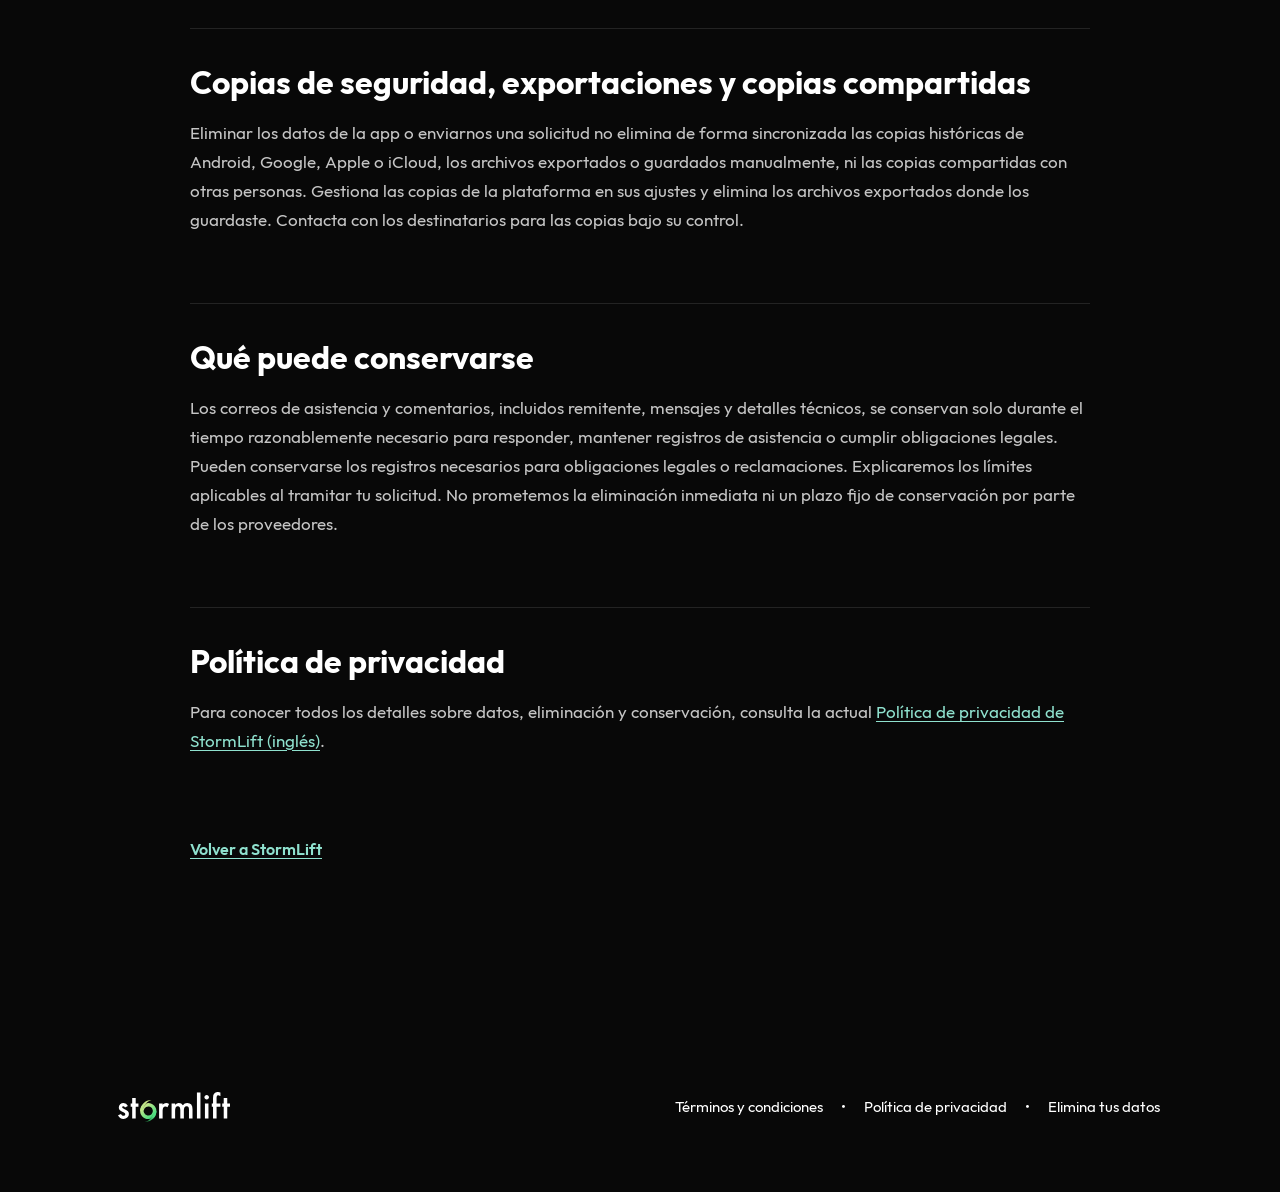
<file: delete-data/es/index.html>
<!doctype html>
<html lang="es">
  <head>
    <meta charset="utf-8">
    <meta name="viewport" content="width=device-width, initial-scale=1">
    <title>Elimina tus datos — StormLift</title>
    <meta name="description" content="StormLift está gestionada por Roberta Virzi PT. La app publicada no tiene cuentas de usuario. Puedes eliminar los datos de tu dispositivo o solicitar la eliminación de los registros que puedan eliminarse y estén bajo nuestro control.">
    <meta name="theme-color" content="#080808">
    <link rel="canonical" href="https://stormlift.app/delete-data/es/">
    <link rel="alternate" hreflang="en" href="https://stormlift.app/delete-data/">
    <link rel="alternate" hreflang="it" href="https://stormlift.app/delete-data/it/">
    <link rel="alternate" hreflang="es" href="https://stormlift.app/delete-data/es/">
    <link rel="alternate" hreflang="fr" href="https://stormlift.app/delete-data/fr/">
    <link rel="alternate" hreflang="pt-BR" href="https://stormlift.app/delete-data/pt-br/">
    <link rel="alternate" hreflang="x-default" href="https://stormlift.app/delete-data/">
    <link rel="icon" href="../../assets/header/logo.svg" type="image/svg+xml">
    <link rel="stylesheet" href="../../styles.css?v=delete-data-1">
    <script src="../../legal.js?v=delete-data-1" defer></script>
  </head>
  <body class="legal-page site-shell-page" data-ios-store-available="false" data-show-social-accounts="false" data-show-compact-header-play="true" data-footer-legal-layout="right">
    <a class="skip-link" href="#legal-content">Ir al contenido</a>
    <header class="site-header">
      <a class="brand-mark" href="../../" aria-label="Inicio de StormLift"><img src="../../assets/header/logo.svg" width="48" height="65" alt=""></a>
      <nav class="site-nav" aria-label="Inicio de StormLift"><a href="../../#app">La app</a><a href="../../#workouts">Entrenamientos</a><a href="../../#faqs">Preguntas frecuentes</a></nav>
      <div class="header-download-area">
        <div class="header-download" aria-hidden="true">Descarga la app gratis ahora</div>
        <a class="store-link header-play-cta" data-link="playStore" aria-label="Obtén StormLift en Google Play"><img src="../../assets/hero-slider/play-store-logo.png" width="155" height="45" alt="Obtén StormLift en Google Play"></a>
      </div>
    </header>
    <main class="legal-main" id="legal-content">
      <header class="legal-hero">
        <p class="legal-eyebrow">Tus datos, bajo tu control</p>
        <h1>Elimina tus datos</h1>
        <p class="legal-effective">StormLift está gestionada por Roberta Virzi PT. La app publicada no tiene cuentas de usuario. Puedes eliminar los datos de tu dispositivo o solicitar la eliminación de los registros que puedan eliminarse y estén bajo nuestro control.</p>
      </header>
      <article class="legal-content">
        <nav aria-label="Idioma"><p><a href="../../delete-data/" lang="en" hreflang="en">English</a> · <a href="../../delete-data/it/" lang="it" hreflang="it">Italiano</a> · <a href="../../delete-data/es/" lang="es" hreflang="es" aria-current="page">Español</a> · <a href="../../delete-data/fr/" lang="fr" hreflang="fr">Français</a> · <a href="../../delete-data/pt-br/" lang="pt-BR" hreflang="pt-BR">Português (Brasil)</a></p></nav>
        <h2>Elimina los datos del dispositivo</h2>
        <p>Abre los <strong>Ajustes</strong> de StormLift. Busca <strong>Eliminar todos los datos de StormLift</strong>, selecciona <strong>Eliminar todo</strong> y confirma la eliminación.</p>
        <p>Esto elimina de este dispositivo los datos gestionados por StormLift, incluidos perfil, medidas corporales, foto, entrenamientos, historial, progreso, puntos de reanudación, preferencias, ajustes y cachés de la app. La app vuelve a la configuración inicial. La acción es permanente para el dispositivo actual; las copias externas a la app se gestionan por separado, como se explica abajo.</p>
        <h2 id="request-deletion">Solicita la eliminación por correo</h2>
        <p>Envía tu solicitud a <a href="mailto:stormliftapp@gmail.com">stormliftapp@gmail.com</a>.</p>
        <p>Para solicitar la eliminación de comunicaciones de asistencia o comentarios y otros registros que puedan eliminarse y conserve Roberta Virzi PT, escríbenos, si es posible, desde la dirección utilizada en esas comunicaciones. Indica qué registros quieres eliminar; una fecha aproximada o el asunto puede ayudarnos a encontrarlos. Solo pediremos información adicional si es necesaria para identificar y tramitar tu solicitud.</p>
        <p>No envíes contraseñas, documentos de identidad ni exportaciones de entrenamientos con la solicitud inicial. Puede que no podamos acceder a los datos almacenados únicamente en tu dispositivo ni identificarlos.</p>
        <h2>Proveedores externos</h2>
        <p>Proveedores externos, incluidos Google ML Kit en Android, YMove y los servidores de contenido multimedia, pueden tratar información técnica. No podemos borrar directamente todos los registros controlados por los proveedores. Evaluaremos las solicitudes dentro de nuestro control real y de las obligaciones legales aplicables, y explicaremos los límites pertinentes. El tratamiento y la conservación controlados por los proveedores se rigen por sus condiciones aplicables.</p>
        <h2>Copias de seguridad, exportaciones y copias compartidas</h2>
        <p>Eliminar los datos de la app o enviarnos una solicitud no elimina de forma sincronizada las copias históricas de Android, Google, Apple o iCloud, los archivos exportados o guardados manualmente, ni las copias compartidas con otras personas. Gestiona las copias de la plataforma en sus ajustes y elimina los archivos exportados donde los guardaste. Contacta con los destinatarios para las copias bajo su control.</p>
        <h2>Qué puede conservarse</h2>
        <p>Los correos de asistencia y comentarios, incluidos remitente, mensajes y detalles técnicos, se conservan solo durante el tiempo razonablemente necesario para responder, mantener registros de asistencia o cumplir obligaciones legales. Pueden conservarse los registros necesarios para obligaciones legales o reclamaciones. Explicaremos los límites aplicables al tramitar tu solicitud. No prometemos la eliminación inmediata ni un plazo fijo de conservación por parte de los proveedores.</p>
        <h2>Política de privacidad</h2>
        <p>Para conocer todos los detalles sobre datos, eliminación y conservación, consulta la actual <a href="../../privacy/" hreflang="en">Política de privacidad de StormLift (inglés)</a>.</p>
        <a class="legal-back" href="../../">Volver a StormLift</a>
      </article>
    </main>
    <footer class="site-footer" data-footer-reveal>
      <a class="footer-brand" href="../../" aria-label="Inicio de StormLift"><img src="../../assets/footer/logo-footer.svg" width="168" height="46" alt="StormLift" loading="lazy"></a>
      <nav class="footer-nav" aria-label="Navegación legal"><a href="../../terms/" hreflang="en">Términos y condiciones</a><span aria-hidden="true">•</span><a href="../../privacy/" hreflang="en">Política de privacidad</a><span aria-hidden="true">•</span><a href="./" data-delete-data aria-current="page">Elimina tus datos</a></nav>
    </footer>
  </body>
</html>
</file>
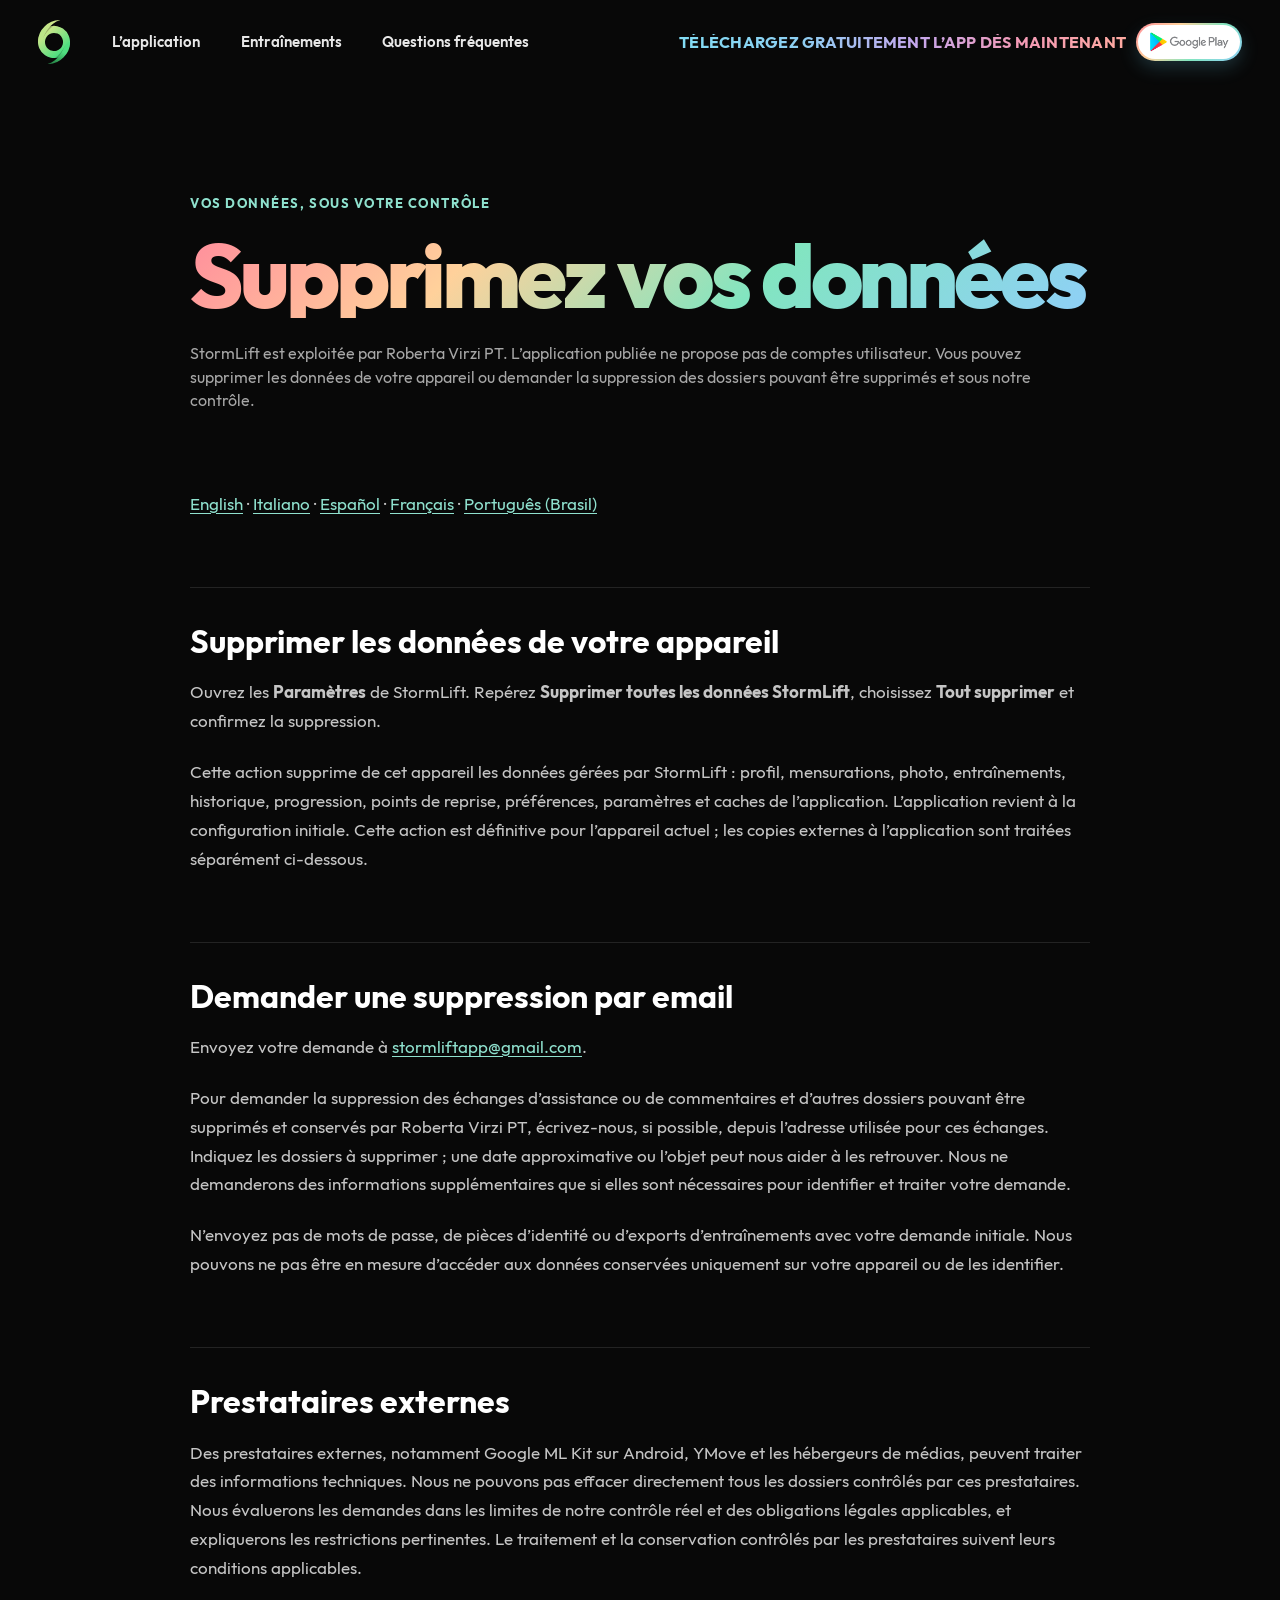
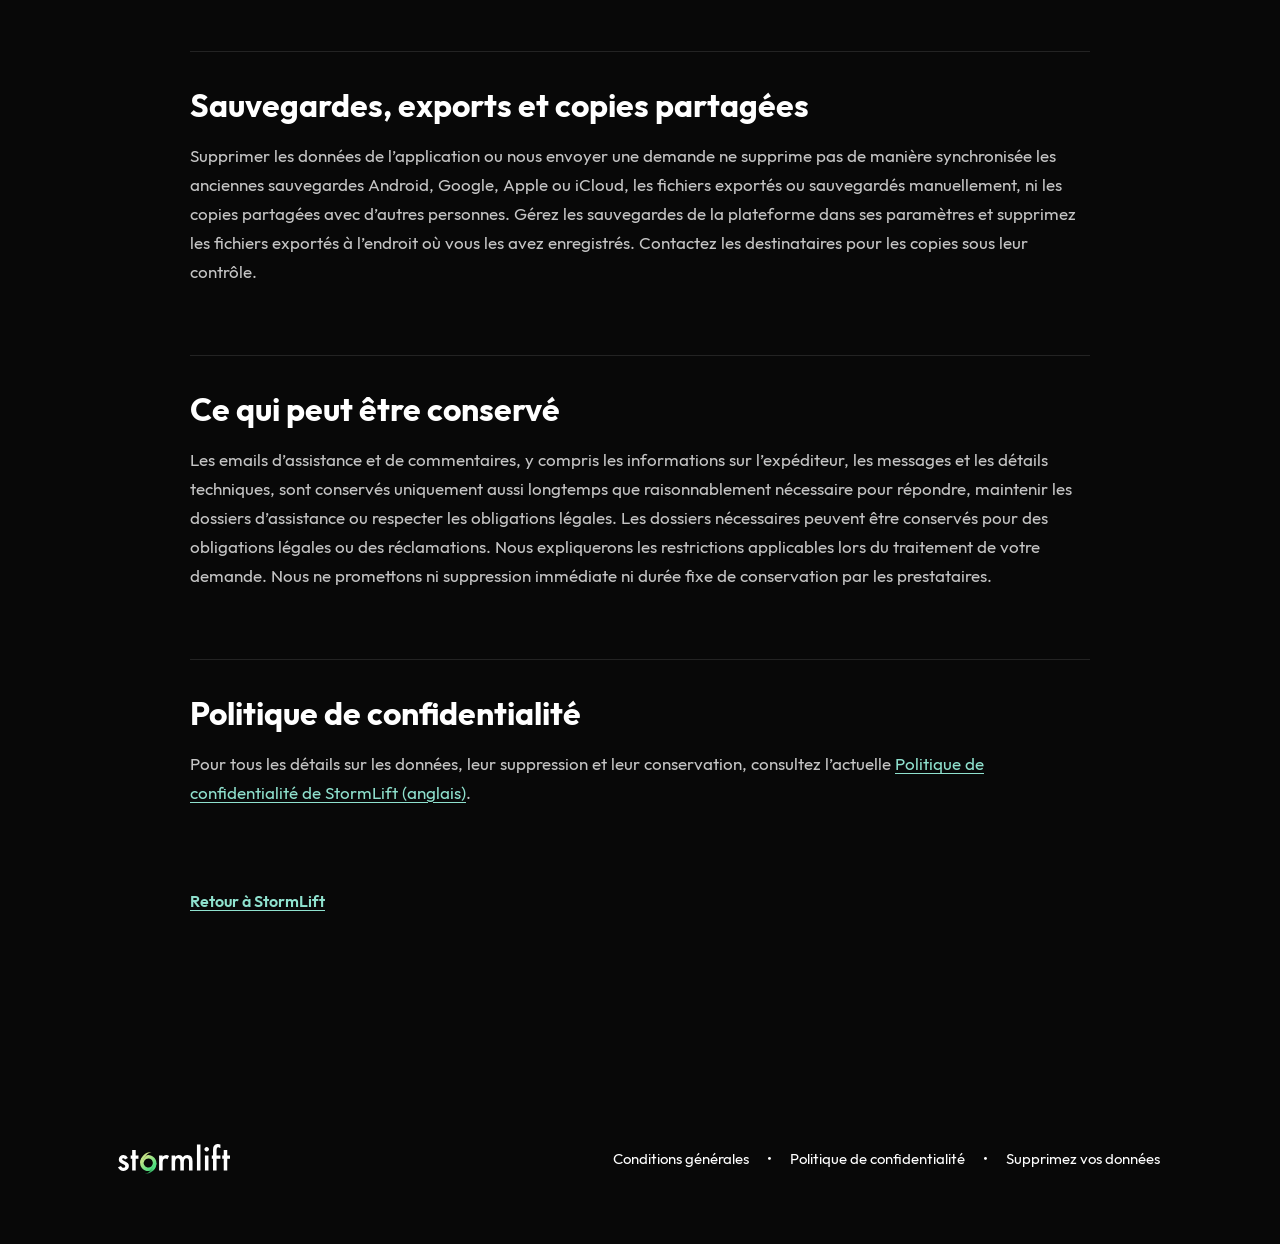
<file: delete-data/fr/index.html>
<!doctype html>
<html lang="fr">
  <head>
    <meta charset="utf-8">
    <meta name="viewport" content="width=device-width, initial-scale=1">
    <title>Supprimez vos données — StormLift</title>
    <meta name="description" content="StormLift est exploitée par Roberta Virzi PT. L’application publiée ne propose pas de comptes utilisateur. Vous pouvez supprimer les données de votre appareil ou demander la suppression des dossiers pouvant être supprimés et sous notre contrôle.">
    <meta name="theme-color" content="#080808">
    <link rel="canonical" href="https://stormlift.app/delete-data/fr/">
    <link rel="alternate" hreflang="en" href="https://stormlift.app/delete-data/">
    <link rel="alternate" hreflang="it" href="https://stormlift.app/delete-data/it/">
    <link rel="alternate" hreflang="es" href="https://stormlift.app/delete-data/es/">
    <link rel="alternate" hreflang="fr" href="https://stormlift.app/delete-data/fr/">
    <link rel="alternate" hreflang="pt-BR" href="https://stormlift.app/delete-data/pt-br/">
    <link rel="alternate" hreflang="x-default" href="https://stormlift.app/delete-data/">
    <link rel="icon" href="../../assets/header/logo.svg" type="image/svg+xml">
    <link rel="stylesheet" href="../../styles.css?v=delete-data-1">
    <script src="../../legal.js?v=delete-data-1" defer></script>
  </head>
  <body class="legal-page site-shell-page" data-ios-store-available="false" data-show-social-accounts="false" data-show-compact-header-play="true" data-footer-legal-layout="right">
    <a class="skip-link" href="#legal-content">Aller au contenu</a>
    <header class="site-header">
      <a class="brand-mark" href="../../" aria-label="Accueil StormLift"><img src="../../assets/header/logo.svg" width="48" height="65" alt=""></a>
      <nav class="site-nav" aria-label="Accueil StormLift"><a href="../../#app">L’application</a><a href="../../#workouts">Entraînements</a><a href="../../#faqs">Questions fréquentes</a></nav>
      <div class="header-download-area">
        <div class="header-download" aria-hidden="true">Téléchargez gratuitement l’app dès maintenant</div>
        <a class="store-link header-play-cta" data-link="playStore" aria-label="Obtenir StormLift sur Google Play"><img src="../../assets/hero-slider/play-store-logo.png" width="155" height="45" alt="Obtenir StormLift sur Google Play"></a>
      </div>
    </header>
    <main class="legal-main" id="legal-content">
      <header class="legal-hero">
        <p class="legal-eyebrow">Vos données, sous votre contrôle</p>
        <h1>Supprimez vos données</h1>
        <p class="legal-effective">StormLift est exploitée par Roberta Virzi PT. L’application publiée ne propose pas de comptes utilisateur. Vous pouvez supprimer les données de votre appareil ou demander la suppression des dossiers pouvant être supprimés et sous notre contrôle.</p>
      </header>
      <article class="legal-content">
        <nav aria-label="Langue"><p><a href="../../delete-data/" lang="en" hreflang="en">English</a> · <a href="../../delete-data/it/" lang="it" hreflang="it">Italiano</a> · <a href="../../delete-data/es/" lang="es" hreflang="es">Español</a> · <a href="../../delete-data/fr/" lang="fr" hreflang="fr" aria-current="page">Français</a> · <a href="../../delete-data/pt-br/" lang="pt-BR" hreflang="pt-BR">Português (Brasil)</a></p></nav>
        <h2>Supprimer les données de votre appareil</h2>
        <p>Ouvrez les <strong>Paramètres</strong> de StormLift. Repérez <strong>Supprimer toutes les données StormLift</strong>, choisissez <strong>Tout supprimer</strong> et confirmez la suppression.</p>
        <p>Cette action supprime de cet appareil les données gérées par StormLift : profil, mensurations, photo, entraînements, historique, progression, points de reprise, préférences, paramètres et caches de l’application. L’application revient à la configuration initiale. Cette action est définitive pour l’appareil actuel ; les copies externes à l’application sont traitées séparément ci-dessous.</p>
        <h2 id="request-deletion">Demander une suppression par email</h2>
        <p>Envoyez votre demande à <a href="mailto:stormliftapp@gmail.com">stormliftapp@gmail.com</a>.</p>
        <p>Pour demander la suppression des échanges d’assistance ou de commentaires et d’autres dossiers pouvant être supprimés et conservés par Roberta Virzi PT, écrivez-nous, si possible, depuis l’adresse utilisée pour ces échanges. Indiquez les dossiers à supprimer ; une date approximative ou l’objet peut nous aider à les retrouver. Nous ne demanderons des informations supplémentaires que si elles sont nécessaires pour identifier et traiter votre demande.</p>
        <p>N’envoyez pas de mots de passe, de pièces d’identité ou d’exports d’entraînements avec votre demande initiale. Nous pouvons ne pas être en mesure d’accéder aux données conservées uniquement sur votre appareil ou de les identifier.</p>
        <h2>Prestataires externes</h2>
        <p>Des prestataires externes, notamment Google ML Kit sur Android, YMove et les hébergeurs de médias, peuvent traiter des informations techniques. Nous ne pouvons pas effacer directement tous les dossiers contrôlés par ces prestataires. Nous évaluerons les demandes dans les limites de notre contrôle réel et des obligations légales applicables, et expliquerons les restrictions pertinentes. Le traitement et la conservation contrôlés par les prestataires suivent leurs conditions applicables.</p>
        <h2>Sauvegardes, exports et copies partagées</h2>
        <p>Supprimer les données de l’application ou nous envoyer une demande ne supprime pas de manière synchronisée les anciennes sauvegardes Android, Google, Apple ou iCloud, les fichiers exportés ou sauvegardés manuellement, ni les copies partagées avec d’autres personnes. Gérez les sauvegardes de la plateforme dans ses paramètres et supprimez les fichiers exportés à l’endroit où vous les avez enregistrés. Contactez les destinataires pour les copies sous leur contrôle.</p>
        <h2>Ce qui peut être conservé</h2>
        <p>Les emails d’assistance et de commentaires, y compris les informations sur l’expéditeur, les messages et les détails techniques, sont conservés uniquement aussi longtemps que raisonnablement nécessaire pour répondre, maintenir les dossiers d’assistance ou respecter les obligations légales. Les dossiers nécessaires peuvent être conservés pour des obligations légales ou des réclamations. Nous expliquerons les restrictions applicables lors du traitement de votre demande. Nous ne promettons ni suppression immédiate ni durée fixe de conservation par les prestataires.</p>
        <h2>Politique de confidentialité</h2>
        <p>Pour tous les détails sur les données, leur suppression et leur conservation, consultez l’actuelle <a href="../../privacy/" hreflang="en">Politique de confidentialité de StormLift (anglais)</a>.</p>
        <a class="legal-back" href="../../">Retour à StormLift</a>
      </article>
    </main>
    <footer class="site-footer" data-footer-reveal>
      <a class="footer-brand" href="../../" aria-label="Accueil StormLift"><img src="../../assets/footer/logo-footer.svg" width="168" height="46" alt="StormLift" loading="lazy"></a>
      <nav class="footer-nav" aria-label="Navigation juridique"><a href="../../terms/" hreflang="en">Conditions générales</a><span aria-hidden="true">•</span><a href="../../privacy/" hreflang="en">Politique de confidentialité</a><span aria-hidden="true">•</span><a href="./" data-delete-data aria-current="page">Supprimez vos données</a></nav>
    </footer>
  </body>
</html>
</file>
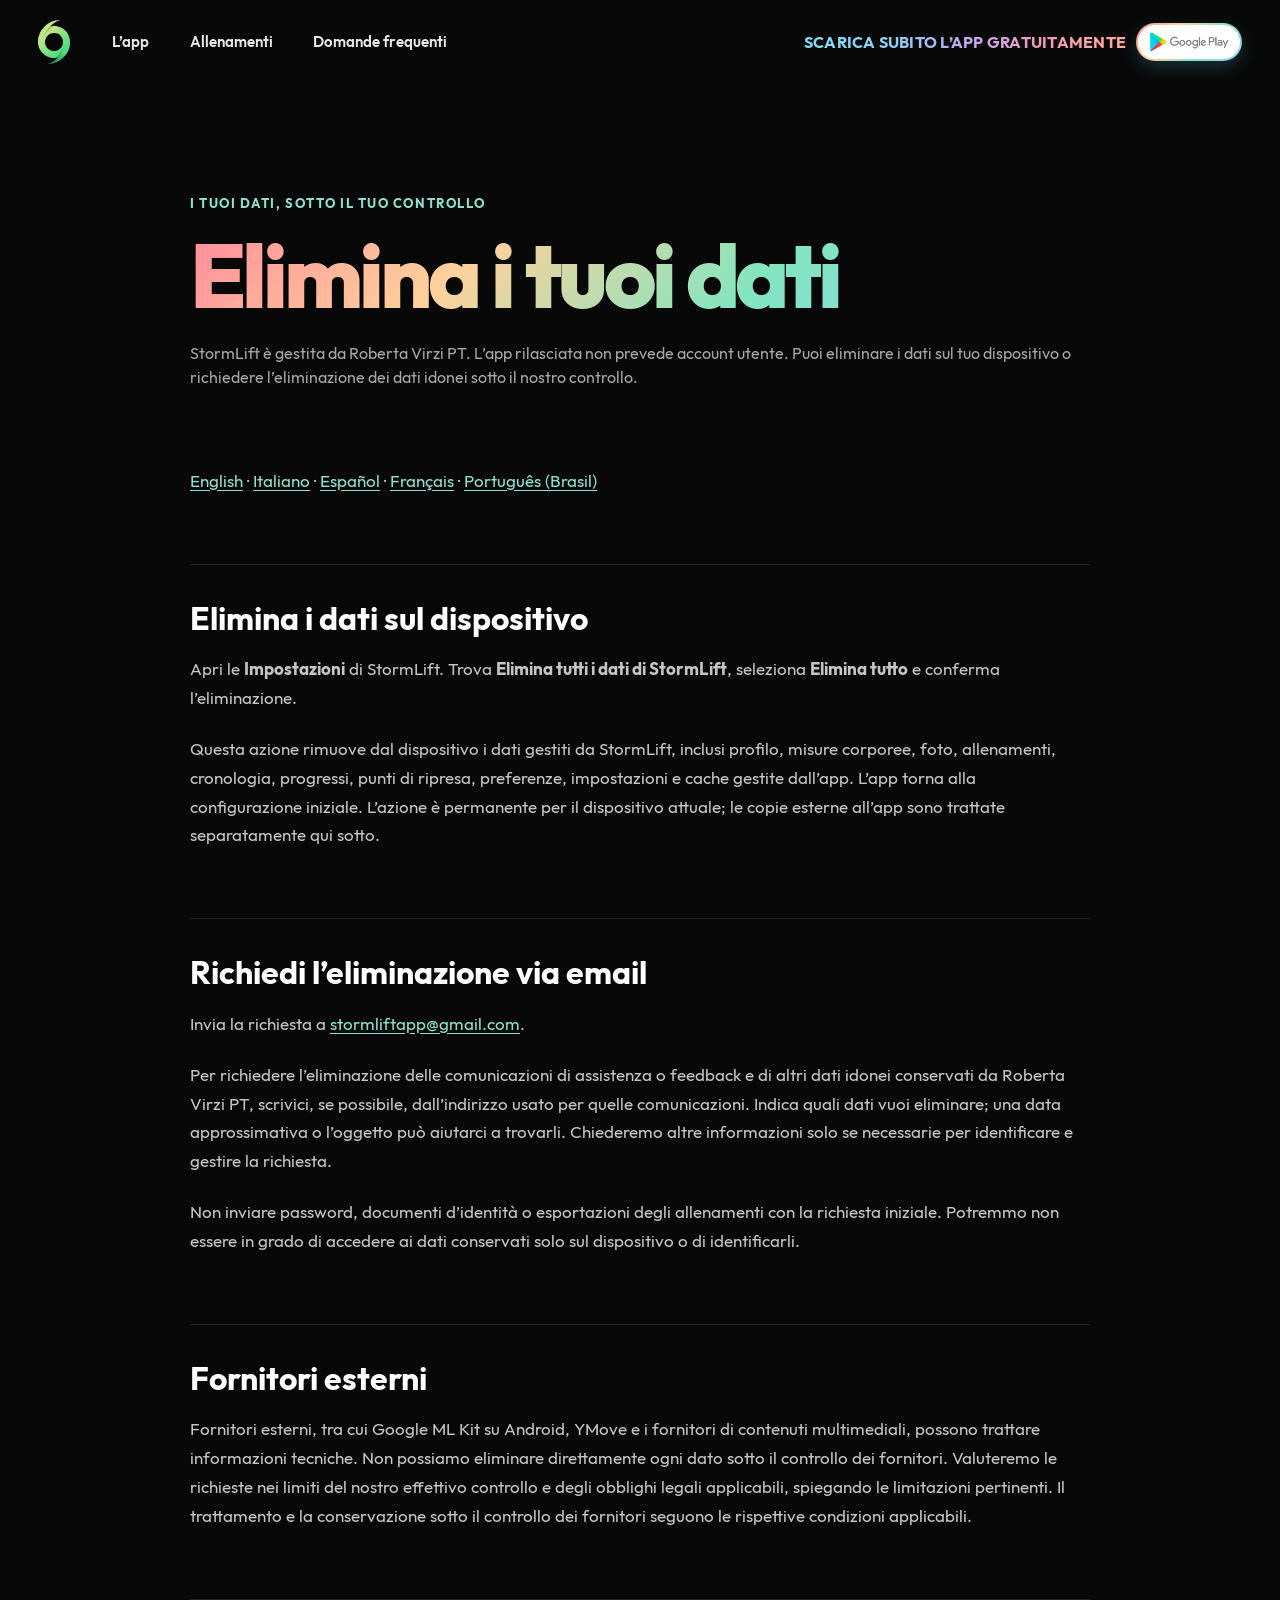
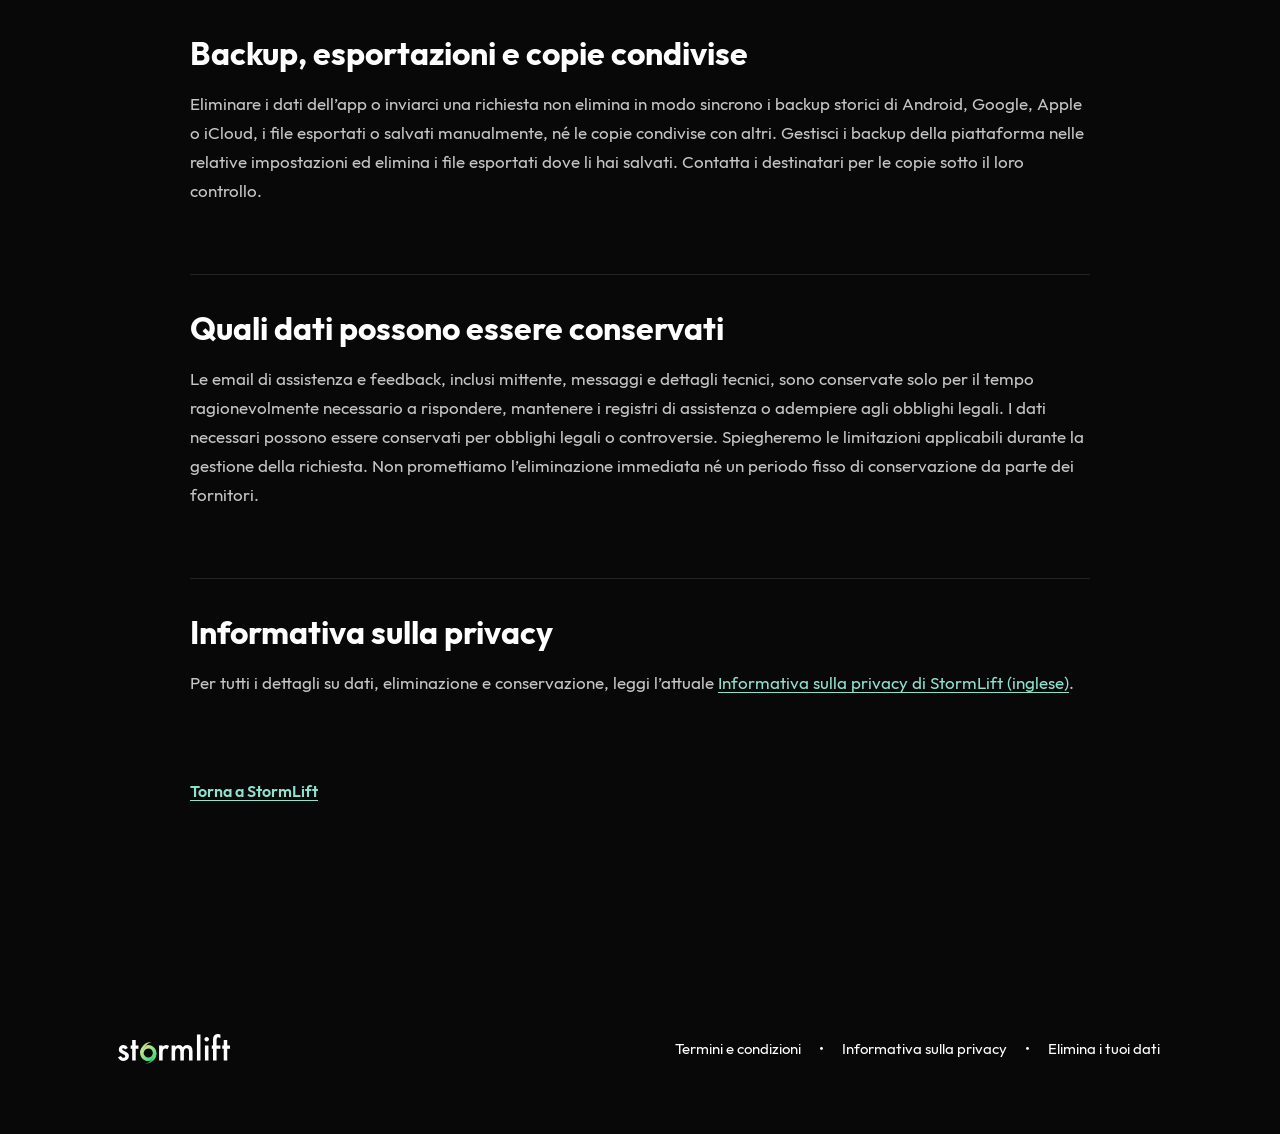
<file: delete-data/it/index.html>
<!doctype html>
<html lang="it">
  <head>
    <meta charset="utf-8">
    <meta name="viewport" content="width=device-width, initial-scale=1">
    <title>Elimina i tuoi dati — StormLift</title>
    <meta name="description" content="StormLift è gestita da Roberta Virzi PT. L’app rilasciata non prevede account utente. Puoi eliminare i dati sul tuo dispositivo o richiedere l’eliminazione dei dati idonei sotto il nostro controllo.">
    <meta name="theme-color" content="#080808">
    <link rel="canonical" href="https://stormlift.app/delete-data/it/">
    <link rel="alternate" hreflang="en" href="https://stormlift.app/delete-data/">
    <link rel="alternate" hreflang="it" href="https://stormlift.app/delete-data/it/">
    <link rel="alternate" hreflang="es" href="https://stormlift.app/delete-data/es/">
    <link rel="alternate" hreflang="fr" href="https://stormlift.app/delete-data/fr/">
    <link rel="alternate" hreflang="pt-BR" href="https://stormlift.app/delete-data/pt-br/">
    <link rel="alternate" hreflang="x-default" href="https://stormlift.app/delete-data/">
    <link rel="icon" href="../../assets/header/logo.svg" type="image/svg+xml">
    <link rel="stylesheet" href="../../styles.css?v=delete-data-1">
    <script src="../../legal.js?v=delete-data-1" defer></script>
  </head>
  <body class="legal-page site-shell-page" data-ios-store-available="false" data-show-social-accounts="false" data-show-compact-header-play="true" data-footer-legal-layout="right">
    <a class="skip-link" href="#legal-content">Vai al contenuto</a>
    <header class="site-header">
      <a class="brand-mark" href="../../" aria-label="Pagina iniziale di StormLift"><img src="../../assets/header/logo.svg" width="48" height="65" alt=""></a>
      <nav class="site-nav" aria-label="Pagina iniziale di StormLift"><a href="../../#app">L’app</a><a href="../../#workouts">Allenamenti</a><a href="../../#faqs">Domande frequenti</a></nav>
      <div class="header-download-area">
        <div class="header-download" aria-hidden="true">Scarica subito l’app gratuitamente</div>
        <a class="store-link header-play-cta" data-link="playStore" aria-label="Scarica StormLift su Google Play"><img src="../../assets/hero-slider/play-store-logo.png" width="155" height="45" alt="Scarica StormLift su Google Play"></a>
      </div>
    </header>
    <main class="legal-main" id="legal-content">
      <header class="legal-hero">
        <p class="legal-eyebrow">I tuoi dati, sotto il tuo controllo</p>
        <h1>Elimina i tuoi dati</h1>
        <p class="legal-effective">StormLift è gestita da Roberta Virzi PT. L’app rilasciata non prevede account utente. Puoi eliminare i dati sul tuo dispositivo o richiedere l’eliminazione dei dati idonei sotto il nostro controllo.</p>
      </header>
      <article class="legal-content">
        <nav aria-label="Lingua"><p><a href="../../delete-data/" lang="en" hreflang="en">English</a> · <a href="../../delete-data/it/" lang="it" hreflang="it" aria-current="page">Italiano</a> · <a href="../../delete-data/es/" lang="es" hreflang="es">Español</a> · <a href="../../delete-data/fr/" lang="fr" hreflang="fr">Français</a> · <a href="../../delete-data/pt-br/" lang="pt-BR" hreflang="pt-BR">Português (Brasil)</a></p></nav>
        <h2>Elimina i dati sul dispositivo</h2>
        <p>Apri le <strong>Impostazioni</strong> di StormLift. Trova <strong>Elimina tutti i dati di StormLift</strong>, seleziona <strong>Elimina tutto</strong> e conferma l’eliminazione.</p>
        <p>Questa azione rimuove dal dispositivo i dati gestiti da StormLift, inclusi profilo, misure corporee, foto, allenamenti, cronologia, progressi, punti di ripresa, preferenze, impostazioni e cache gestite dall’app. L’app torna alla configurazione iniziale. L’azione è permanente per il dispositivo attuale; le copie esterne all’app sono trattate separatamente qui sotto.</p>
        <h2 id="request-deletion">Richiedi l’eliminazione via email</h2>
        <p>Invia la richiesta a <a href="mailto:stormliftapp@gmail.com">stormliftapp@gmail.com</a>.</p>
        <p>Per richiedere l’eliminazione delle comunicazioni di assistenza o feedback e di altri dati idonei conservati da Roberta Virzi PT, scrivici, se possibile, dall’indirizzo usato per quelle comunicazioni. Indica quali dati vuoi eliminare; una data approssimativa o l’oggetto può aiutarci a trovarli. Chiederemo altre informazioni solo se necessarie per identificare e gestire la richiesta.</p>
        <p>Non inviare password, documenti d’identità o esportazioni degli allenamenti con la richiesta iniziale. Potremmo non essere in grado di accedere ai dati conservati solo sul dispositivo o di identificarli.</p>
        <h2>Fornitori esterni</h2>
        <p>Fornitori esterni, tra cui Google ML Kit su Android, YMove e i fornitori di contenuti multimediali, possono trattare informazioni tecniche. Non possiamo eliminare direttamente ogni dato sotto il controllo dei fornitori. Valuteremo le richieste nei limiti del nostro effettivo controllo e degli obblighi legali applicabili, spiegando le limitazioni pertinenti. Il trattamento e la conservazione sotto il controllo dei fornitori seguono le rispettive condizioni applicabili.</p>
        <h2>Backup, esportazioni e copie condivise</h2>
        <p>Eliminare i dati dell’app o inviarci una richiesta non elimina in modo sincrono i backup storici di Android, Google, Apple o iCloud, i file esportati o salvati manualmente, né le copie condivise con altri. Gestisci i backup della piattaforma nelle relative impostazioni ed elimina i file esportati dove li hai salvati. Contatta i destinatari per le copie sotto il loro controllo.</p>
        <h2>Quali dati possono essere conservati</h2>
        <p>Le email di assistenza e feedback, inclusi mittente, messaggi e dettagli tecnici, sono conservate solo per il tempo ragionevolmente necessario a rispondere, mantenere i registri di assistenza o adempiere agli obblighi legali. I dati necessari possono essere conservati per obblighi legali o controversie. Spiegheremo le limitazioni applicabili durante la gestione della richiesta. Non promettiamo l’eliminazione immediata né un periodo fisso di conservazione da parte dei fornitori.</p>
        <h2>Informativa sulla privacy</h2>
        <p>Per tutti i dettagli su dati, eliminazione e conservazione, leggi l’attuale <a href="../../privacy/" hreflang="en">Informativa sulla privacy di StormLift (inglese)</a>.</p>
        <a class="legal-back" href="../../">Torna a StormLift</a>
      </article>
    </main>
    <footer class="site-footer" data-footer-reveal>
      <a class="footer-brand" href="../../" aria-label="Pagina iniziale di StormLift"><img src="../../assets/footer/logo-footer.svg" width="168" height="46" alt="StormLift" loading="lazy"></a>
      <nav class="footer-nav" aria-label="Navigazione legale"><a href="../../terms/" hreflang="en">Termini e condizioni</a><span aria-hidden="true">•</span><a href="../../privacy/" hreflang="en">Informativa sulla privacy</a><span aria-hidden="true">•</span><a href="./" data-delete-data aria-current="page">Elimina i tuoi dati</a></nav>
    </footer>
  </body>
</html>
</file>
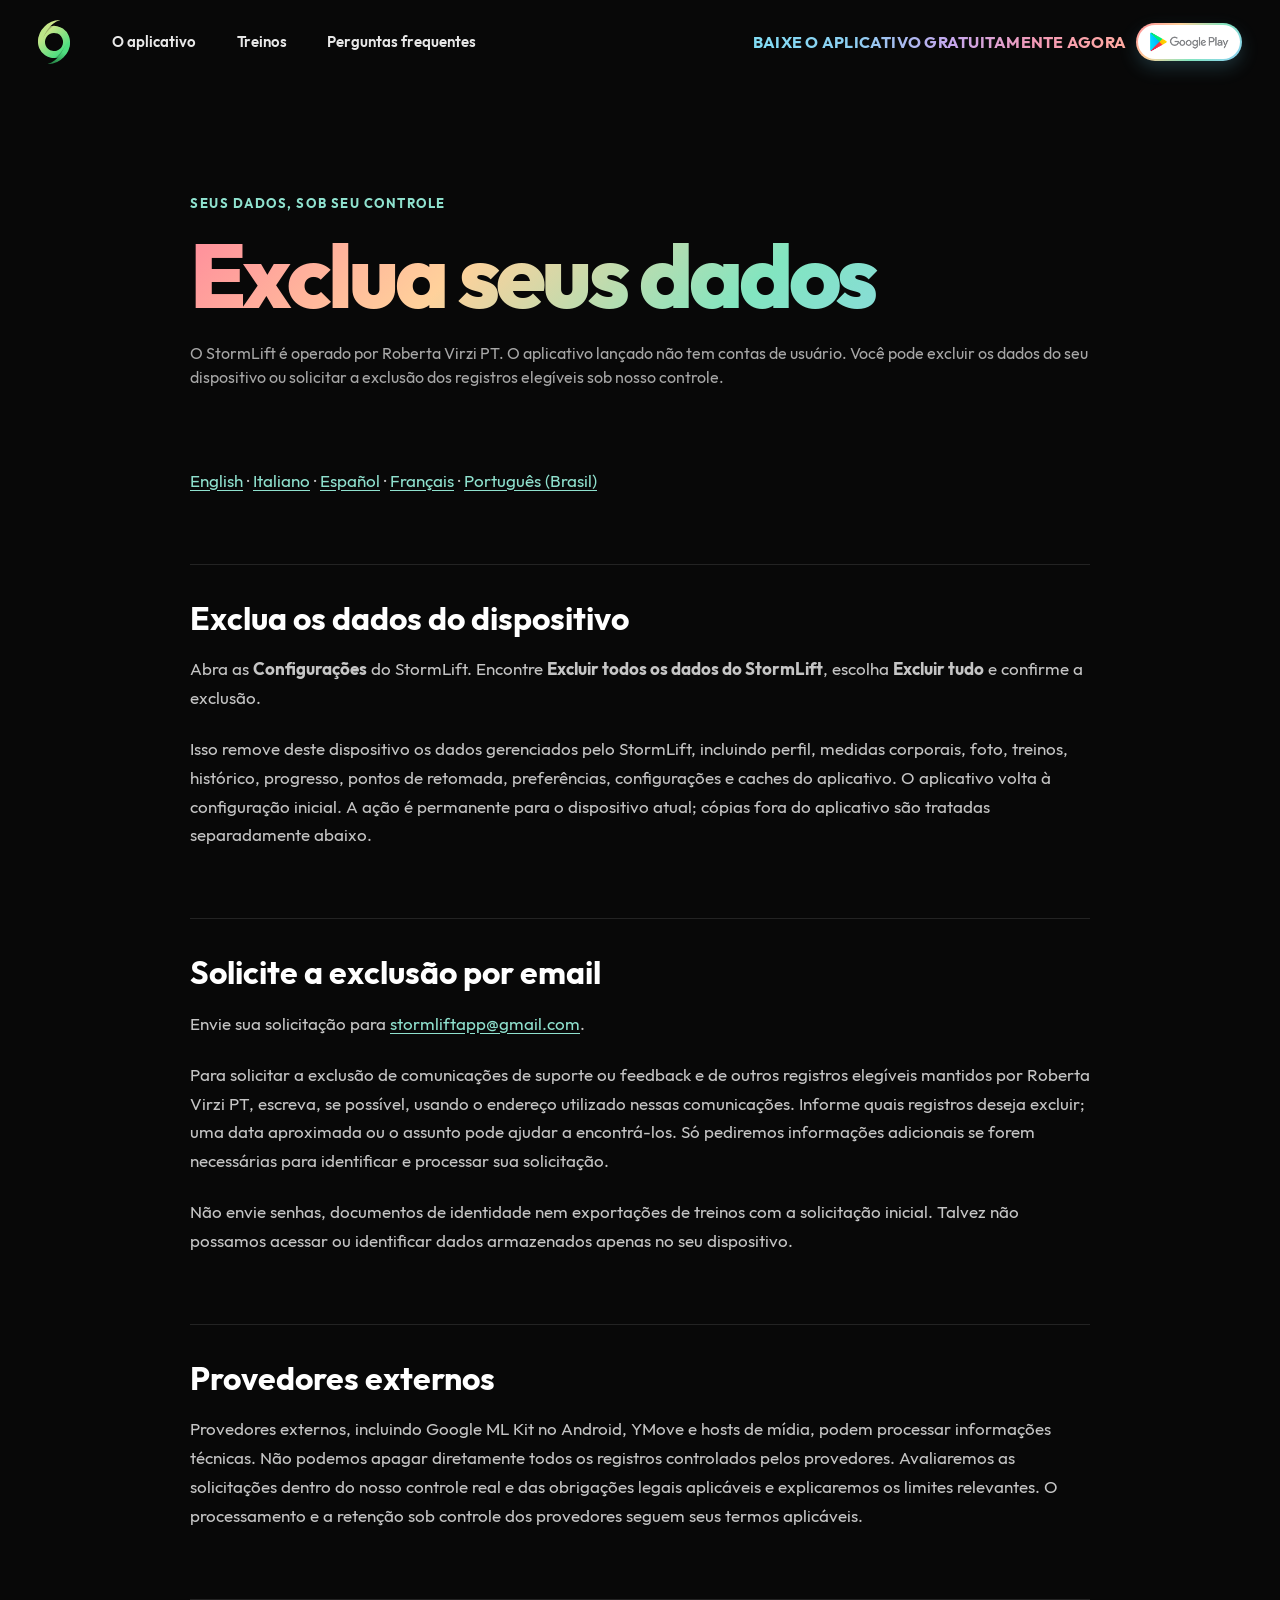
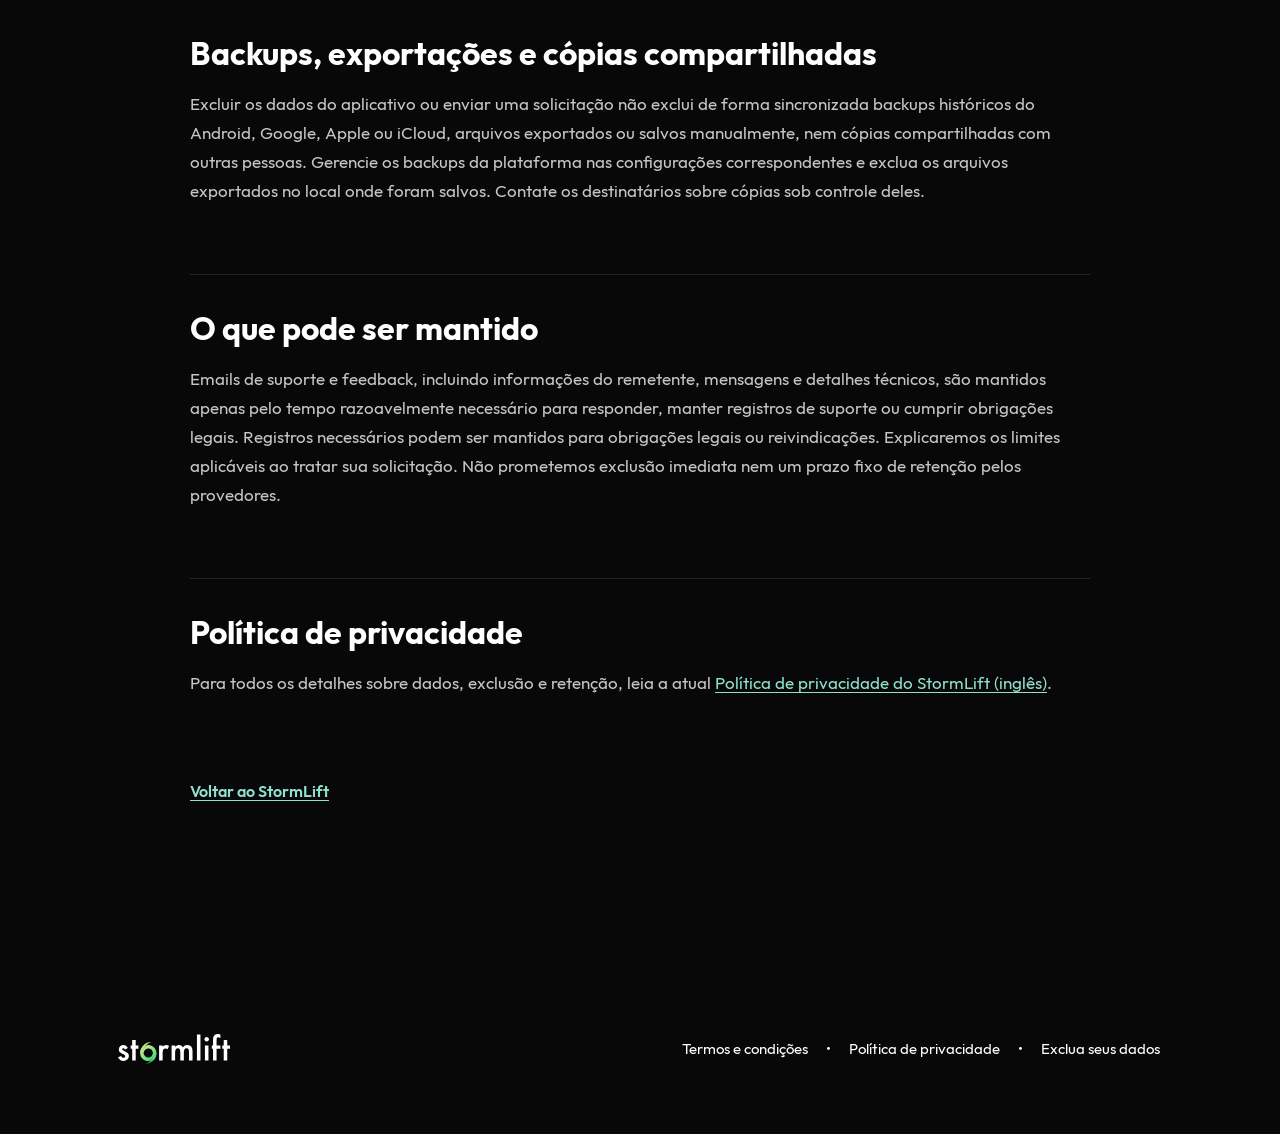
<file: delete-data/pt-br/index.html>
<!doctype html>
<html lang="pt-BR">
  <head>
    <meta charset="utf-8">
    <meta name="viewport" content="width=device-width, initial-scale=1">
    <title>Exclua seus dados — StormLift</title>
    <meta name="description" content="O StormLift é operado por Roberta Virzi PT. O aplicativo lançado não tem contas de usuário. Você pode excluir os dados do seu dispositivo ou solicitar a exclusão dos registros elegíveis sob nosso controle.">
    <meta name="theme-color" content="#080808">
    <link rel="canonical" href="https://stormlift.app/delete-data/pt-br/">
    <link rel="alternate" hreflang="en" href="https://stormlift.app/delete-data/">
    <link rel="alternate" hreflang="it" href="https://stormlift.app/delete-data/it/">
    <link rel="alternate" hreflang="es" href="https://stormlift.app/delete-data/es/">
    <link rel="alternate" hreflang="fr" href="https://stormlift.app/delete-data/fr/">
    <link rel="alternate" hreflang="pt-BR" href="https://stormlift.app/delete-data/pt-br/">
    <link rel="alternate" hreflang="x-default" href="https://stormlift.app/delete-data/">
    <link rel="icon" href="../../assets/header/logo.svg" type="image/svg+xml">
    <link rel="stylesheet" href="../../styles.css?v=delete-data-1">
    <script src="../../legal.js?v=delete-data-1" defer></script>
  </head>
  <body class="legal-page site-shell-page" data-ios-store-available="false" data-show-social-accounts="false" data-show-compact-header-play="true" data-footer-legal-layout="right">
    <a class="skip-link" href="#legal-content">Ir para o conteúdo</a>
    <header class="site-header">
      <a class="brand-mark" href="../../" aria-label="Página inicial do StormLift"><img src="../../assets/header/logo.svg" width="48" height="65" alt=""></a>
      <nav class="site-nav" aria-label="Página inicial do StormLift"><a href="../../#app">O aplicativo</a><a href="../../#workouts">Treinos</a><a href="../../#faqs">Perguntas frequentes</a></nav>
      <div class="header-download-area">
        <div class="header-download" aria-hidden="true">Baixe o aplicativo gratuitamente agora</div>
        <a class="store-link header-play-cta" data-link="playStore" aria-label="Baixe o StormLift no Google Play"><img src="../../assets/hero-slider/play-store-logo.png" width="155" height="45" alt="Baixe o StormLift no Google Play"></a>
      </div>
    </header>
    <main class="legal-main" id="legal-content">
      <header class="legal-hero">
        <p class="legal-eyebrow">Seus dados, sob seu controle</p>
        <h1>Exclua seus dados</h1>
        <p class="legal-effective">O StormLift é operado por Roberta Virzi PT. O aplicativo lançado não tem contas de usuário. Você pode excluir os dados do seu dispositivo ou solicitar a exclusão dos registros elegíveis sob nosso controle.</p>
      </header>
      <article class="legal-content">
        <nav aria-label="Idioma"><p><a href="../../delete-data/" lang="en" hreflang="en">English</a> · <a href="../../delete-data/it/" lang="it" hreflang="it">Italiano</a> · <a href="../../delete-data/es/" lang="es" hreflang="es">Español</a> · <a href="../../delete-data/fr/" lang="fr" hreflang="fr">Français</a> · <a href="../../delete-data/pt-br/" lang="pt-BR" hreflang="pt-BR" aria-current="page">Português (Brasil)</a></p></nav>
        <h2>Exclua os dados do dispositivo</h2>
        <p>Abra as <strong>Configurações</strong> do StormLift. Encontre <strong>Excluir todos os dados do StormLift</strong>, escolha <strong>Excluir tudo</strong> e confirme a exclusão.</p>
        <p>Isso remove deste dispositivo os dados gerenciados pelo StormLift, incluindo perfil, medidas corporais, foto, treinos, histórico, progresso, pontos de retomada, preferências, configurações e caches do aplicativo. O aplicativo volta à configuração inicial. A ação é permanente para o dispositivo atual; cópias fora do aplicativo são tratadas separadamente abaixo.</p>
        <h2 id="request-deletion">Solicite a exclusão por email</h2>
        <p>Envie sua solicitação para <a href="mailto:stormliftapp@gmail.com">stormliftapp@gmail.com</a>.</p>
        <p>Para solicitar a exclusão de comunicações de suporte ou feedback e de outros registros elegíveis mantidos por Roberta Virzi PT, escreva, se possível, usando o endereço utilizado nessas comunicações. Informe quais registros deseja excluir; uma data aproximada ou o assunto pode ajudar a encontrá-los. Só pediremos informações adicionais se forem necessárias para identificar e processar sua solicitação.</p>
        <p>Não envie senhas, documentos de identidade nem exportações de treinos com a solicitação inicial. Talvez não possamos acessar ou identificar dados armazenados apenas no seu dispositivo.</p>
        <h2>Provedores externos</h2>
        <p>Provedores externos, incluindo Google ML Kit no Android, YMove e hosts de mídia, podem processar informações técnicas. Não podemos apagar diretamente todos os registros controlados pelos provedores. Avaliaremos as solicitações dentro do nosso controle real e das obrigações legais aplicáveis e explicaremos os limites relevantes. O processamento e a retenção sob controle dos provedores seguem seus termos aplicáveis.</p>
        <h2>Backups, exportações e cópias compartilhadas</h2>
        <p>Excluir os dados do aplicativo ou enviar uma solicitação não exclui de forma sincronizada backups históricos do Android, Google, Apple ou iCloud, arquivos exportados ou salvos manualmente, nem cópias compartilhadas com outras pessoas. Gerencie os backups da plataforma nas configurações correspondentes e exclua os arquivos exportados no local onde foram salvos. Contate os destinatários sobre cópias sob controle deles.</p>
        <h2>O que pode ser mantido</h2>
        <p>Emails de suporte e feedback, incluindo informações do remetente, mensagens e detalhes técnicos, são mantidos apenas pelo tempo razoavelmente necessário para responder, manter registros de suporte ou cumprir obrigações legais. Registros necessários podem ser mantidos para obrigações legais ou reivindicações. Explicaremos os limites aplicáveis ao tratar sua solicitação. Não prometemos exclusão imediata nem um prazo fixo de retenção pelos provedores.</p>
        <h2>Política de privacidade</h2>
        <p>Para todos os detalhes sobre dados, exclusão e retenção, leia a atual <a href="../../privacy/" hreflang="en">Política de privacidade do StormLift (inglês)</a>.</p>
        <a class="legal-back" href="../../">Voltar ao StormLift</a>
      </article>
    </main>
    <footer class="site-footer" data-footer-reveal>
      <a class="footer-brand" href="../../" aria-label="Página inicial do StormLift"><img src="../../assets/footer/logo-footer.svg" width="168" height="46" alt="StormLift" loading="lazy"></a>
      <nav class="footer-nav" aria-label="Navegação legal"><a href="../../terms/" hreflang="en">Termos e condições</a><span aria-hidden="true">•</span><a href="../../privacy/" hreflang="en">Política de privacidade</a><span aria-hidden="true">•</span><a href="./" data-delete-data aria-current="page">Exclua seus dados</a></nav>
    </footer>
  </body>
</html>
</file>
<file: styles.css>
@font-face { font-family: "Outfit"; src: url("assets/fonts/outfit-regular.woff2") format("woff2"), url("assets/fonts/outfit-regular.ttf") format("truetype"); font-weight: 400; font-style: normal; font-display: swap; }
@font-face { font-family: "Outfit"; src: url("assets/fonts/outfit-medium.woff2") format("woff2"), url("assets/fonts/outfit-medium.ttf") format("truetype"); font-weight: 500; font-style: normal; font-display: swap; }
@font-face { font-family: "Outfit"; src: url("assets/fonts/outfit-semibold.woff2") format("woff2"), url("assets/fonts/outfit-semibold.ttf") format("truetype"); font-weight: 600; font-style: normal; font-display: swap; }
@font-face { font-family: "Outfit"; src: url("assets/fonts/outfit-bold.woff2") format("woff2"), url("assets/fonts/outfit-bold.ttf") format("truetype"); font-weight: 700; font-style: normal; font-display: swap; }
@font-face { font-family: "Outfit"; src: url("assets/fonts/outfit-extrabold.woff2") format("woff2"), url("assets/fonts/outfit-extrabold.ttf") format("truetype"); font-weight: 800; font-style: normal; font-display: swap; }

:root {
  color-scheme: dark;
  --bg: #080808;
  --panel: #111111;
  --text: #f5f5f3;
  --muted: #a7a7a7;
  --line: rgba(255, 255, 255, 0.11);
  --gradient-red-yellow: linear-gradient(135deg, #FFA0A1 0%, #FFED96 100%);
  --gradient-cyan-lilac-pink: linear-gradient(135deg, #96ECFF 0%, #E3B9F8 50%, #FF9FA4 100%);
  --gradient-red-orange-pink: linear-gradient(135deg, #FF8172 0%, #FFBC76 50%, #E8AAE3 100%);
  --gradient-yellow-cyan-lilac: linear-gradient(135deg, #FAEFAF 0%, #ACF8EF 50%, #E1BBF5 100%);
  --gradient-green-cyan: linear-gradient(135deg, #8EFFBB 0%, #90C7FF 100%);
  --content-max-width: 1592px;
  --content-gutter: 40px;
  --warm: linear-gradient(135deg, #ff718d 0%, #ff9d85 43%, #f5dd7a 100%);
  --coach: linear-gradient(135deg, #87efa8 0%, #67dfc4 47%, #69d4ef 100%);
  --focus: linear-gradient(135deg, #82e2f8 0%, #83c4f5 45%, #d697eb 100%);
  --pink: linear-gradient(135deg, #ff9f8b 0%, #f58fc5 100%);
  --rainbow: linear-gradient(135deg, #ff8d9c 0%, #ffd19b 31%, #82e5c0 63%, #8fcff8 100%);
  --header-cta-gradient: linear-gradient(90deg, #82ddf5 0%, #8dcff2 27%, #c5a7ed 53%, #f39ab6 76%, #ffaaa0 100%);
  --ease-premium: cubic-bezier(0.22, 0.61, 0.36, 1);
  --header-height: 84px;
}

* { box-sizing: border-box; }
html { min-width: 320px; scroll-behavior: smooth; scroll-padding-top: calc(var(--header-height) + 18px); background: var(--bg); }
body { min-width: 320px; min-height: 100%; margin: 0; overflow-x: hidden; color: var(--text); background: var(--bg); font-family: "Outfit", ui-sans-serif, system-ui, sans-serif; line-height: 1.45; -webkit-font-smoothing: antialiased; }
img { display: block; max-width: 100%; }
.asset-picture { display: contents; }
a { color: inherit; text-decoration: none; }
button, a { -webkit-tap-highlight-color: transparent; }
button { font: inherit; }
:focus-visible { outline: 3px solid #8ee8dd; outline-offset: 5px; }
.skip-link { position: fixed; top: 12px; left: 12px; z-index: 100; padding: 10px 16px; transform: translateY(-150%); border-radius: 999px; color: #080808; background: #f5f5f3; font-weight: 700; transition: transform 180ms ease; }
.skip-link:focus { transform: translateY(0); }
.visually-hidden { position: absolute !important; width: 1px !important; height: 1px !important; padding: 0 !important; margin: -1px !important; overflow: hidden !important; clip: rect(0, 0, 0, 0) !important; white-space: nowrap !important; border: 0 !important; }
.section-shell { width: min(100% - 80px, 1550px); margin-inline: auto; }
.content-container { width: min(calc(100% - (var(--content-gutter) * 2)), var(--content-max-width)); margin-inline: auto; }

.site-header { position: relative; z-index: 20; display: grid; grid-template-columns: 1fr auto 1fr; align-items: center; height: var(--header-height); padding: 0 38px; background: #080808; }
.brand-mark { justify-self: start; width: 31px; transition: opacity 180ms ease; }
.brand-mark:hover { opacity: 0.82; }
.brand-mark img { width: 31px; height: auto; }
.site-nav { display: flex; align-items: center; gap: clamp(24px, 3vw, 54px); font-size: 0.86rem; font-weight: 500; }
.site-nav a { position: relative; padding: 12px 2px; color: #e8e8e8; }
.site-nav a::after { position: absolute; right: 0; bottom: 7px; left: 0; height: 1px; content: ""; transform: scaleX(0); transform-origin: center; background: #fff; transition: transform 180ms ease; }
.site-nav a:hover::after, .site-nav a:focus-visible::after { transform: scaleX(1); }
.header-download-area { justify-self: end; display: flex; align-items: center; gap: clamp(10px, .7292vw, 14px); }
.header-download { justify-self: end; color: #b8dff0; font-size: 0.65rem; font-weight: 600; letter-spacing: 0.05em; text-transform: uppercase; }

/* Temporary availability mode. The body data attributes are the only layout/visibility switches. */
.site-shell-page[data-ios-store-available="false"] [data-link="appStore"],
.home-page[data-show-hero-store-buttons="false"] .hero-store-badges,
.home-page[data-show-feature-store-buttons="false"] .features .store-badges,
.home-page[data-show-final-store-buttons="false"] .final-cta .store-badges,
.site-shell-page[data-show-social-accounts="false"] .social-links,
.site-shell-page[data-show-compact-header-play="false"] .header-play-cta { display: none !important; pointer-events: none; }

.home-page {
  --anchor-header-height: var(--header-height);
  --document-scroll-padding: calc(var(--header-height) + 18px);
  --anchor-visible-gap: 24px;
  --app-anchor-content-offset: clamp(150px, 12.8vw, 245px);
  --workouts-anchor-content-offset: 110px;
  --faq-anchor-content-offset: 180px;
}
.site-shell-page .site-header { position: sticky; top: 0; z-index: 90; }
.site-shell-page .brand-mark,
.site-shell-page .brand-mark img { flex: none; }
.site-shell-page .brand-mark img { height: auto; transform: none; image-rendering: auto; }
.site-shell-page .site-nav { font-size: .92rem; font-weight: 600; line-height: 1.15; }
.site-shell-page .header-download {
  color: transparent;
  background: var(--header-cta-gradient);
  background-clip: text;
  -webkit-background-clip: text;
  -webkit-text-fill-color: transparent;
  font-size: clamp(.8rem, 1.25vw, .95rem);
  font-weight: 700;
  line-height: 1;
  letter-spacing: .025em;
}
.home-page #app {
  scroll-margin-top: calc(var(--anchor-header-height) + var(--anchor-visible-gap) - var(--app-anchor-content-offset) - var(--document-scroll-padding));
}
.home-page #workouts {
  scroll-margin-top: calc(var(--anchor-header-height) + var(--anchor-visible-gap) - var(--workouts-anchor-content-offset) - var(--document-scroll-padding));
}
.home-page #faqs {
  scroll-margin-top: calc(var(--anchor-header-height) + var(--anchor-visible-gap) - var(--faq-anchor-content-offset) - var(--document-scroll-padding));
}

.hero-slider { position: relative; height: calc(100vh - var(--header-height)); height: max(620px, calc(100dvh - var(--header-height))); overflow: hidden; background: #080808; }
.hero-stage { position: relative; width: 100%; height: 100%; overflow: hidden; isolation: isolate;
  --copy-top: 102px; --store-top: 104px; --store-left: 69%;
}
.hero-slider[data-slide="0"] .hero-stage { background-image: var(--gradient-red-yellow); }
.hero-slider[data-slide="1"] .hero-stage { background-image: var(--gradient-green-cyan); }
.hero-slider[data-slide="2"] .hero-stage { background-image: var(--gradient-cyan-lilac-pink); }
.hero-gradient { position: absolute; inset-block: 0; z-index: 1; left: var(--gradient-left); width: var(--gradient-width); pointer-events: none; background: var(--subject-gradient); transition: left 1.28s cubic-bezier(.64,0,.22,1), width 1.28s cubic-bezier(.64,0,.22,1); will-change: left, width; --strip-width: clamp(58px, 6.25vw, 120px); }
.hero-gradient__main { position: absolute; inset: 0; background: var(--subject-gradient); background-size: 112% 100%; }
.hero-gradient__main::after { position: absolute; inset: 0; content: ""; background: linear-gradient(90deg, rgba(255,255,255,.08), transparent 28%, rgba(255,255,255,.055) 65%, transparent); opacity: .7; }
.hero-gradient__strip { position: absolute; inset-block: 0; right: 0; z-index: 3; width: var(--strip-width); background: var(--subject-strip-gradient); box-shadow: var(--strip-shadow, -14px 0 30px -10px var(--subject-shadow), -7px 0 22px -12px var(--subject-shadow)); opacity: var(--strip-opacity, .86); }
.hero-gradient--strength { --subject-gradient: var(--gradient-red-yellow); --subject-strip-gradient: var(--gradient-red-yellow); --subject-shadow: rgba(255,126,103,.58); --strip-shadow: -18px 0 38px -7px rgba(255,126,103,.78), -10px 0 28px -9px rgba(255,190,102,.52); }
.hero-gradient--coach { --subject-gradient: var(--gradient-green-cyan); --subject-strip-gradient: var(--gradient-green-cyan); --subject-shadow: rgba(52,210,218,.76); --strip-shadow: -18px 0 40px -7px rgba(52,210,218,.88), -10px 0 30px -9px rgba(65,224,175,.56); --strip-opacity: .94; }
.hero-gradient--focus { --subject-gradient: var(--gradient-cyan-lilac-pink); --subject-strip-gradient: var(--gradient-cyan-lilac-pink); --subject-shadow: rgba(132,157,239,.62); }
.hero-slider[data-slide="0"] .hero-gradient--focus,
.hero-slider[data-slide="1"] .hero-gradient--strength,
.hero-slider[data-slide="2"] .hero-gradient--coach { --gradient-left: 0%; --gradient-width: 22.6%; }
.hero-slider[data-slide="0"] .hero-gradient--strength,
.hero-slider[data-slide="1"] .hero-gradient--coach,
.hero-slider[data-slide="2"] .hero-gradient--focus { --gradient-left: 22.5%; --gradient-width: 54.9%; z-index: 2; }
.hero-slider[data-slide="0"] .hero-gradient--coach,
.hero-slider[data-slide="1"] .hero-gradient--focus,
.hero-slider[data-slide="2"] .hero-gradient--strength { --gradient-left: 77.3%; --gradient-width: 22.8%; }
.hero-person { appearance: none; position: absolute; bottom: 0; left: 0; z-index: 5; width: auto; max-width: none; padding: 0; border: 0; color: inherit; background: transparent; transform: translate3d(var(--person-x),0,0) scale(var(--person-scale)); transform-origin: left bottom; transition: transform 1.32s cubic-bezier(.64,0,.22,1) 70ms; will-change: transform; }
.hero-person img { width: 100%; max-width: none; height: auto; pointer-events: none; filter: drop-shadow(0 18px 30px rgba(0,0,0,.24)); transition: filter 180ms ease, transform 180ms ease; }
.hero-person--strength { width: min(850px, 58vw); }
.hero-person--coach { width: min(588px, 42vw); }
.hero-person--focus { width: min(638px, 45vw); }
.hero-slider[data-slide="0"] .hero-person--strength,
.hero-slider[data-slide="1"] .hero-person--coach,
.hero-slider[data-slide="2"] .hero-person--focus { z-index: 6; }
.hero-slider[data-slide="0"] .hero-person--strength { --person-x: 24vw; --person-scale: .9; }
.hero-slider[data-slide="0"] .hero-person--coach { --person-x: 73vw; --person-scale: .64; }
.hero-slider[data-slide="0"] .hero-person--focus { --person-x: 4.5vw; --person-scale: .64; }
.hero-slider[data-slide="1"] .hero-person--strength { --person-x: 2vw; --person-scale: .64; }
.hero-slider[data-slide="1"] .hero-person--coach { --person-x: 31vw; --person-scale: .9; }
.hero-slider[data-slide="1"] .hero-person--focus { --person-x: 70vw; --person-scale: .64; }
.hero-slider[data-slide="2"] .hero-person--strength { --person-x: 68vw; --person-scale: .64; }
.hero-slider[data-slide="2"] .hero-person--coach { --person-x: 2.5vw; --person-scale: .64; }
.hero-slider[data-slide="2"] .hero-person--focus { --person-x: 30vw; --person-scale: .9; }
.hero-person:not(:disabled) { cursor: pointer; }
.hero-person:not(:disabled):hover img { transform: translateY(-2px) scale(1.008); filter: drop-shadow(0 21px 34px rgba(0,0,0,.25)) brightness(1.035); }
.hero-person:focus-visible { outline: 0; }
.hero-person:focus-visible img { filter: drop-shadow(0 18px 30px rgba(0,0,0,.24)) drop-shadow(0 0 8px rgba(255,255,255,.9)); }
.hero-copy { position: absolute; top: var(--copy-top); left: clamp(42px, 5.8vw, 112px); z-index: 9; width: min(460px, 31vw); perspective: 900px; }
.hero-copy__item { position: absolute; inset: 0 auto auto 0; width: 100%; transform: translate3d(0,22px,-18px) rotateX(-30deg) scale(.985); transform-origin: 50% 0; opacity: 0; pointer-events: none; transition: opacity 520ms ease, transform 820ms var(--ease-premium); }
.hero-copy__item.is-leaving { transform: translate3d(0,-18px,-16px) rotateX(28deg) scale(.985); transform-origin: 50% 100%; }
.hero-copy__item.is-active { transform: translateY(0) rotateX(0); opacity: 1; pointer-events: auto; }
.hero-copy h1, .hero-copy h2 { margin: 0; color: #0b0b0b; font-size: clamp(2.3rem, 3.35vw, 4rem); font-weight: 800; letter-spacing: -0.035em; line-height: 0.98; text-transform: uppercase; }
.hero-copy h1 span, .hero-copy h2 span { font-size: 0.72em; font-weight: 500; letter-spacing: -0.02em; }
.store-badges { display: flex; align-items: center; gap: 22px; }
.hero-store-badges { position: absolute; top: var(--store-top); left: var(--store-left); z-index: 9; width: calc((var(--store-button-width) * 2) + var(--store-gap)); height: calc(var(--store-button-height) + var(--store-stagger)); --store-art-width: clamp(136px, 7.6563vw, 147px); --store-image-width: clamp(124px, 6.9792vw, 134px); --store-pad-x: clamp(22px, 1.6667vw, 32px); --store-pad-y: clamp(11px, .7292vw, 14px); --store-border: 3px; --store-gap: clamp(18px, 1.1458vw, 22px); --store-stagger: clamp(28px, 1.9792vw, 38px); --store-button-width: calc(var(--store-art-width) + (var(--store-pad-x) * 2) + (var(--store-border) * 2)); --store-button-height: calc((var(--store-art-width) * .2903) + (var(--store-pad-y) * 2) + (var(--store-border) * 2)); }
.store-link { display: block; overflow: hidden; border-radius: 999px; background: #fff; box-shadow: 0 7px 14px rgba(0,0,0,0.16); transition: transform 180ms ease, opacity 180ms ease; }
.store-link:hover { transform: translateY(-2px); }
.store-link[aria-disabled="true"], .social-links a[aria-disabled="true"] { cursor: default; }
.store-link[aria-disabled="true"]:hover { transform: none; }
.header-play-cta {
  --header-play-art-width: clamp(82px, 5vw, 96px);
  display: grid;
  place-items: center;
  overflow: visible;
  padding: clamp(5px, .3125vw, 6px) clamp(10px, .625vw, 12px);
  border: 2px solid transparent;
  background: linear-gradient(#fff, #fff) padding-box, var(--rainbow) border-box;
  box-shadow: 0 7px 18px rgba(115,211,238,.2), 0 4px 10px rgba(0,0,0,.18);
}
.header-play-cta:hover { transform: translateY(-1px); }
.header-play-cta img { width: var(--header-play-art-width); height: auto; filter: none; }
.hero-store-badges .store-link { position: absolute; top: 0; display: grid; place-items: center; width: var(--store-button-width); overflow: visible; padding: var(--store-pad-y) var(--store-pad-x); border: var(--store-border) solid transparent; background: linear-gradient(#fff,#fff) padding-box, var(--rainbow) border-box; box-shadow: 0 10px 25px rgba(115,211,238,.22), 0 5px 14px rgba(0,0,0,.16); transform: translateY(calc(var(--store-y) + var(--store-hover-y, 0px))); transition: transform 1.05s var(--ease-premium) 120ms, opacity 180ms ease; will-change: transform; }
.hero-store-badges .store-link:first-child { left: 0; }
.hero-store-badges .store-link:nth-child(2) { left: calc(var(--store-button-width) + var(--store-gap)); }
.hero-store-badges .store-link:nth-child(2) { box-shadow: 0 10px 25px rgba(244,145,176,.2), 0 5px 14px rgba(0,0,0,.16); }
.hero-store-badges .store-link:hover { --store-hover-y: -2px; }
.hero-store-badges .store-link[aria-disabled="true"]:hover { --store-hover-y: 0px; }
.hero-store-badges img { width: var(--store-image-width); height: auto; filter: none; }
.hero-store-badges:not(.is-swapped) .store-link:first-child,
.hero-store-badges.is-swapped .store-link:nth-child(2) { --store-y: 0px; }
.hero-store-badges:not(.is-swapped) .store-link:nth-child(2),
.hero-store-badges.is-swapped .store-link:first-child { --store-y: var(--store-stagger); }
.hero-wordmark { position: absolute; right: 0; bottom: -1px; left: 0; width: 100%; max-width: none; height: auto; pointer-events: none; }
.hero-wordmark--blur { z-index: 7; aspect-ratio: 1920 / 259; background: rgba(255,255,255,.58); -webkit-backdrop-filter: blur(8px) saturate(.92); backdrop-filter: blur(8px) saturate(.92); -webkit-mask: url("assets/hero-slider/stormlift.svg") center bottom / 100% 100% no-repeat; mask: url("assets/hero-slider/stormlift.svg") center bottom / 100% 100% no-repeat; }
.hero-wordmark--front { z-index: 8; opacity: .52; filter: none; }
.hero-controls { display: none !important; }
.hero-control { position: relative; width: 40px; height: 40px; padding: 0; border: 0; background: transparent; cursor: pointer; }
.hero-control::before { position: absolute; top: 50%; left: 50%; width: 10px; height: 10px; content: ""; transform: translate(-50%, -50%); border: 1px solid rgba(255,255,255,0.75); border-radius: 999px; background: transparent; transition: width 220ms ease, background 220ms ease; }
.hero-control.is-active::before { width: 28px; background: #fff; }

.app-showcase { min-height: clamp(900px, 64vw, 1230px); padding: clamp(150px, 12.8vw, 245px) 0 clamp(100px, 8.8vw, 170px); }
.phone-composition { position: relative; width: min(1120px, 100%); height: clamp(600px, 42.7vw, 820px); margin: 0 auto; }
.phone-unit { position: absolute; bottom: 0; z-index: 2; aspect-ratio: 373 / 742; opacity: var(--phone-opacity, .86); transform: translate3d(0, var(--phone-y, 44px), 0) scale(var(--phone-scale, .91)); transform-origin: 50% 100%; will-change: transform, opacity; }
.phone-unit--left { left: 6%; height: 77.9%; }
.phone-unit--center { left: 50%; z-index: 3; height: 95%; aspect-ratio: 434 / 864; transform: translate3d(-50%, var(--phone-y, 32px), 0) scale(var(--phone-scale, .93)); }
.phone-unit--right { right: 6%; height: 77.9%; }
.phone { position: relative; z-index: 2; width: 100%; height: 100%; max-height: none; object-fit: contain; filter: drop-shadow(0 28px 42px rgba(0,0,0,0.55)); }
.phone-pill { position: absolute; z-index: 4; height: clamp(18px, 5.2%, 38px); opacity: var(--pill-opacity, 0); transform: translate3d(var(--pill-x, 0), var(--pill-y, 8px), 0) scale(var(--pill-scale, .84)); transform-origin: center; will-change: transform, opacity; }
.phone-pill__surface { position: relative; display: block; width: 100%; height: 100%; border: 1px solid rgba(255,255,255,.18); border-radius: 999px; box-shadow: var(--pill-shadow), inset 0 1px 0 rgba(255,255,255,.28); }
.phone-pill__surface::before { position: absolute; inset: 0; content: ""; border-radius: inherit; background: var(--pill-gradient); opacity: .88; }
.phone-pill--warm { --pill-gradient: var(--gradient-red-yellow); --pill-shadow: 0 4px 14px 1px rgba(255,160,161,.46), 0 0 18px rgba(255,237,150,.24); }
.phone-pill--focus { --pill-gradient: var(--gradient-cyan-lilac-pink); --pill-shadow: 0 4px 14px 1px rgba(227,185,248,.42), 0 0 18px rgba(150,236,255,.26), 0 0 10px rgba(255,159,164,.2); }
.phone-pill--coach { --pill-gradient: var(--gradient-green-cyan); --pill-shadow: 0 4px 14px 1px rgba(142,255,187,.42), 0 0 18px rgba(144,199,255,.28); }
.phone-pill--left-top { top: 6.2%; left: -6%; width: clamp(42px, 20.3%, 76px); }
.phone-pill--left-bottom { top: 88.7%; left: 84%; width: clamp(42px, 20.3%, 76px); }
.phone-pill--center-top { top: 8.5%; left: -8.5%; width: clamp(42px, 15.5%, 68px); }
.phone-pill--center-middle { top: 47.4%; left: 89%; width: clamp(54px, 27%, 116px); }
.phone-pill--center-bottom { top: 90.3%; left: -3.5%; width: clamp(50px, 23%, 98px); }
.phone-pill--right-top { top: 17%; left: 86.5%; width: clamp(42px, 20.3%, 76px); }
.phone-pill--right-bottom { top: 89%; left: -6%; width: clamp(50px, 25.5%, 94px); }
.phone-pill--left-top .phone-pill__surface { animation: phone-pill-drift-a 8.8s ease-in-out infinite -2.1s; }
.phone-pill--left-bottom .phone-pill__surface { animation: phone-pill-drift-b 11.2s ease-in-out infinite -5.4s; }
.phone-pill--center-top .phone-pill__surface { animation: phone-pill-drift-c 9.6s ease-in-out infinite -4s; }
.phone-pill--center-middle .phone-pill__surface { animation: phone-pill-drift-a 12.6s ease-in-out infinite -7.2s; }
.phone-pill--center-bottom .phone-pill__surface { animation: phone-pill-drift-b 10.4s ease-in-out infinite -1.8s; }
.phone-pill--right-top .phone-pill__surface { animation: phone-pill-drift-c 11.8s ease-in-out infinite -6.3s; }
.phone-pill--right-bottom .phone-pill__surface { animation: phone-pill-drift-a 9.2s ease-in-out infinite -3.7s; }
@keyframes phone-pill-drift-a { 0%,100% { translate: 0 0; } 50% { translate: 6px -4px; } }
@keyframes phone-pill-drift-b { 0%,100% { translate: 0 0; } 50% { translate: -5px 5px; } }
@keyframes phone-pill-drift-c { 0%,100% { translate: 0 0; } 50% { translate: 3px 6px; } }

.workouts { min-height: clamp(850px, 58vw, 1120px); padding: 110px 0 clamp(190px, 15vw, 290px); }
.section-intro { text-align: center; }
.section-intro p { margin: 18px 0 0; color: var(--muted); font-size: clamp(1rem, 1.25vw, 1.2rem); }
.workouts .section-intro p { color: #FFFFFF; font-size: clamp(1.05rem, 1.35vw, 1.3rem); }
.gradient-heading { width: fit-content; margin: 0; color: transparent; background-clip: text; -webkit-background-clip: text; font-size: clamp(3rem, 4vw, 4.5rem); font-weight: 800; letter-spacing: -0.03em; line-height: 1.02; }
.section-intro .gradient-heading { margin-inline: auto; }
.gradient-heading--blue { background-image: var(--focus); }
.gradient-heading--warm { background-image: var(--warm); }
.gradient-heading--green { background-image: var(--coach); }
.workout-grid { display: grid; grid-template-columns: repeat(6, minmax(0, 1fr)); gap: 44px 30px; margin-top: 95px; }
.workout-card { --card-delay: 0ms; position: relative; grid-column: span 2; height: clamp(185px, 11.5vw, 220px); padding: 35px 28px; overflow: visible; border-radius: 36px; color: #0a0a0a; background: var(--workout-gradient); box-shadow: 0 20px 34px rgba(0,0,0,0.26); isolation: isolate; }
.workout-card:nth-child(4) { grid-column: 2 / span 2; }
.workout-card:nth-child(5) { grid-column: 4 / span 2; }
.workout-card--quick { --workout-gradient: var(--gradient-red-yellow); --workout-pill-gradient: linear-gradient(135deg, rgba(255,160,161,.9) 0%, rgba(255,237,150,.9) 100%); --workout-pill-shadow: 0 7px 22px rgba(255,160,161,.58), 0 0 19px rgba(255,237,150,.38); --top-pill-left: 13%; --bottom-pill-right: 9%; }
.workout-card--journey { --workout-gradient: var(--gradient-cyan-lilac-pink); --workout-pill-gradient: linear-gradient(135deg, rgba(150,236,255,.9) 0%, rgba(227,185,248,.9) 50%, rgba(255,159,164,.9) 100%); --workout-pill-shadow: 0 7px 22px rgba(227,185,248,.56), 0 0 19px rgba(150,236,255,.42), 0 0 13px rgba(255,159,164,.28); --top-pill-left: 12%; --bottom-pill-right: 11%; }
.workout-card--travel { --workout-gradient: var(--gradient-red-orange-pink); --workout-pill-gradient: linear-gradient(135deg, rgba(255,129,114,.9) 0%, rgba(255,188,118,.9) 50%, rgba(232,170,227,.9) 100%); --workout-pill-shadow: 0 7px 22px rgba(255,129,114,.56), 0 0 19px rgba(255,188,118,.4), 0 0 13px rgba(232,170,227,.28); --top-pill-left: 14%; --bottom-pill-right: 9%; }
.workout-card--import { --workout-gradient: var(--gradient-yellow-cyan-lilac); --workout-pill-gradient: linear-gradient(135deg, rgba(250,239,175,.9) 0%, rgba(172,248,239,.9) 50%, rgba(225,187,245,.9) 100%); --workout-pill-shadow: 0 7px 22px rgba(250,239,175,.48), 0 0 19px rgba(172,248,239,.4), 0 0 13px rgba(225,187,245,.3); --top-pill-left: 13%; --bottom-pill-right: 9%; }
.workout-card--custom { --workout-gradient: var(--gradient-green-cyan); --workout-pill-gradient: linear-gradient(135deg, rgba(142,255,187,.9) 0%, rgba(144,199,255,.9) 100%); --workout-pill-shadow: 0 7px 22px rgba(142,255,187,.54), 0 0 19px rgba(144,199,255,.42); --top-pill-left: 12%; --bottom-pill-right: 10%; }
.workout-card > div { position: relative; z-index: 2; max-width: 52%; padding-top: 4px; }
.workout-card--quick > div { max-width: 50%; }
.workout-card--journey > div { max-width: 56%; }
.workout-card--travel > div { max-width: 58%; }
.workout-card--import > div { max-width: 58%; }
.workout-card--custom > div { max-width: 62%; }
.workout-card h3 { position: relative; z-index: 2; margin: 0 0 10px; font-size: clamp(1.25rem, 1.5vw, 1.65rem); line-height: 1; }
.workout-card p { position: relative; z-index: 2; margin: 0; font-size: clamp(1.0625rem, 1.7vw, 1.25rem); line-height: 1.32; }
.workout-card img { position: absolute; right: 12px; bottom: 0; z-index: 1; width: auto; height: clamp(210px, 12.9vw, 248px); object-fit: contain; object-position: bottom right; }
.workout-card--quick img { right: 20px; }
.workout-card--journey img { right: 20px; height: clamp(224px, 13.75vw, 264px); }
.workout-card--travel img { right: 16px; height: clamp(236px, 15.42vw, 296px); }
.workout-card--import img { right: 16px; height: clamp(216px, 13.33vw, 256px); }
.workout-card--custom img { right: 22px; height: clamp(220px, 13.33vw, 256px); }
.workout-glow { position: absolute; z-index: 3; display: block; border-radius: 999px; }
.workout-glow::before { position: absolute; inset: 0; content: ""; border-radius: inherit; background: var(--workout-pill-gradient, var(--workout-gradient)); box-shadow: var(--workout-pill-shadow); animation: var(--pill-drift-name, workout-pill-drift-a) var(--pill-drift-duration, 12s) ease-in-out var(--pill-drift-delay, 700ms) infinite; animation-play-state: paused; }
.workout-glow--top { top: -14px; left: var(--top-pill-left); width: clamp(72px, 5vw, 96px); height: clamp(28px, 1.7708vw, 34px); }
.workout-glow--bottom { right: var(--bottom-pill-right); bottom: -15px; width: clamp(84px, 6.0417vw, 116px); height: clamp(30px, 1.875vw, 36px); }
.workouts.is-composed .workout-glow::before { animation-play-state: running; }
.workout-card:nth-child(1) .workout-glow--top { --pill-drift-name: workout-pill-drift-a; --pill-drift-duration: 10.8s; --pill-drift-delay: calc(var(--card-delay) + 640ms); }
.workout-card:nth-child(1) .workout-glow--bottom { --pill-drift-name: workout-pill-drift-b; --pill-drift-duration: 13.2s; --pill-drift-delay: calc(var(--card-delay) + 780ms); }
.workout-card:nth-child(2) .workout-glow--top { --pill-drift-name: workout-pill-drift-c; --pill-drift-duration: 11.6s; --pill-drift-delay: calc(var(--card-delay) + 720ms); }
.workout-card:nth-child(2) .workout-glow--bottom { --pill-drift-name: workout-pill-drift-d; --pill-drift-duration: 14.1s; --pill-drift-delay: calc(var(--card-delay) + 860ms); }
.workout-card:nth-child(3) .workout-glow--top { --pill-drift-name: workout-pill-drift-b; --pill-drift-duration: 12.7s; --pill-drift-delay: calc(var(--card-delay) + 670ms); }
.workout-card:nth-child(3) .workout-glow--bottom { --pill-drift-name: workout-pill-drift-e; --pill-drift-duration: 15.2s; --pill-drift-delay: calc(var(--card-delay) + 830ms); }
.workout-card:nth-child(4) .workout-glow--top { --pill-drift-name: workout-pill-drift-d; --pill-drift-duration: 13.6s; --pill-drift-delay: calc(var(--card-delay) + 700ms); }
.workout-card:nth-child(4) .workout-glow--bottom { --pill-drift-name: workout-pill-drift-a; --pill-drift-duration: 11.9s; --pill-drift-delay: calc(var(--card-delay) + 810ms); }
.workout-card:nth-child(5) .workout-glow--top { --pill-drift-name: workout-pill-drift-e; --pill-drift-duration: 14.7s; --pill-drift-delay: calc(var(--card-delay) + 690ms); }
.workout-card:nth-child(5) .workout-glow--bottom { --pill-drift-name: workout-pill-drift-c; --pill-drift-duration: 12.3s; --pill-drift-delay: calc(var(--card-delay) + 840ms); }
@keyframes workout-pill-drift-a { 0%,100% { translate: 0 0; scale: 1; } 50% { translate: 3px -2px; scale: 1.012; } }
@keyframes workout-pill-drift-b { 0%,100% { translate: 0 0; scale: 1; } 50% { translate: -3px 2px; scale: .992; } }
@keyframes workout-pill-drift-c { 0%,100% { translate: 0 0; scale: 1; } 50% { translate: 2px 3px; scale: 1.008; } }
@keyframes workout-pill-drift-d { 0%,100% { translate: 0 0; scale: 1; } 50% { translate: -2px -3px; scale: .988; } }
@keyframes workout-pill-drift-e { 0%,100% { translate: 0 0; scale: 1; } 50% { translate: 4px 2px; scale: 1.01; } }

/* Quick Start is a separate, manual entry point after the creation modes. */
.quick-start { color: #080808; background: linear-gradient(115deg, #DCCBFF 0%, #9B7CFF 100%); }
.quick-start__content { display: grid; grid-template-columns: minmax(0, 1.5fr) minmax(0, .9fr); align-items: center; gap: clamp(40px, 6vw, 112px); padding-block: clamp(64px, 6.25vw, 110px); }
.quick-start__copy { min-width: 0; }
.quick-start__eyebrow { margin: 0 0 18px; font-size: .875rem; font-weight: 700; letter-spacing: .15em; }
.quick-start h2 { max-width: 14ch; margin: 0; font-size: clamp(2.5rem, 4.6vw, 5rem); font-weight: 800; letter-spacing: -.04em; line-height: 1.04; text-wrap: balance; }
.quick-start__body { max-width: 52ch; margin: 26px 0 0; font-size: clamp(1.125rem, 1.45vw, 1.375rem); line-height: 1.5; }
.quick-start__visual { display: grid; place-items: center; min-width: 0; }
.quick-start__glass { display: grid; place-items: center; width: min(100%, clamp(220px, 21vw, 340px)); aspect-ratio: 1; border: 1px solid rgba(255,255,255,.52); border-radius: clamp(44px, 4vw, 64px); background: linear-gradient(145deg, rgba(255,255,255,.4), rgba(255,255,255,.14)); box-shadow: inset 0 1px 0 rgba(255,255,255,.5), 0 20px 45px rgba(48,24,89,.12); -webkit-backdrop-filter: blur(14px); backdrop-filter: blur(14px); }
.quick-start__glass svg { display: block; width: 45%; height: auto; }

.features { padding-bottom: 230px; }
.feature { display: grid; grid-template-columns: minmax(0, .88fr) minmax(480px, 1.12fr); align-items: center; min-height: clamp(720px, 48vw, 920px); gap: 9vw; }
.feature + .feature { margin-top: 85px; }
.feature--reverse .feature-copy { grid-column: 2; grid-row: 1; }
.feature--reverse .feature-art { grid-column: 1; grid-row: 1; }
.feature-copy { max-width: 540px; padding-left: clamp(0px, 3vw, 48px); opacity: var(--motion-opacity, 1); transform: translateY(var(--copy-y, 0)); will-change: transform, opacity; }
.feature-copy > p { margin: 30px 0 0; color: #FFFFFF; font-size: clamp(1.125rem, 1.35vw, 1.375rem); line-height: 1.42; }
.feature-copy > p + p { max-width: 470px; margin-top: 34px; }
.store-badges--small {
  --feature-store-image-width: clamp(112px, 7.1875vw, 138px);
  --feature-store-pad-x: clamp(18px, 1.5625vw, 30px);
  --feature-store-pad-y: clamp(8px, .5208vw, 10px);
  --feature-store-border: 2px;
  gap: clamp(12px, 1.0417vw, 20px);
  margin-top: 54px;
  opacity: var(--cta-opacity, 1);
  transform: translateY(var(--cta-y, 0));
  will-change: transform, opacity;
}
.store-badges--small .store-link {
  display: grid;
  place-items: center;
  overflow: visible;
  padding: var(--feature-store-pad-y) var(--feature-store-pad-x);
  border: var(--feature-store-border) solid transparent;
  background: linear-gradient(#fff, #fff) padding-box, var(--rainbow) border-box;
  box-shadow: 0 9px 22px rgba(115,211,238,.2), 0 5px 13px rgba(0,0,0,.16);
}
.store-badges--small .store-link:nth-child(2) { box-shadow: 0 9px 22px rgba(244,145,176,.18), 0 5px 13px rgba(0,0,0,.16); }
.store-badges--small .store-link[aria-disabled="true"]:hover { transform: none; }
.store-badges--small img { width: var(--feature-store-image-width); height: auto; filter: none; }
.home-page .header-download-area .store-badges--header {
  --feature-store-image-width: 88px;
  --feature-store-pad-x: 14px;
  --feature-store-pad-y: 3px;
  display: none;
  flex: none;
  gap: 10px;
  margin-top: 0;
}
.store-badges--header .store-link { width: 120px; height: 36px; }
.feature-art {
  --composition-x: 50%;
  --outer-size: min(93%, 670px);
  --inner-size: min(72%, 520px);
  --outer-bottom: 0%;
  --inner-bottom: 10%;
  --person-x: 0px;
  --feature-gradient: var(--gradient-cyan-lilac-pink);
  --feature-glow: rgba(150,236,255,.28);
  position: relative;
  width: 100%;
  height: clamp(500px, 34vw, 650px);
  overflow: visible;
  transform: translateY(var(--shape-y, 0)) scale(var(--motion-scale, 1));
  transform-origin: center;
  will-change: transform;
}
.feature-shape {
  position: absolute;
  left: var(--composition-x);
  aspect-ratio: 1;
  background: var(--feature-gradient);
  box-shadow: inset 0 1px 0 rgba(255,255,255,.28), 0 30px 65px rgba(0,0,0,.4);
  transform-origin: center bottom;
  will-change: transform;
}
.feature-shape--back {
  bottom: var(--outer-bottom);
  width: var(--outer-size);
  border-radius: 105px;
  opacity: .82;
  transform: translate3d(-50%, 0, 0) scale(var(--outer-shape-scale, 1));
}
.feature-shape--front {
  bottom: var(--inner-bottom);
  width: var(--inner-size);
  border-radius: 78px;
  opacity: .74;
  transform: translate3d(-50%, var(--inner-y, 0), 0) scale(var(--inner-shape-scale, 1));
}
.feature-art--focus { --person-rest-y: 2px; --feature-gradient: var(--gradient-cyan-lilac-pink); --feature-glow: rgba(227,185,248,.34); }
.feature-art--track { --feature-gradient: var(--gradient-red-yellow); --feature-glow: rgba(255,160,161,.34); }
.feature-art--coach { --feature-gradient: var(--gradient-green-cyan); --feature-glow: rgba(142,255,187,.34); }
.feature-art img {
  position: absolute;
  right: auto;
  bottom: var(--outer-bottom);
  left: var(--composition-x);
  z-index: 2;
  width: auto;
  max-width: none;
  object-fit: contain;
  object-position: bottom;
  transform: translate3d(calc(-50% + var(--person-x)), calc(var(--person-y, 0px) + var(--person-rest-y, 0px)), 0) scale(var(--motion-side-scale, 1));
  transform-origin: center bottom;
  filter: drop-shadow(0 22px 26px rgba(0,0,0,.3));
  will-change: transform;
}
.feature-art--focus img { height: min(98.6%, 710px); }
.feature-art--track img { width: min(94.5%, 690px); height: auto; }
.feature-art--coach img { height: min(106.7%, 720px); }
.feature-orb {
  position: absolute;
  z-index: 3;
  width: 130px;
  height: 130px;
  border-radius: 40px;
  background: var(--feature-gradient);
  box-shadow: 0 16px 34px var(--feature-glow), 0 12px 24px rgba(0,0,0,.18), inset 0 1px 0 rgba(255,255,255,.24);
  opacity: calc(.88 * var(--orb-opacity-current, 1));
  transform: translate3d(var(--orb-x, 0px), var(--orb-y, 0px), 0) scale(var(--orb-scale, 1));
  will-change: transform, opacity;
}
.feature-orb--two { width: 110px; height: 110px; border-radius: 34px; }

.faq-section { padding: 180px 0 95px; }
.faq-section > h2 { margin: 0 0 44px; font-size: clamp(2.5rem, 3.4vw, 3.8rem); line-height: 1; }
.faq-category + .faq-category { margin-top: 24px; }
.faq-category h3 { margin: 0; }
.faq-toggle { display: flex; align-items: center; gap: 9px; width: 100%; min-height: 48px; padding: 0; border: 0; color: #fff; background: transparent; text-align: left; cursor: pointer; font-size: 1rem; font-weight: 600; }
.faq-toggle img { width: 15px; height: 15px; object-fit: contain; }
.faq-panel { display: grid; grid-template-rows: 1fr; overflow: hidden; opacity: 1; transition: grid-template-rows 360ms var(--ease-premium), opacity 260ms ease; }
.faq-panel[hidden] { display: none; }
.faq-grid { display: grid; grid-template-columns: repeat(3, 1fr); gap: 30px; min-height: 0; padding: 13px 0 8px; }
.faq-card { min-height: 160px; padding: 26px 27px; border-radius: 30px; color: #0b0b0b; }
#faq-general .faq-card { background: var(--gradient-yellow-cyan-lilac); }
#faq-workouts .faq-card { background: var(--gradient-cyan-lilac-pink); }
#faq-progress .faq-card { background: var(--gradient-green-cyan); }
#faq-data .faq-card { background: var(--gradient-red-orange-pink); }
.faq-card h4 { margin: 0 0 12px; font-size: 1.05rem; line-height: 1.1; }
.faq-card p { margin: 0; font-size: 0.98rem; line-height: 1.25; }

.benefits { border-top: 1px solid rgba(255,255,255,0.05); border-bottom: 1px solid rgba(255,255,255,0.05); background: #111111; }
.benefits-grid { display: grid; grid-template-columns: repeat(4, 1fr); align-items: start; min-height: 460px; padding-top: 80px; padding-bottom: 72px; }
.benefit { text-align: center; }
.benefit img { width: 92px; height: 94px; margin: 0 auto 28px; }
.benefit h2 { margin: 0; color: #f0f0f0; font-size: 1.35rem; font-weight: 500; text-transform: uppercase; }
.benefit:nth-child(1) h2 { color: #8cec86; }
.benefit:nth-child(3) h2 { color: #f59cae; }
.benefit:nth-child(4) h2 { color: #fb9a8e; }
.benefit p { margin: 15px 0 0; color: #9e9e9e; font-size: 0.96rem; line-height: 1.4; }

.final-cta { position: relative; isolation: isolate; height: 390px; overflow: hidden; background: var(--gradient-red-yellow); color: #090909; }
.final-cta__backdrop { position: absolute; inset: 0; z-index: 0; overflow: hidden; pointer-events: none; }
.final-cta-gradient { position: absolute; inset-block: 0; left: var(--cta-panel-left); width: var(--cta-panel-width); background: var(--cta-panel-gradient); --cta-strip-width: clamp(30px, 6.25vw, 120px); }
.final-cta-gradient__main { position: absolute; inset: 0; background: var(--cta-panel-gradient); background-size: 112% 100%; }
.final-cta-gradient__main::after { position: absolute; inset: 0; content: ""; background: linear-gradient(135deg, rgba(255,255,255,.08), transparent 28%, rgba(255,255,255,.055) 65%, transparent); opacity: .7; }
.final-cta-gradient__strip { position: absolute; inset-block: 0; right: 0; z-index: 3; width: var(--cta-strip-width); background: var(--cta-panel-gradient); box-shadow: var(--cta-strip-shadow); opacity: var(--cta-strip-opacity, .86); }
.final-cta-gradient--focus { z-index: 1; --cta-panel-left: 0%; --cta-panel-width: 22.6%; --cta-panel-gradient: var(--gradient-cyan-lilac-pink); --cta-strip-shadow: -14px 0 30px -10px rgba(132,157,239,.62), -7px 0 22px -12px rgba(132,157,239,.62); }
.final-cta-gradient--strength { z-index: 2; --cta-panel-left: 22.5%; --cta-panel-width: 54.9%; --cta-panel-gradient: var(--gradient-red-yellow); --cta-strip-shadow: -18px 0 38px -7px rgba(255,126,103,.78), -10px 0 28px -9px rgba(255,190,102,.52); }
.final-cta-gradient--coach { z-index: 1; --cta-panel-left: 77.3%; --cta-panel-width: 22.8%; --cta-panel-gradient: var(--gradient-green-cyan); --cta-strip-shadow: -18px 0 40px -7px rgba(52,210,218,.88), -10px 0 30px -9px rgba(65,224,175,.56); --cta-strip-opacity: .94; }
.final-cta__content { position: relative; z-index: 1; display: flex; align-items: center; height: 100%; }
.final-cta__copy { position: relative; z-index: 2; padding-left: 30px; }
.final-cta h2 { margin: 0; font-size: clamp(2rem, 3.2vw, 3.8rem); font-weight: 800; letter-spacing: -0.04em; line-height: .98; text-transform: uppercase; }
.final-cta p { margin: 16px 0 0; font-size: clamp(1.2rem, 1.8vw, 1.75rem); font-weight: 500; }
.home-page .final-cta .store-badges { flex-wrap: wrap; margin-top: 24px; }
.final-cta__phones { position: absolute; right: 7%; bottom: -18px; width: 430px; height: 100%; }
.final-phone { position: absolute; bottom: 0; width: auto; object-fit: contain; object-position: center bottom; }
/* Keep the approved display boxes when source pixel dimensions change. */
.final-phone--small { left: 28px; z-index: 1; width: 200px; height: auto; aspect-ratio: 257 / 315; }
.final-phone--big { right: 0; z-index: 2; width: 248px; height: auto; aspect-ratio: 318 / 389; }

.site-footer { display: grid; grid-template-columns: 1fr auto 1fr; align-items: center; min-height: 150px; padding: 30px 9vw; background: #080808; }
.footer-brand img { width: 132px; height: auto; }
.footer-nav { display: flex; flex-wrap: wrap; align-items: center; gap: 12px; color: #FFFFFF; }
.footer-nav, .footer-instagram { font-size: .84rem; }
.footer-nav a { position: relative; padding: 12px 2px; color: #e8e8e8; }
.footer-nav a::after { position: absolute; right: 0; bottom: 7px; left: 0; height: 1px; content: ""; transform: scaleX(0); transform-origin: center; background: #fff; transition: transform 180ms ease; }
.footer-nav a:hover, .footer-nav a:focus-visible { color: #fff; }
.footer-nav a:hover::after, .footer-nav a:focus-visible::after { transform: scaleX(1); }
.social-links { justify-self: end; display: flex; gap: 12px; }
.social-links a { display: grid; place-items: center; width: 32px; height: 32px; border-radius: 50%; background: var(--rainbow); transition: transform 180ms ease; }
.social-links a:hover { transform: translateY(-2px); }
.social-links img { width: 16px; height: 16px; }
.site-shell-page[data-footer-legal-layout="right"] .site-footer { grid-template-columns: 1fr auto; }
.site-shell-page[data-footer-legal-layout="right"] .footer-nav { grid-column: 2; justify-self: end; }
.home-page[data-footer-legal-layout="right"] .site-footer { grid-template-columns: minmax(0, 1fr) auto minmax(0, 1fr); column-gap: 24px; }
.home-page .footer-brand { justify-self: start; }
.home-page[data-footer-legal-layout="right"] .footer-nav { grid-column: 2; grid-row: 1; justify-self: center; justify-content: center; max-width: 100%; }
.footer-instagram { grid-column: 3; grid-row: 1; justify-self: end; display: inline-flex; align-items: center; gap: 9px; min-height: 44px; border-radius: 999px; color: #FFFFFF; transition: opacity 180ms ease; }
.footer-instagram:hover { opacity: .82; }
.footer-instagram__icon { display: grid; place-items: center; flex: none; width: 30px; height: 30px; border-radius: 50%; background: linear-gradient(135deg, #833AB4 0%, #C13584 25%, #E1306C 50%, #F77737 75%, #FCAF45 100%); }
.footer-instagram__icon img { width: 17px; height: 17px; filter: brightness(0) invert(1); }

.motion-ready .reveal { opacity: 0; transform: translateY(28px) scale(.985); transition: opacity 720ms ease, transform 780ms var(--ease-premium); }
.motion-ready .reveal.is-visible { opacity: 1; transform: translateY(0) scale(1); }
.benefit { --benefit-delay: 0ms; }
.benefit:nth-child(2) { --benefit-delay: 72ms; }
.benefit:nth-child(3) { --benefit-delay: 144ms; }
.benefit:nth-child(4) { --benefit-delay: 216ms; }
.motion-ready .benefits[data-benefits-reveal] .benefit img,
.motion-ready .benefits[data-benefits-reveal] .benefit h2,
.motion-ready .benefits[data-benefits-reveal] .benefit p { opacity: 0; }
.motion-ready .benefits[data-benefits-reveal] .benefit img {
  transform: translate3d(0, 16px, 0) scale(.88);
  transform-origin: center;
  transition: opacity 420ms ease var(--benefit-delay), transform 560ms var(--ease-premium) var(--benefit-delay);
}
.motion-ready .benefits[data-benefits-reveal] .benefit h2 {
  transform: translateY(12px);
  transition: opacity 400ms ease calc(var(--benefit-delay) + 64ms), transform 500ms var(--ease-premium) calc(var(--benefit-delay) + 64ms);
}
.motion-ready .benefits[data-benefits-reveal] .benefit p {
  transform: translateY(10px);
  transition: opacity 400ms ease calc(var(--benefit-delay) + 112ms), transform 500ms var(--ease-premium) calc(var(--benefit-delay) + 112ms);
}
.motion-ready .benefits[data-benefits-reveal].is-composed .benefit img,
.motion-ready .benefits[data-benefits-reveal].is-composed .benefit h2,
.motion-ready .benefits[data-benefits-reveal].is-composed .benefit p { opacity: 1; transform: translate3d(0, 0, 0) scale(1); }

.motion-ready .final-cta[data-cta-reveal] h2,
.motion-ready .final-cta[data-cta-reveal] p,
.motion-ready .final-cta[data-cta-reveal] .final-phone { opacity: 0; }
.motion-ready .final-cta[data-cta-reveal] h2 {
  transform: translate3d(-18px, 8px, 0);
  transition: opacity 500ms ease, transform 620ms var(--ease-premium);
}
.motion-ready .final-cta[data-cta-reveal] p {
  transform: translate3d(-12px, 7px, 0);
  transition: opacity 460ms ease 110ms, transform 560ms var(--ease-premium) 110ms;
}
.motion-ready .final-cta[data-cta-reveal] .final-phone--small {
  transform: translate3d(20px, 24px, 0) scale(.92);
  transform-origin: right bottom;
  transition: opacity 540ms ease 235ms, transform 700ms var(--ease-premium) 235ms;
}
.motion-ready .final-cta[data-cta-reveal] .final-phone--big {
  transform: translate3d(26px, 30px, 0) scale(.88);
  transform-origin: right bottom;
  transition: opacity 580ms ease 355ms, transform 760ms var(--ease-premium) 355ms;
}
.motion-ready .final-cta[data-cta-reveal].is-composed h2,
.motion-ready .final-cta[data-cta-reveal].is-composed p,
.motion-ready .final-cta[data-cta-reveal].is-composed .final-phone { opacity: 1; transform: translate3d(0, 0, 0) scale(1); }

.motion-ready .site-footer[data-footer-reveal] {
  opacity: 0;
  transform: translateY(14px);
  transition: opacity 480ms ease, transform 620ms var(--ease-premium);
}
.motion-ready .site-footer[data-footer-reveal].is-composed { opacity: 1; transform: translateY(0); }
.motion-ready .workouts[data-workouts-reveal] .section-intro h2,
.motion-ready .workouts[data-workouts-reveal] .section-intro p,
.motion-ready .workouts[data-workouts-reveal] .workout-card,
.motion-ready .workouts[data-workouts-reveal] .workout-glow { opacity: 0; }
.motion-ready .workouts[data-workouts-reveal] .section-intro h2 { transform: translateY(16px); transition: opacity 520ms ease, transform 580ms var(--ease-premium); }
.motion-ready .workouts[data-workouts-reveal] .section-intro p { transform: translateY(12px); transition: opacity 500ms ease 100ms, transform 560ms var(--ease-premium) 100ms; }
.motion-ready .workouts[data-workouts-reveal] .workout-card { --card-delay: 220ms; transform: translateY(20px) scale(.93); transform-origin: center; transition: opacity 560ms ease var(--card-delay), transform 640ms var(--ease-premium) var(--card-delay); }
.motion-ready .workouts[data-workouts-reveal] .workout-card:nth-child(2) { --card-delay: 340ms; }
.motion-ready .workouts[data-workouts-reveal] .workout-card:nth-child(3) { --card-delay: 460ms; }
.motion-ready .workouts[data-workouts-reveal] .workout-card:nth-child(4) { --card-delay: 580ms; }
.motion-ready .workouts[data-workouts-reveal] .workout-card:nth-child(5) { --card-delay: 700ms; }
.motion-ready .workouts[data-workouts-reveal] .workout-glow { transition: opacity 420ms ease calc(var(--card-delay) + 45ms), transform 460ms var(--ease-premium) calc(var(--card-delay) + 45ms); }
.motion-ready .workouts[data-workouts-reveal] .workout-glow--top { transform: translate3d(-7px,5px,0) scale(.84); }
.motion-ready .workouts[data-workouts-reveal] .workout-glow--bottom { transform: translate3d(7px,-5px,0) scale(.84); transition-delay: calc(var(--card-delay) + 90ms); }
.motion-ready .workouts[data-workouts-reveal].is-composed .section-intro h2,
.motion-ready .workouts[data-workouts-reveal].is-composed .section-intro p,
.motion-ready .workouts[data-workouts-reveal].is-composed .workout-card,
.motion-ready .workouts[data-workouts-reveal].is-composed .workout-glow { opacity: 1; transform: translate3d(0,0,0) scale(1); }

/* Desktop fidelity map, measured against the 1920px final artwork. */
@media (min-width: 1181px) {
  .site-shell-page {
    --fidelity-header: clamp(84px, 6.0417vw, 116px);
    --header-height: var(--fidelity-header);
    --fidelity-footer: clamp(170px, 10.8854vw, 209px);
  }

  .home-page {
    --anchor-header-height: var(--fidelity-header);
    --document-scroll-padding: 102px;
    --app-anchor-content-offset: clamp(120px, 8.3333vw, 160px);
    --workouts-anchor-content-offset: clamp(68px, 4.375vw, 84px);
    --faq-anchor-content-offset: 0px;
    --fidelity-hero: clamp(800px, 50.2083vw, 964px);
    --fidelity-app: clamp(900px, 58.3333vw, 1120px);
    --fidelity-workouts: clamp(900px, 52.0833vw, 1000px);
    --fidelity-feature: clamp(800px, 52.0833vw, 1000px);
    --fidelity-faq: clamp(650px, 39.0625vw, 750px);
    --fidelity-benefits: clamp(380px, 21.5625vw, 414px);
    --fidelity-cta: clamp(400px, 23.6458vw, 454px);
    --home-warm: var(--gradient-red-yellow);
    --home-coach: var(--gradient-green-cyan);
    --home-focus: var(--gradient-cyan-lilac-pink);
    --home-rainbow: linear-gradient(90deg, #82ddf5 0%, #cba8ef 16%, #89d7ef 22.5%, #ff8e9e 22.5%, #ffd09a 61%, #ff9c8c 77.3%, #7be9b6 77.3%, #72dcc7 93.6%, #84cdf3 100%);
  }

  .site-shell-page .site-header {
    display: flex;
    height: var(--header-height);
    padding: 0 clamp(38px, 2.0833vw, 40px);
  }
  .site-shell-page .brand-mark,
  .site-shell-page .brand-mark img { width: clamp(31px, 2.5vw, 48px); }
  .site-shell-page .site-nav {
    gap: clamp(38px, 3.1771vw, 61px);
    margin-left: clamp(42px, 3.1771vw, 61px);
    font-size: clamp(.95rem, 1.0417vw, 1.25rem);
  }
  .site-shell-page .site-nav a { padding-inline: 0; }
  .site-shell-page .header-download-area { margin-left: auto; }
  .home-page .header-download-area .store-badges--header { display: flex; }
  .site-shell-page .header-download {
    margin-left: 0;
    font-size: clamp(1rem, 1.015625vw, 1.21875rem);
    letter-spacing: .015em;
  }

  .home-page .hero-slider { height: calc(100vh - var(--header-height)); height: max(620px, calc(100dvh - var(--header-height))); }
  .home-page .hero-stage {
    --copy-top: clamp(94px, 6.25vw, 120px);
    --store-top: clamp(98px, 5.8333vw, 112px);
    --store-left: 67.1%;
  }
  .home-page .hero-slider[data-slide="0"] .hero-stage { background-image: var(--home-warm); }
  .home-page .hero-slider[data-slide="1"] .hero-stage { background-image: var(--home-coach); }
  .home-page .hero-slider[data-slide="2"] .hero-stage { background-image: var(--home-focus); }
  .home-page .hero-gradient--strength { --subject-gradient: var(--home-warm); }
  .home-page .hero-gradient--coach { --subject-gradient: var(--home-coach); }
  .home-page .hero-gradient--focus { --subject-gradient: var(--home-focus); }

  .home-page .hero-person {
    bottom: 0;
    left: 0;
    max-width: none;
    transform: translate3d(var(--person-x),0,0) scale(var(--person-scale));
    transform-origin: left bottom;
    transition: transform 1.32s cubic-bezier(.64, 0, .22, 1) 70ms;
    will-change: transform;
  }
  .home-page .hero-person--strength { width: 850px; }
  .home-page .hero-person--coach { width: 588px; }
  .home-page .hero-person--focus { width: 638px; }
  .home-page .hero-slider[data-slide="0"] .hero-person--strength { --person-x: 27.6vw; --person-scale: .94; }
  .home-page .hero-slider[data-slide="0"] .hero-person--coach { --person-x: 73.4vw; --person-scale: .65; }
  .home-page .hero-slider[data-slide="0"] .hero-person--focus { --person-x: 4.5vw; --person-scale: .66; }
  .home-page .hero-slider[data-slide="1"] .hero-person--strength { --person-x: 5.8vw; --person-scale: .67; }
  .home-page .hero-slider[data-slide="1"] .hero-person--coach { --person-x: 36.6vw; --person-scale: .94; }
  .home-page .hero-slider[data-slide="1"] .hero-person--focus { --person-x: 68.9vw; --person-scale: .67; }
  .home-page .hero-slider[data-slide="2"] .hero-person--strength { --person-x: calc(100vw - 580px); --person-scale: .65; }
  .home-page .hero-slider[data-slide="2"] .hero-person--coach { --person-x: 4.8vw; --person-scale: .65; }
  .home-page .hero-slider[data-slide="2"] .hero-person--focus { --person-x: 33.8vw; --person-scale: .94; }

  .home-page .hero-copy {
    top: var(--copy-top);
    left: clamp(56px, 5.7292vw, 110px);
    width: clamp(560px, 37.5vw, 720px);
    perspective: 900px;
  }
  .home-page .hero-copy h1,
  .home-page .hero-copy h2 {
    font-size: clamp(2.75rem, 3.125vw, 3.75rem);
    letter-spacing: -.032em;
    line-height: .99;
  }
  .home-page .hero-copy h1 span,
  .home-page .hero-copy h2 span {
    font-size: .78em;
    font-weight: 500;
    letter-spacing: -.018em;
  }
  .home-page .hero-store-badges {
    top: var(--store-top);
    left: var(--store-left);
  }
  .home-page .hero-wordmark { bottom: -1px; }

  .home-page .app-showcase {
    width: min(calc(100% - 80px), 1740px);
    height: var(--fidelity-app);
    min-height: 0;
    padding: clamp(120px, 8.3333vw, 160px) 0 clamp(65px, 5vw, 96px);
  }
  .home-page .phone-composition {
    width: min(78.125vw, 1500px);
    height: clamp(715px, 45vw, 864px);
  }
  .home-page .phone-unit--left { left: 2.25%; height: 81.59%; }
  .home-page .phone-unit--center { height: 94.91%; }
  .home-page .phone-unit--right { right: 3.15%; height: 81.59%; }

  .home-page .workouts {
    height: var(--fidelity-workouts);
    min-height: 0;
    padding: clamp(68px, 4.375vw, 84px) 0 0;
  }
  .home-page .section-intro p {
    margin-top: 18px;
    font-size: clamp(1.05rem, 1.1458vw, 1.375rem);
  }
  .home-page .gradient-heading { font-size: clamp(4rem, 5vw, 6rem); }
  .home-page .workouts .gradient-heading { font-size: clamp(3.6rem, 3.75vw, 4.5rem); }
  .home-page .workout-grid {
    grid-template-columns: repeat(6, minmax(0, 1fr));
    width: min(100%, 1280px);
    gap: 68px 50px;
    margin-top: clamp(82px, 5.2604vw, 101px);
    margin-inline: auto;
  }
  .home-page .workout-card {
    height: 180px;
    padding: 24px;
    border-radius: clamp(32px, 1.875vw, 36px);
  }
  .home-page .workout-card > div { padding-top: 6px; }
  .home-page .workout-card h3 { width: max-content; margin: 4px 0 12px 0; font-size: clamp(1.35rem, 1.5625vw, 1.875rem); white-space: nowrap; }
  .home-page .workout-card p { font-size: clamp(1.125rem, 1.1979vw, 1.4375rem); line-height: 1.32; }
  .home-page .workout-card--quick > div { max-width: 55%; }
  .home-page .workout-card--journey > div { max-width: 62%; }
  .home-page .workout-card--travel > div { max-width: 84%; }
  .home-page .workout-card--import > div { max-width: 62%; }
  .home-page .workout-card--custom > div { max-width: 70%; }
  .home-page .workout-card img { bottom: 0; height: clamp(185px, 10.3125vw, 198px); }
  .home-page .workout-card--quick img { right: 12px; height: clamp(185px, 10.3125vw, 198px); }
  .home-page .workout-card--journey img { right: 12px; height: clamp(197px, 11.1458vw, 214px); }
  .home-page .workout-card--travel img { right: -30px; height: clamp(200px, 11.4583vw, 220px); }
  .home-page .workout-card--import img { right: 8px; height: clamp(190px, 10.7292vw, 206px); }
  .home-page .workout-card--custom img { right: 10px; height: clamp(190px, 10.7292vw, 206px); }
  .home-page .workout-glow--top { top: -17px; height: 34px; }
  .home-page .workout-glow--bottom { bottom: -18px; height: 36px; }

  .home-page .features {
    --feature-content-gutter: 118px;
    width: min(calc(100% - (var(--feature-content-gutter) * 2)), var(--content-max-width));
    padding-bottom: 0;
  }
  .home-page .quick-start__content { --content-gutter: 118px; }
  .home-page .feature {
    grid-template-columns: 40.83% 45.85%;
    align-items: center;
    min-height: var(--fidelity-feature);
    gap: 13.32%;
  }
  .home-page .feature--reverse { grid-template-columns: 45.85% 40.83%; }
  .home-page .feature + .feature { margin-top: 0; }
  .home-page .feature-copy {
    max-width: none;
    margin-top: 0;
    padding-left: 0;
  }
  .home-page .feature--reverse .feature-copy { padding-left: clamp(6px, .4688vw, 9px); }
  .home-page .feature-copy > p {
    max-width: 610px;
    margin-top: clamp(30px, 2.2917vw, 44px);
    color: #FFFFFF;
    font-size: clamp(1.35rem, 1.6667vw, 2rem);
    line-height: 1.46;
  }
  .home-page .feature-copy > p + p { max-width: 590px; margin-top: clamp(32px, 2.6042vw, 50px); }
  .home-page .store-badges--small { margin-top: clamp(42px, 2.9167vw, 56px); }
  .home-page .feature-art {
    width: 100%;
    height: clamp(590px, 37.5vw, 720px);
    margin-top: 0;
  }
  .home-page .feature--track .feature-copy > p { margin-top: clamp(46px, 2.9167vw, 56px); }
  .home-page .feature--track .feature-copy > p + p { margin-top: clamp(58px, 3.6458vw, 70px); }
  .home-page .feature--track .store-badges--small { margin-top: clamp(86px, 5.4688vw, 105px); }
  .home-page .feature--track .feature-art {
    height: clamp(555px, 35.1563vw, 675px);
  }
  .home-page .feature--coach {
    grid-template-columns: 45.85% 42.21%;
    gap: 11.94%;
  }
  .home-page .feature--coach .feature-copy > p { margin-top: clamp(70px, 4.4271vw, 85px); }
  .home-page .feature--coach .feature-copy > p + p { margin-top: clamp(42px, 2.6042vw, 50px); }
  .home-page .feature--coach .store-badges--small { margin-top: clamp(96px, 6.25vw, 120px); }
  .home-page .feature--coach .feature-art {
    height: clamp(555px, 35.1563vw, 675px);
  }
  .home-page .feature-shape--back { border-radius: clamp(84px, 6.25vw, 120px); }
  .home-page .feature-shape--front { border-radius: clamp(64px, 4.6875vw, 90px); }
  .home-page .feature-art--focus {
    --composition-x: 54%;
    --outer-size: min(91.8%, 670px);
    --inner-size: min(71.25%, 520px);
    --outer-bottom: 2%;
    --inner-bottom: 10%;
    --person-x: clamp(8px, .78125vw, 15px);
  }
  .home-page .feature-art--track {
    --composition-x: 46%;
    --outer-size: min(91.8%, 670px);
    --inner-size: min(71.25%, 520px);
    --outer-bottom: 0%;
    --inner-bottom: 11%;
    --person-x: 0px;
  }
  .home-page .feature-art--coach {
    --composition-x: 50%;
    --outer-size: min(99.7%, 670px);
    --inner-size: min(77.4%, 520px);
    --outer-bottom: .5%;
    --inner-bottom: 11.5%;
    --person-x: 0px;
  }
  .home-page .feature-art--focus img { height: clamp(500px, 36.9792vw, 710px); }
  .home-page .feature-art--track img { width: clamp(500px, 35.9375vw, 690px); height: auto; }
  .home-page .feature-art--coach img { height: clamp(510px, 37.5vw, 720px); }
  .home-page .feature-art--focus .feature-orb--one { top: 13.5%; right: -7%; width: clamp(130px, 8.8542vw, 170px); height: clamp(130px, 8.8542vw, 170px); border-radius: clamp(40px, 2.7083vw, 52px); }
  .home-page .feature-art--focus .feature-orb--two { bottom: 14%; left: 0; width: clamp(110px, 7.0833vw, 136px); height: clamp(110px, 7.0833vw, 136px); border-radius: clamp(34px, 2.1875vw, 42px); }
  .home-page .feature-art--track .feature-orb--one,
  .home-page .feature-art--coach .feature-orb--one { width: clamp(130px, 8.8542vw, 170px); height: clamp(130px, 8.8542vw, 170px); border-radius: 42px; }
  .home-page .feature-art--track .feature-orb--two,
  .home-page .feature-art--coach .feature-orb--two { width: clamp(110px, 7.0833vw, 136px); height: clamp(110px, 7.0833vw, 136px); border-radius: clamp(34px, 2.1875vw, 42px); }
  .home-page .feature-art--track .feature-orb--one { top: 12.5%; right: auto; left: -5%; }
  .home-page .feature-art--track .feature-orb--two { right: .5%; bottom: 10.7%; left: auto; }
  .home-page .feature-art--coach .feature-orb--one { top: 11.5%; right: auto; left: -4%; }
  .home-page .feature-art--coach .feature-orb--two { right: -6.5%; bottom: 9.8%; left: auto; }

  .home-page .faq-section {
    --faq-content-gutter: 118px;
    --faq-benefits-gap: calc(
      clamp(325px, 19.53125vw, 375px)
      - clamp(1.35rem, 1.35415vw, 1.625rem)
      - clamp(16px, 1.04165vw, 20px)
      - 100px
      - clamp(15px, 1.04165vw, 20px)
      - clamp(15px, 1.04165vw, 20px)
      - clamp(15px, 1.04165vw, 20px)
    );
    width: min(calc(100% - (var(--faq-content-gutter) * 2)), var(--content-max-width));
    height: auto;
    min-height: 0;
    padding: 0 0 var(--faq-benefits-gap);
  }
  .home-page .faq-section > h2 { margin: 0 0 clamp(32px, 2.0833vw, 40px) clamp(20px, 1.4583vw, 28px); font-size: clamp(2.7rem, 2.7083vw, 3.25rem); }
  .home-page .faq-toggle { min-height: 50px; padding-left: clamp(20px, 1.4583vw, 28px); font-size: clamp(1rem, 1.4583vw, 1.75rem); }
  .home-page .faq-toggle img { width: 18px; height: 18px; }
  .home-page .faq-grid { gap: clamp(22px, 1.6667vw, 32px); padding: 8px 0; }
  .home-page .faq-card {
    min-height: 160px;
    padding: 24px clamp(25px, 1.6667vw, 32px);
    border-radius: clamp(28px, 2.0833vw, 40px);
  }
  .home-page .faq-card h4 { margin-bottom: 8px; font-size: clamp(1.05rem, 1.25vw, 1.5rem); }
  .home-page .faq-card p { font-size: clamp(.95rem, 1.0417vw, 1.25rem); line-height: 1.4; }
  .home-page .faq-category + .faq-category { margin-top: clamp(30px, 2.0833vw, 40px); }

  .home-page .benefits { height: var(--fidelity-benefits); min-height: 0; }
  .home-page .benefits-grid {
    width: min(calc(100% - 80px), 1592px);
    height: 100%;
    min-height: 0;
    padding-top: clamp(58px, 3.6458vw, 70px);
    padding-bottom: clamp(45px, 2.8646vw, 55px);
  }
  .home-page .benefit img { width: clamp(92px, 5.4688vw, 105px); height: clamp(94px, 5.5729vw, 107px); margin-bottom: clamp(24px, 1.4583vw, 28px); }
  .home-page .benefit h2 { font-size: clamp(1.25rem, 1.6667vw, 2rem); }
  .home-page .benefit p { margin-top: clamp(14px, 1.0417vw, 20px); font-size: clamp(.95rem, 1.25vw, 1.5rem); line-height: 1.55; }

  .home-page .final-cta {
    height: var(--fidelity-cta);
    background: var(--home-warm);
  }
  .home-page .final-cta__content {
    --final-cta-content-gutter: 118px;
    width: min(calc(100% - (var(--final-cta-content-gutter) * 2)), var(--content-max-width));
  }
  .home-page .final-cta__copy { max-width: calc(100% - 430px); padding-left: 0; }
  .home-page .final-cta h2 { font-size: clamp(3rem, 3.2292vw, 3.875rem); }
  .home-page .final-cta p { margin-top: 18px; font-size: clamp(1.45rem, 2.0833vw, 2.5rem); }
  .home-page .final-cta__phones { right: 0; bottom: -18px; width: 430px; height: 100%; }
  .home-page .final-phone--small { left: 28px; width: 200px; height: auto; }
  .home-page .final-phone--big { width: 248px; height: auto; }

  .site-shell-page .site-footer {
    --footer-content-gutter: 118px;
    min-height: var(--fidelity-footer);
    padding: 30px max(var(--footer-content-gutter), calc((100vw - 1592px) / 2));
  }
  .site-shell-page .footer-brand img { width: clamp(112px, 6.25vw, 128px); }
  .site-shell-page .footer-nav { gap: 16px; }
  .site-shell-page .footer-nav, .home-page .footer-instagram { font-size: clamp(.95rem, 1.1458vw, 1.375rem); }
  .site-shell-page .footer-nav a { color: #FFFFFF; }
  .site-shell-page .social-links { gap: 18px; }
  .site-shell-page .social-links a { width: clamp(38px, 2.5vw, 48px); height: clamp(38px, 2.5vw, 48px); }
  .site-shell-page .social-links a:first-child { background: linear-gradient(135deg, #78e5d0, #82cdf2); }
  .site-shell-page .social-links a:last-child { background: linear-gradient(135deg, #ff9a8f, #e996db); }
  .site-shell-page .social-links img { width: clamp(20px, 1.3542vw, 26px); height: clamp(20px, 1.3542vw, 26px); }

  .home-page.motion-ready .reveal { transform: translateY(16px) scale(.993); transition: opacity .64s ease, transform .78s cubic-bezier(.22,.61,.36,1); }
  .home-page.motion-ready .reveal.is-visible { transform: translateY(0) scale(1); }
}

@media (min-width: 1181px) and (max-width: 1599px) {
  .home-page .hero-slider[data-slide="0"] .hero-person--strength { --person-scale: .76; }
  .home-page .hero-slider[data-slide="0"] .hero-person--coach { --person-scale: .55; }
  .home-page .hero-slider[data-slide="0"] .hero-person--focus { --person-scale: .55; }
  .home-page .hero-slider[data-slide="1"] .hero-person--strength { --person-scale: .55; }
  .home-page .hero-slider[data-slide="1"] .hero-person--coach { --person-scale: .76; }
  .home-page .hero-slider[data-slide="1"] .hero-person--focus { --person-scale: .55; }
  .home-page .hero-slider[data-slide="2"] .hero-person--strength { --person-scale: .55; }
  .home-page .hero-slider[data-slide="2"] .hero-person--coach { --person-scale: .55; }
  .home-page .hero-slider[data-slide="2"] .hero-person--focus { --person-scale: .77; }
  .home-page .hero-slider[data-slide="2"] .hero-person--strength { --person-x: calc(100vw - 490px); }
}

@media (min-width: 1181px) and (max-width: 1450px) {
  .home-page .hero-stage { --copy-top: 82px; --store-top: 82px; }
  .home-page .hero-slider[data-slide="0"] .hero-person--strength,
  .home-page .hero-slider[data-slide="1"] .hero-person--coach,
  .home-page .hero-slider[data-slide="2"] .hero-person--focus { --person-scale: .67; }
  .home-page .hero-slider[data-slide="0"] .hero-person--coach,
  .home-page .hero-slider[data-slide="0"] .hero-person--focus,
  .home-page .hero-slider[data-slide="1"] .hero-person--strength,
  .home-page .hero-slider[data-slide="1"] .hero-person--focus,
  .home-page .hero-slider[data-slide="2"] .hero-person--strength,
  .home-page .hero-slider[data-slide="2"] .hero-person--coach { --person-scale: .47; }
  .home-page .hero-slider[data-slide="2"] .hero-person--strength { --person-x: calc(100vw - 420px); }
  .home-page .hero-store-badges { --store-art-width: 124px; --store-image-width: 114px; --store-pad-x: 18px; --store-pad-y: 9px; --store-gap: 18px; --store-stagger: 28px; }
}

/* Shared legal presentation */
.legal-page { background: #080808; }
.legal-main { width: min(100% - 40px, 900px); margin: 0 auto; padding: 110px 0 150px; }
.legal-hero { margin-bottom: 78px; }
.legal-eyebrow { margin: 0 0 18px; color: #8fe1ce; font-size: 0.8rem; font-weight: 700; letter-spacing: 0.12em; text-transform: uppercase; }
.legal-hero h1 { margin: 0; color: transparent; background: var(--rainbow); background-clip: text; -webkit-background-clip: text; font-size: clamp(3rem, 7vw, 5.8rem); font-weight: 800; letter-spacing: -0.045em; line-height: .98; }
.legal-effective { margin: 24px 0 0; color: var(--muted); font-size: 1rem; }
.legal-content { color: #d2d2d2; }
.legal-content h2 { margin: 68px 0 18px; padding-top: 34px; border-top: 1px solid var(--line); color: #fff; font-size: clamp(1.45rem, 3vw, 2rem); line-height: 1.2; }
.legal-content h2:first-child { margin-top: 0; }
.legal-content h3 { margin: 38px 0 12px; color: #fff; font-size: 1.2rem; }
.legal-content p, .legal-content li, .legal-content address { color: #c5c5c5; font-size: 1.05rem; line-height: 1.72; }
.legal-content p, .legal-content ul, .legal-content address { margin: 0 0 22px; }
.legal-content ul { padding-left: 1.35rem; }
.legal-content li + li { margin-top: 10px; }
.legal-content address { font-style: normal; }
.legal-content a { color: #8fe1ce; text-decoration: underline; text-underline-offset: 3px; }
.legal-content [id] { scroll-margin-top: calc(var(--header-height) + 18px); }
.legal-content .google-notice { padding: 22px 24px; border-left: 3px solid #eea0b6; background: #121212; font-size: .94rem; }
.legal-back { display: inline-flex; align-items: center; min-height: 44px; margin-top: 50px; color: #8fe1ce; font-weight: 600; }

@media (max-width: 1180px) {
  :root { --header-height: 76px; --content-gutter: 28px; }
  .home-page {
    --app-anchor-content-offset: 160px;
    --workouts-anchor-content-offset: 110px;
    --faq-anchor-content-offset: 180px;
  }
  .section-shell { width: min(100% - 56px, 1100px); }
  .hero-slider { height: calc(100vh - var(--header-height)); height: clamp(680px, calc(100dvh - var(--header-height)), 820px); }
  .hero-stage { --copy-top: 82px; --store-top: 84px; }
  .hero-copy { width: 39vw; }
  .app-showcase { min-height: 900px; padding-top: 160px; }
  .phone-composition { height: 600px; }
  .workouts { min-height: 900px; }
  .workout-grid { gap: 30px 22px; }
  .workout-card { height: 200px; padding: 30px 24px; border-radius: 30px; }
  .workout-card img { bottom: 0; height: 220px; }
  .workout-card--quick img { right: 16px; height: 220px; }
  .workout-card--journey img { right: 12px; height: 230px; }
  .workout-card--travel img { right: 12px; height: 242px; }
  .workout-card--import img { right: 12px; height: 220px; }
  .workout-card--custom img { right: 16px; height: 225px; }
  .feature { grid-template-columns: minmax(0, .9fr) minmax(400px, 1.1fr); min-height: 740px; gap: 6vw; }
  .feature-art { height: 520px; }
  .faq-card { min-height: 175px; }
  .final-cta__copy { width: 42%; }
  .final-cta__phones { right: -2%; }
}

@media (max-width: 900px) {
  .home-page[data-footer-legal-layout="right"] .site-footer { align-content: center; row-gap: 12px; }
  .home-page[data-footer-legal-layout="right"] .footer-nav { grid-column: 1 / -1; grid-row: 2; justify-self: center; justify-content: center; }
  .quick-start__content { grid-template-columns: minmax(0, 1.35fr) minmax(0, .75fr); gap: 32px; padding-block: 60px; }
  .quick-start h2 { font-size: clamp(2.5rem, 4.9vw, 3rem); }
  .quick-start__glass { width: min(100%, clamp(180px, 26vw, 230px)); }
  .home-page {
    --workouts-anchor-content-offset: 100px;
    --faq-anchor-content-offset: 140px;
  }
  .site-header { grid-template-columns: auto 1fr; padding: 0 24px; }
  .site-nav { justify-self: end; gap: 28px; }
  .header-download-area { display: none; }
  .header-download { display: none; }
  .hero-slider { height: calc(100vh - var(--header-height)); height: clamp(650px, calc(100dvh - var(--header-height)), 850px); touch-action: pan-y; }
  .hero-stage { --copy-top: 48px; --store-top: auto; --store-left: auto; }
  .hero-copy { top: 48px; left: 30px; width: calc(100% - 60px); text-align: left; }
  .hero-copy h1, .hero-copy h2 { font-size: clamp(2.25rem, 8vw, 4.2rem); }
  .hero-store-badges { top: auto; right: auto; bottom: 110px; left: 30px; --store-art-width: 118px; --store-image-width: 108px; --store-pad-x: 14px; --store-pad-y: 9px; --store-border: 2px; --store-gap: 12px; --store-stagger: 18px; }
  .hero-wordmark { bottom: 0; width: 122%; max-width: none; transform: translateX(-8%); }
  .hero-gradient { left: 0 !important; width: 100% !important; opacity: 0; transition: opacity 720ms ease; }
  .hero-person { bottom: 0; left: 50%; opacity: 0; pointer-events: none; transform: translate3d(-50%,0,0) scale(.98); transition: opacity 700ms ease, transform 900ms var(--ease-premium); }
  .hero-slider[data-slide="0"] .hero-gradient--strength,
  .hero-slider[data-slide="1"] .hero-gradient--coach,
  .hero-slider[data-slide="2"] .hero-gradient--focus { opacity: 1; }
  .hero-slider[data-slide="0"] .hero-person--strength,
  .hero-slider[data-slide="1"] .hero-person--coach,
  .hero-slider[data-slide="2"] .hero-person--focus { opacity: 1; transform: translate3d(-50%,0,0) scale(1); }
  .hero-slider[data-slide="0"] .hero-person--strength { width: min(590px, 82vw); }
  .hero-slider[data-slide="1"] .hero-person--coach { width: min(430px, 63vw); }
  .hero-slider[data-slide="2"] .hero-person--focus { width: min(465px, 68vw); }
  .app-showcase { min-height: 900px; padding: 160px 0 120px; }
  .phone-composition { height: 610px; }
  .phone-unit--left { left: 0; }
  .phone-unit--right { right: 0; }
  .workouts { min-height: auto; padding: 100px 0 220px; }
  .workout-grid { grid-template-columns: repeat(2, 1fr); gap: 26px; }
  .workout-card, .workout-card:nth-child(4), .workout-card:nth-child(5) { grid-column: auto; }
  .workout-card:last-child { grid-column: 1 / -1; width: calc(50% - 13px); justify-self: center; }
  .feature { grid-template-columns: minmax(0, .85fr) minmax(360px, 1.15fr); min-height: 720px; gap: 34px; }
  .feature + .feature { margin-top: 70px; }
  .feature-art { height: 480px; }
  .feature-shape { border-radius: 80px; }
  .feature-shape--front { border-radius: 58px; }
  .feature-orb { width: 75px; height: 75px; border-radius: 24px; }
  .feature-copy { padding-left: 0; }
  .feature-copy > p { font-size: 1.0625rem; line-height: 1.45; }
  .faq-section { padding: 140px 0 70px; }
  .faq-grid { grid-template-columns: repeat(2, 1fr); gap: 22px; }
  .faq-card:last-child { grid-column: 1 / -1; }
  .benefits-grid { grid-template-columns: repeat(2, 1fr); gap: 64px 24px; padding-block: 70px; }
  .final-cta__copy { width: 42%; padding-left: 0; }
  .final-cta__phones { right: -8%; width: 390px; }
  .final-phone--small { left: 24px; width: 180px; }
  .final-phone--big { width: 224px; }
}

@media (max-width: 640px) {
  .quick-start__content { grid-template-columns: minmax(0, 1fr); gap: 32px; padding-block: 48px; }
  .quick-start__eyebrow { margin-bottom: 16px; }
  .quick-start h2 { font-size: clamp(2.25rem, 10.5vw, 3rem); }
  .quick-start__body { margin-top: 22px; font-size: 1.125rem; }
  .quick-start__glass { width: clamp(144px, 40vw, 180px); border-radius: 36px; }
  :root { --header-height: 68px; --content-gutter: 18px; }
  .home-page {
    --app-anchor-content-offset: 125px;
    --workouts-anchor-content-offset: 90px;
    --faq-anchor-content-offset: 60px;
  }
  .section-shell { width: min(100% - 36px, 560px); }
  .site-header { padding: 0 16px; }
  .brand-mark { width: 24px; }
  .brand-mark img { width: 24px; }
  .site-nav { gap: 18px; font-size: 0.78rem; }
  .site-shell-page .site-nav { font-size: 0.82rem; }
  .site-nav a { min-height: 44px; display: flex; align-items: center; }
  .hero-slider { height: calc(100vh - var(--header-height)); height: clamp(620px, calc(100dvh - var(--header-height)), 820px); }
  .hero-copy { top: 38px; left: 20px; width: calc(100% - 40px); }
  .hero-copy h1, .hero-copy h2 { font-size: clamp(2rem, 10vw, 3.15rem); }
  .hero-store-badges { bottom: 120px; left: 18px; width: calc(100% - 36px); height: auto; flex-direction: column; gap: var(--store-gap); --store-art-width: 116px; --store-image-width: 106px; --store-stagger: 0px; }
  .hero-store-badges .store-link:first-child,
  .hero-store-badges .store-link:nth-child(2) { position: relative; left: auto; }
  .hero-slider[data-slide="0"] .hero-person--strength { width: min(530px, 115vw); }
  .hero-slider[data-slide="1"] .hero-person--coach { width: min(390px, 88vw); }
  .hero-slider[data-slide="2"] .hero-person--focus { width: min(410px, 94vw); }
  .hero-wordmark { bottom: 0; width: 100%; transform: none; }
  .app-showcase { min-height: 690px; padding: 125px 0 80px; }
  .phone-composition { width: min(calc(100% - 36px), 504px); height: min(420px, 105vw); }
  .phone-unit--left { left: 0; height: 68.4%; }
  .phone-unit--right { right: 0; height: 68.4%; }
  .phone-unit--center { height: 88.4%; }
  .phone-pill--right-top { left: 80%; }
  .workouts { padding: 90px 0 165px; }
  .gradient-heading { font-size: clamp(2.7rem, 13vw, 4rem); }
  .section-intro p { max-width: 330px; margin-inline: auto; font-size: .95rem; }
  .workouts .section-intro p { color: #FFFFFF; font-size: 1.02rem; }
  .workout-grid { grid-template-columns: 1fr; gap: 36px; margin-top: 64px; }
  .workout-card, .workout-card:last-child { grid-column: auto; width: 100%; height: 185px; justify-self: stretch; padding: 28px 24px; border-radius: 28px; }
  .workout-card img { bottom: 0; height: 185px; }
  .workout-card--quick img { right: 10px; height: 185px; }
  .workout-card--journey img { right: -4px; height: 185px; }
  .workout-card--travel img { right: 8px; height: 205px; }
  .workout-card--import img { right: 8px; height: 185px; }
  .workout-card--custom img { right: 12px; height: 190px; }
  .features { padding-bottom: 30px; }
  .feature, .feature--reverse { display: flex; flex-direction: column; min-height: auto; gap: 50px; padding: 40px 0 50px; }
  .feature + .feature { margin-top: 20px; }
  .feature--reverse .feature-copy, .feature--reverse .feature-art { grid-column: auto; grid-row: auto; }
  .feature--reverse .feature-copy { order: 1; }
  .feature--reverse .feature-art { order: 2; }
  .feature-copy { width: 100%; }
  .feature-copy > p { margin-top: 22px; font-size: 1.0625rem; line-height: 1.45; }
  .feature-copy > p + p { margin-top: 24px; }
  .store-badges--small {
    --feature-store-image-width: clamp(96px, 27vw, 112px);
    --feature-store-pad-x: 12px;
    --feature-store-pad-y: 8px;
    margin-top: 36px;
    gap: 12px;
  }
  .store-badges--small img { width: var(--feature-store-image-width); }
  .feature-art { width: calc(100% - 10px); height: 410px; }
  .feature-shape { border-radius: 64px; }
  .feature-shape--front { border-radius: 46px; }
  .feature-art--focus { --composition-x: 50%; --outer-size: min(93%, 380px); --inner-size: min(72%, 292px); --outer-bottom: 0%; --inner-bottom: 10%; --person-x: 4px; }
  .feature-art--track { --composition-x: 50%; --outer-size: min(93%, 380px); --inner-size: min(72%, 292px); --outer-bottom: 0%; --inner-bottom: 10%; --person-x: 0px; }
  .feature-art--coach { --composition-x: 50%; --outer-size: min(93%, 380px); --inner-size: min(72%, 292px); --outer-bottom: 0%; --inner-bottom: 10%; --person-x: 0px; }
  .feature-art--focus img { right: auto; height: min(100%, 390px); }
  .feature-art--track img { right: auto; width: min(105%, 370px); height: auto; }
  .feature-art--coach img { right: auto; height: min(108%, 410px); }
  .feature-art--focus .feature-orb--one { top: 15%; right: 8px; left: auto; }
  .feature-art--focus .feature-orb--two { bottom: 10%; left: 8px; }
  .feature-art--track .feature-orb--one,
  .feature-art--coach .feature-orb--one { top: 15%; right: auto; left: 8px; }
  .feature-art--track .feature-orb--two,
  .feature-art--coach .feature-orb--two { right: 8px; bottom: 10%; left: auto; }
  .faq-section { padding: 60px 0 60px; }
  .faq-section > h2 { margin-bottom: 32px; }
  .faq-category + .faq-category { margin-top: 16px; }
  .faq-grid { grid-template-columns: 1fr; gap: 15px; }
  .faq-card, .faq-card:last-child { grid-column: auto; min-height: 138px; padding: 23px 22px; border-radius: 24px; }
  .benefits-grid { gap: 54px 12px; padding-block: 58px; }
  .benefit img { width: 72px; height: 76px; margin-bottom: 20px; }
  .benefit h2 { font-size: 1.05rem; }
  .benefit p { font-size: .83rem; }
  .final-cta { height: auto; min-height: 410px; }
  .final-cta__content { align-items: flex-start; height: auto; min-height: 410px; padding-block: 40px 240px; }
  .final-cta__copy { width: 100%; padding-left: 0; }
  .final-cta h2 { max-width: 340px; font-size: clamp(2rem, 10vw, 3rem); }
  .final-cta p { margin-top: 10px; font-size: 1.15rem; }
  .final-cta__phones { right: 0; bottom: 0; left: 0; width: min(100%, 280px); height: 64%; margin-inline: auto; }
  .final-phone--small { left: 0; width: 48.8%; }
  .final-phone--big { width: 60.6%; }
  .site-footer { grid-template-columns: 1fr auto; min-height: 176px; padding: 30px 20px; }
  .footer-brand img { width: 105px; }
  .footer-nav { grid-column: 1 / -1; grid-row: 2; justify-content: center; order: 3; }
  .footer-nav, .footer-instagram { font-size: .75rem; }
  .social-links { grid-column: 2; grid-row: 1; }
  .site-shell-page[data-footer-legal-layout="right"] .site-footer { grid-template-columns: 1fr; align-content: center; row-gap: 8px; }
  .site-shell-page[data-footer-legal-layout="right"] .footer-nav { grid-column: 1; grid-row: 2; justify-self: end; justify-content: flex-end; }
  .home-page .footer-brand { justify-self: center; }
  .home-page[data-footer-legal-layout="right"] .site-footer { grid-template-columns: 1fr; row-gap: 12px; }
  .home-page .footer-instagram { grid-column: 1; grid-row: 3; justify-self: center; }
  .home-page[data-footer-legal-layout="right"] .footer-nav { grid-column: 1; grid-row: 2; justify-self: center; justify-content: center; }
  .legal-main { width: min(100% - 32px, 900px); padding: 72px 0 100px; }
  .legal-hero { margin-bottom: 54px; }
  .legal-content h2 { margin-top: 50px; padding-top: 28px; }
  .legal-content p, .legal-content li, .legal-content address { font-size: 1rem; line-height: 1.65; }
}

@media (max-width: 380px) {
  .site-nav { gap: 12px; }
  .hero-store-badges { --store-art-width: 108px; --store-image-width: 99px; --store-pad-x: 12px; --store-gap: 10px; }
  .store-badges--small { gap: 10px; }
  .store-badges--small img { width: var(--feature-store-image-width); }
  .workout-card h3 { width: max-content; margin-bottom: 10px; font-size: 1.125rem; white-space: nowrap; }
  .workout-card--quick > div { max-width: 58%; }
  .workout-card--journey > div { max-width: 56%; }
  .workout-card--travel > div { max-width: 62%; }
  .workout-card--import > div { max-width: 62%; }
  .workout-card--custom > div { max-width: 65%; }
  .workout-card--quick img { right: 0; height: 180px; }
  .workout-card--journey img { right: -18px; height: 175px; }
  .workout-card--travel img { right: -16px; height: 190px; }
  .workout-card--import img { right: -16px; height: 180px; }
  .workout-card--custom img { right: -16px; height: 180px; }
  .feature-art { height: 360px; }
  .benefit p { font-size: .77rem; }
}

@media (prefers-reduced-motion: reduce) {
  html { scroll-behavior: auto; }
  *, *::before, *::after { scroll-behavior: auto !important; animation-duration: .01ms !important; animation-iteration-count: 1 !important; transition-duration: .01ms !important; }
  .hero-copy__item { transform: none; }
  .motion-ready .reveal, .motion-ready .reveal.is-visible { opacity: 1; transform: none; }
  .motion-ready .workouts[data-workouts-reveal] .section-intro h2,
  .motion-ready .workouts[data-workouts-reveal] .section-intro p,
  .motion-ready .workouts[data-workouts-reveal] .workout-card,
  .motion-ready .workouts[data-workouts-reveal] .workout-glow { opacity: 1; transform: none; transition: none; }
  .motion-ready .benefits[data-benefits-reveal] .benefit img,
  .motion-ready .benefits[data-benefits-reveal] .benefit h2,
  .motion-ready .benefits[data-benefits-reveal] .benefit p,
  .motion-ready .final-cta[data-cta-reveal] h2,
  .motion-ready .final-cta[data-cta-reveal] p,
  .motion-ready .final-cta[data-cta-reveal] .final-phone,
  .motion-ready .site-footer[data-footer-reveal] { opacity: 1; transform: none; transition: none; }
  .workout-glow::before { animation: none !important; }
  .phone-unit { --phone-scale: 1 !important; --phone-y: 0px !important; --phone-opacity: 1 !important; }
  .phone-pill { --pill-x: 0px !important; --pill-y: 0px !important; --pill-scale: 1 !important; --pill-opacity: 1 !important; }
  .phone-pill__surface { animation: none !important; }
  .feature, .feature-copy, .feature-art, .feature-art img, .feature-orb, .store-badges--small { --motion-scale: 1 !important; --motion-side-scale: 1 !important; --outer-shape-scale: 1 !important; --inner-shape-scale: 1 !important; --motion-y: 0px !important; --shape-y: 0px !important; --inner-y: 0px !important; --person-y: 0px !important; --copy-y: 0px !important; --orb-x: 0px !important; --orb-y: 0px !important; --orb-scale: 1 !important; --orb-opacity-current: 1 !important; --cta-y: 0px !important; --cta-opacity: 1 !important; --motion-opacity: 1 !important; }
}
</file>
